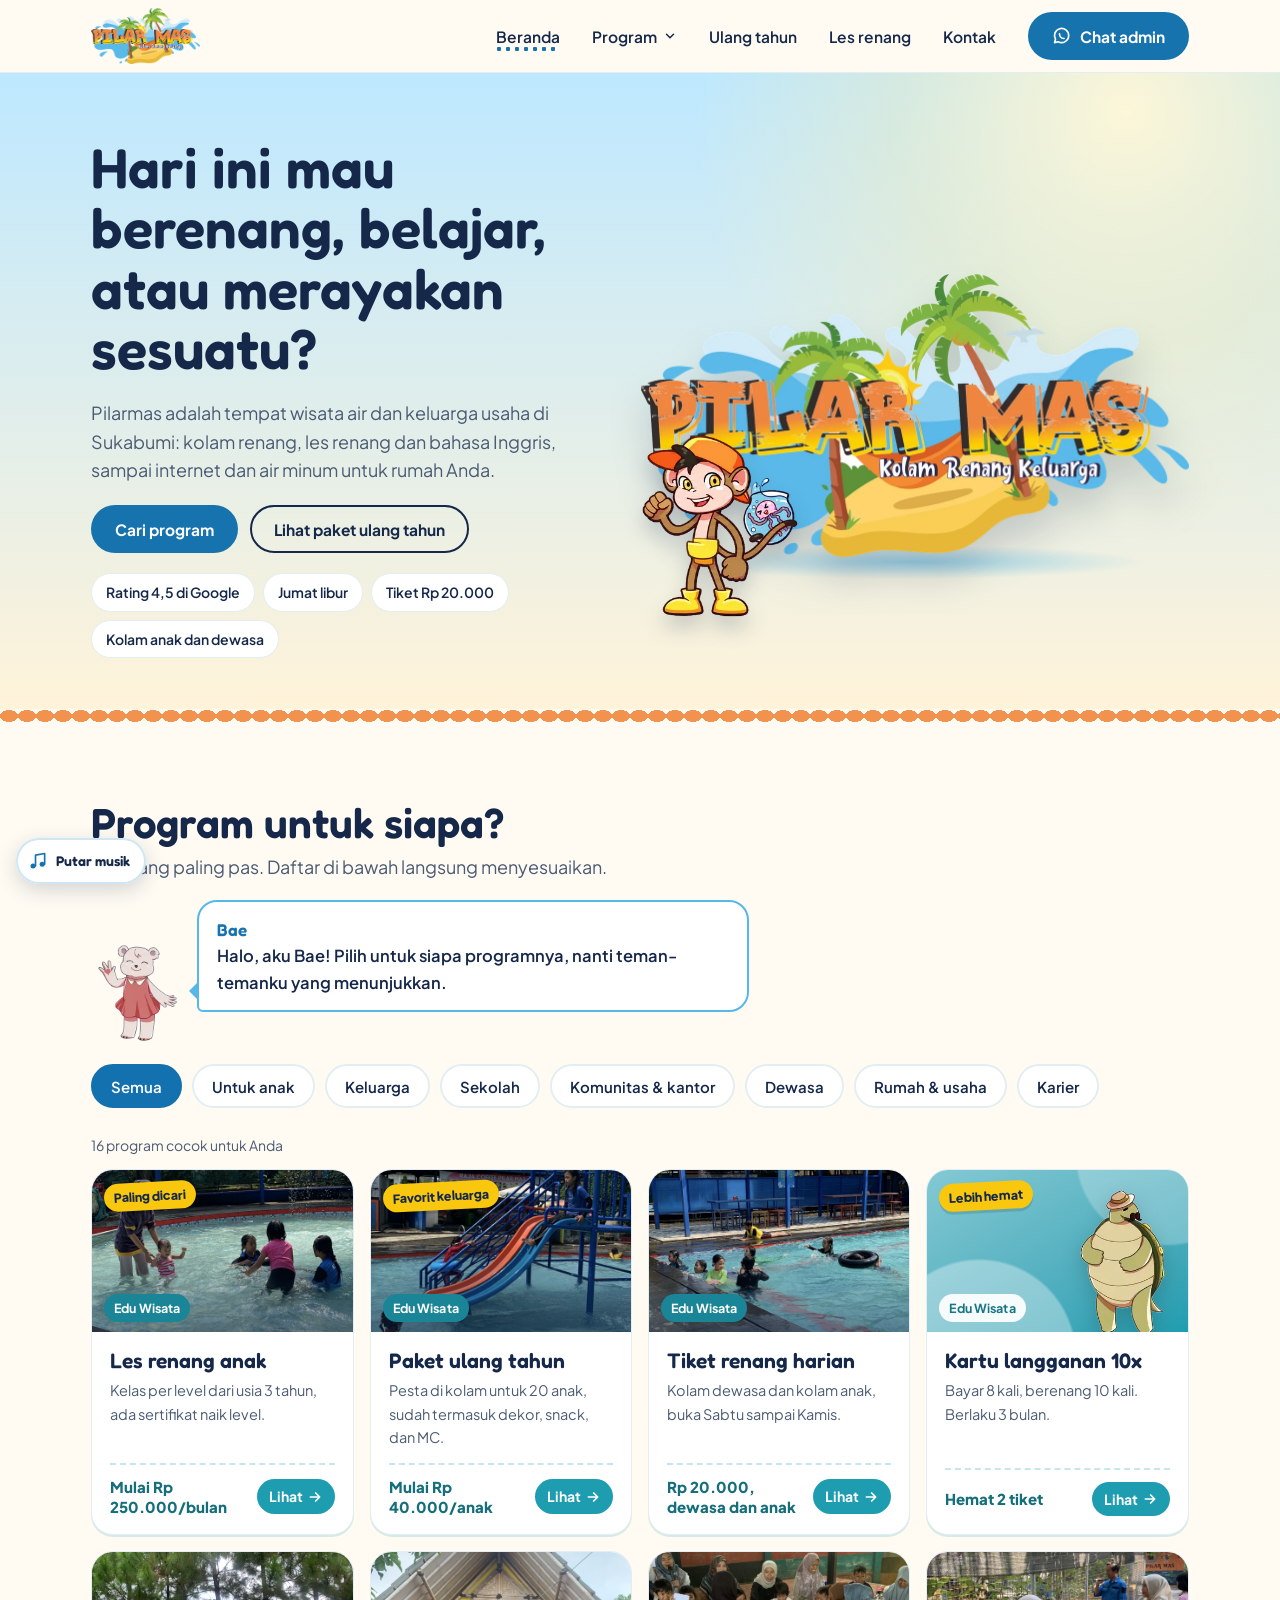
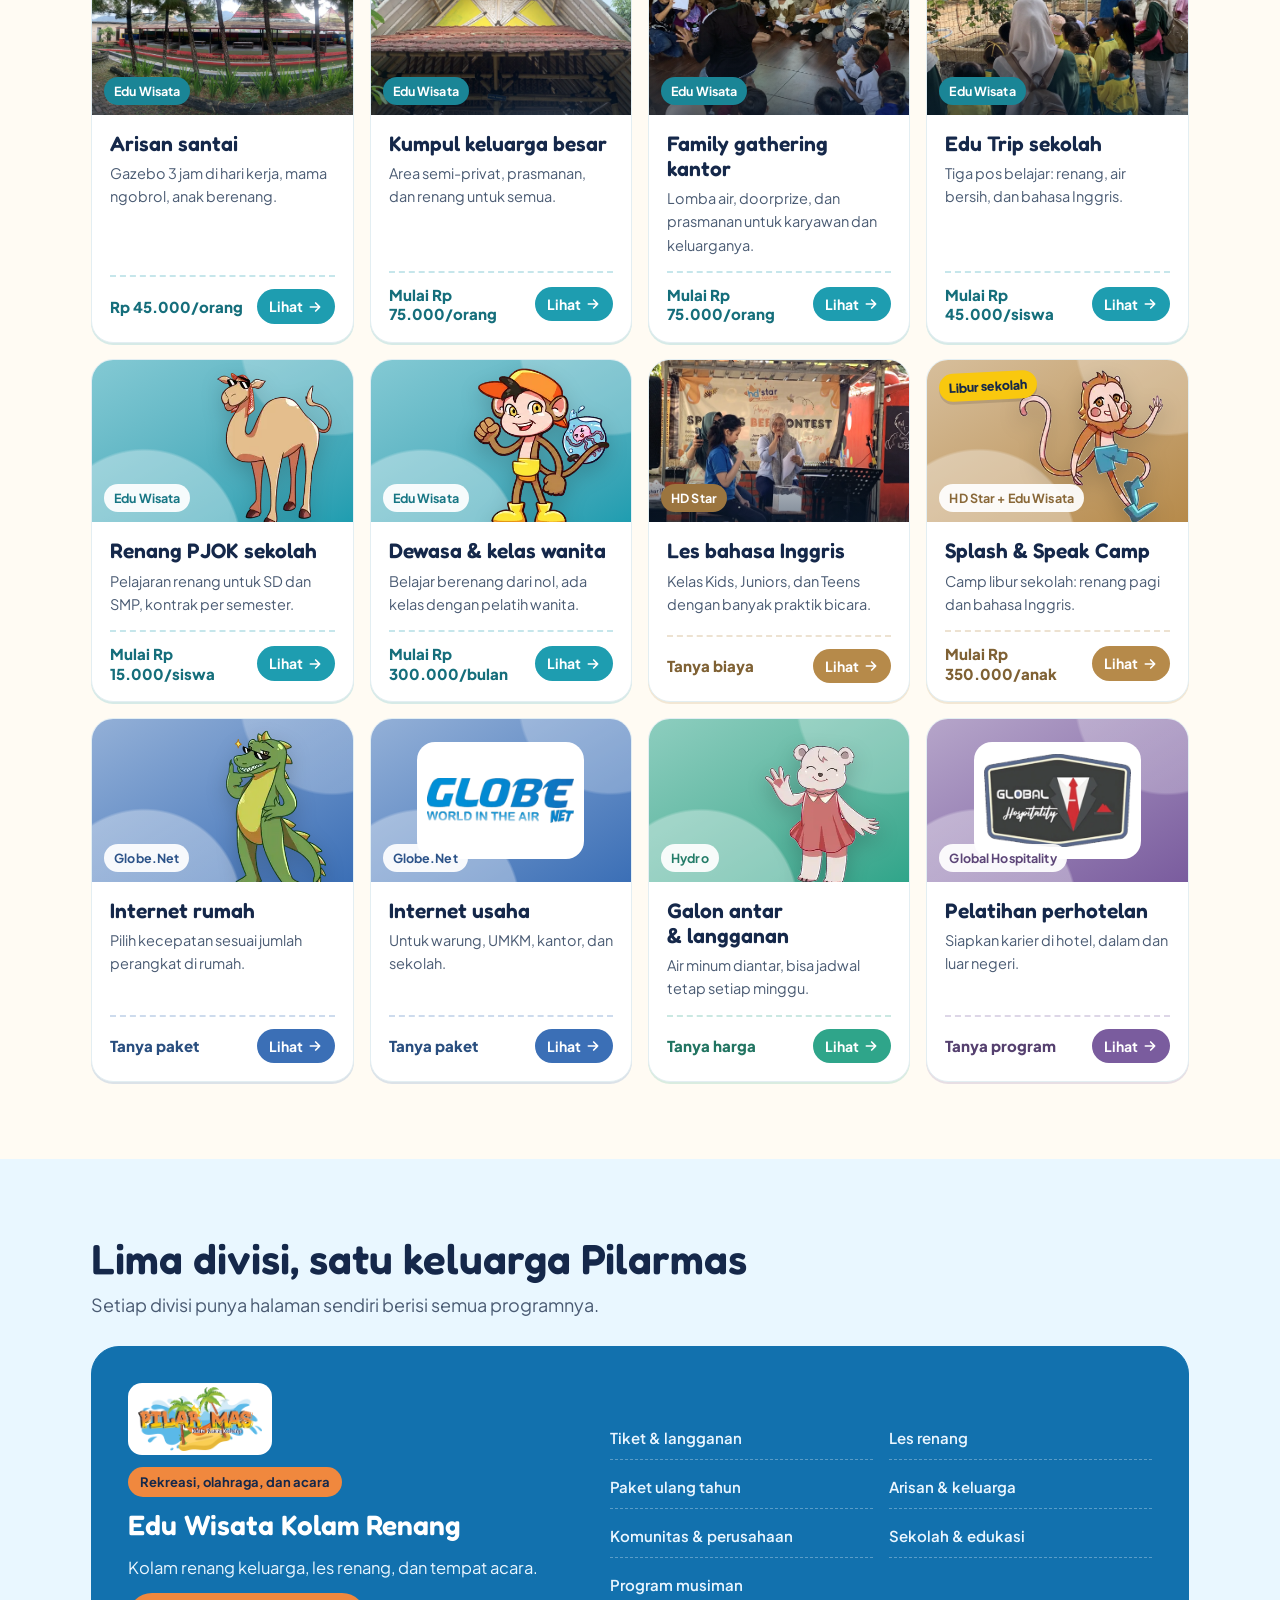
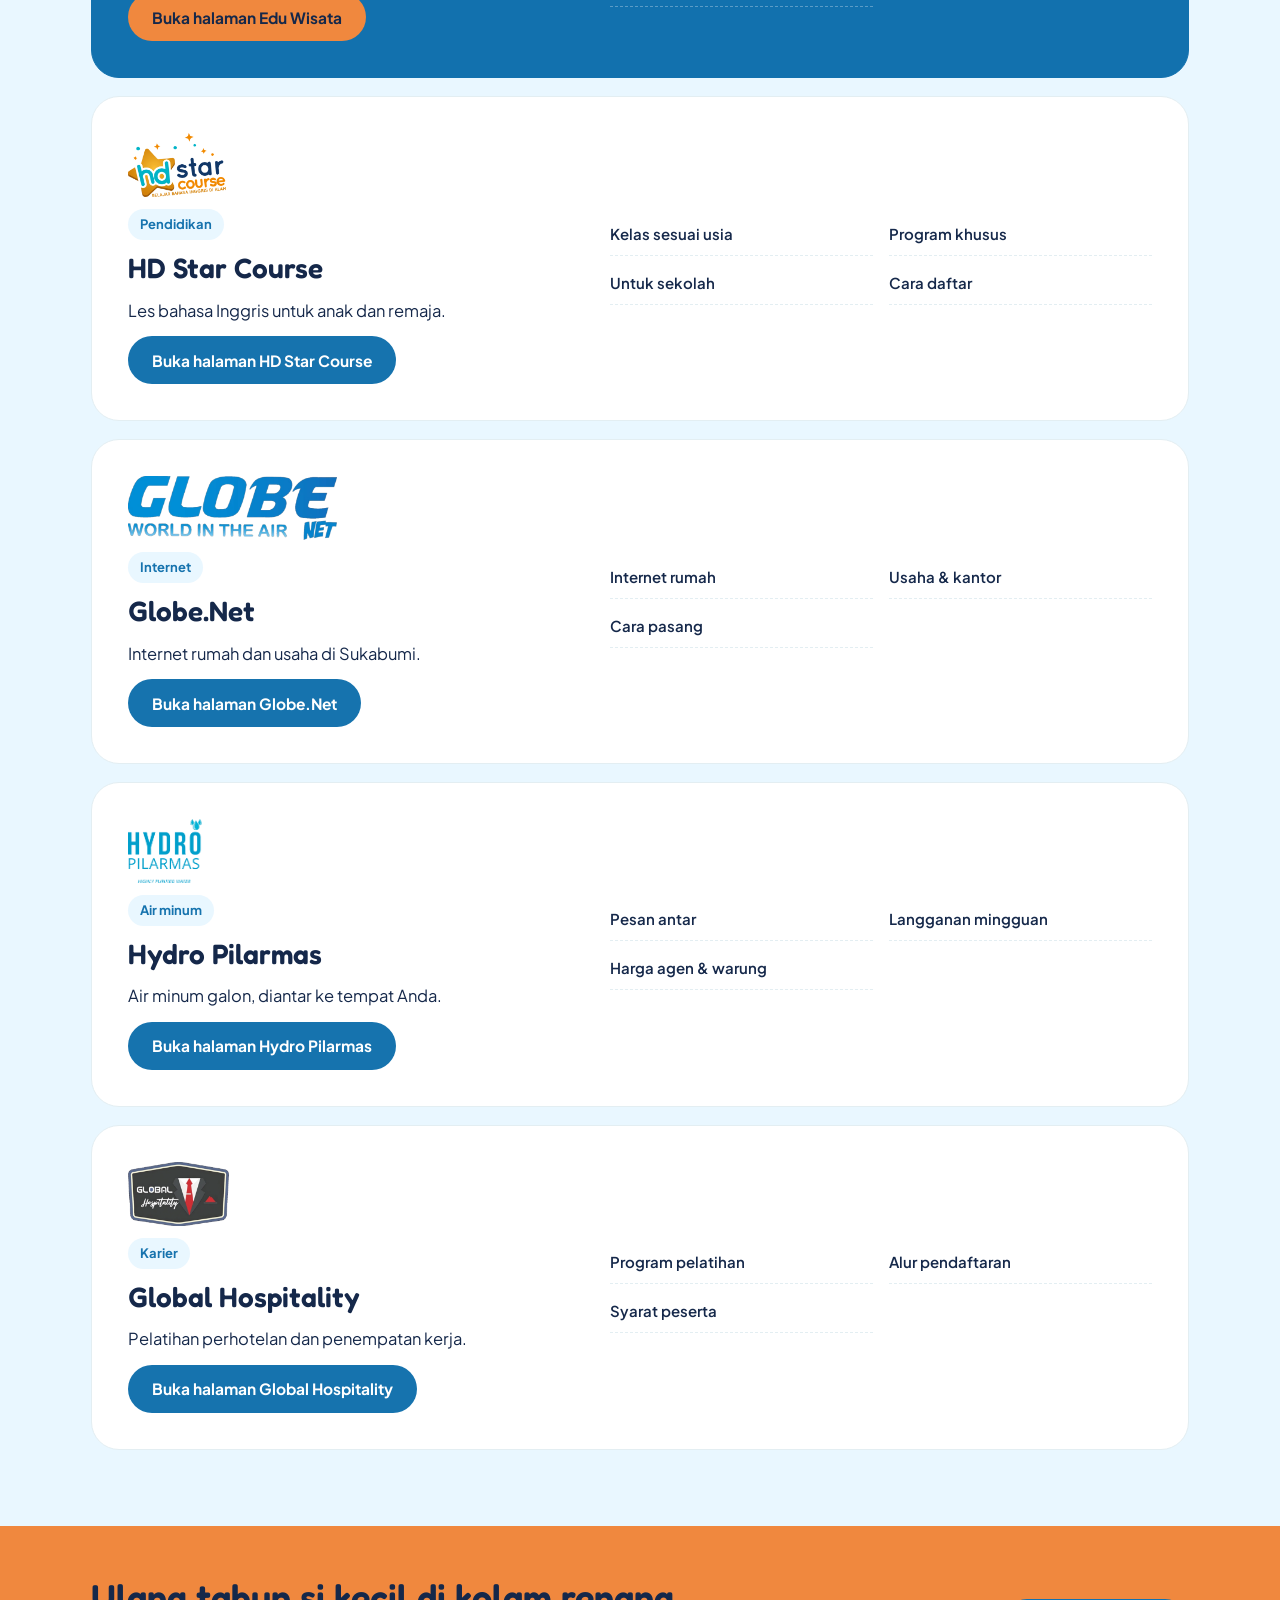
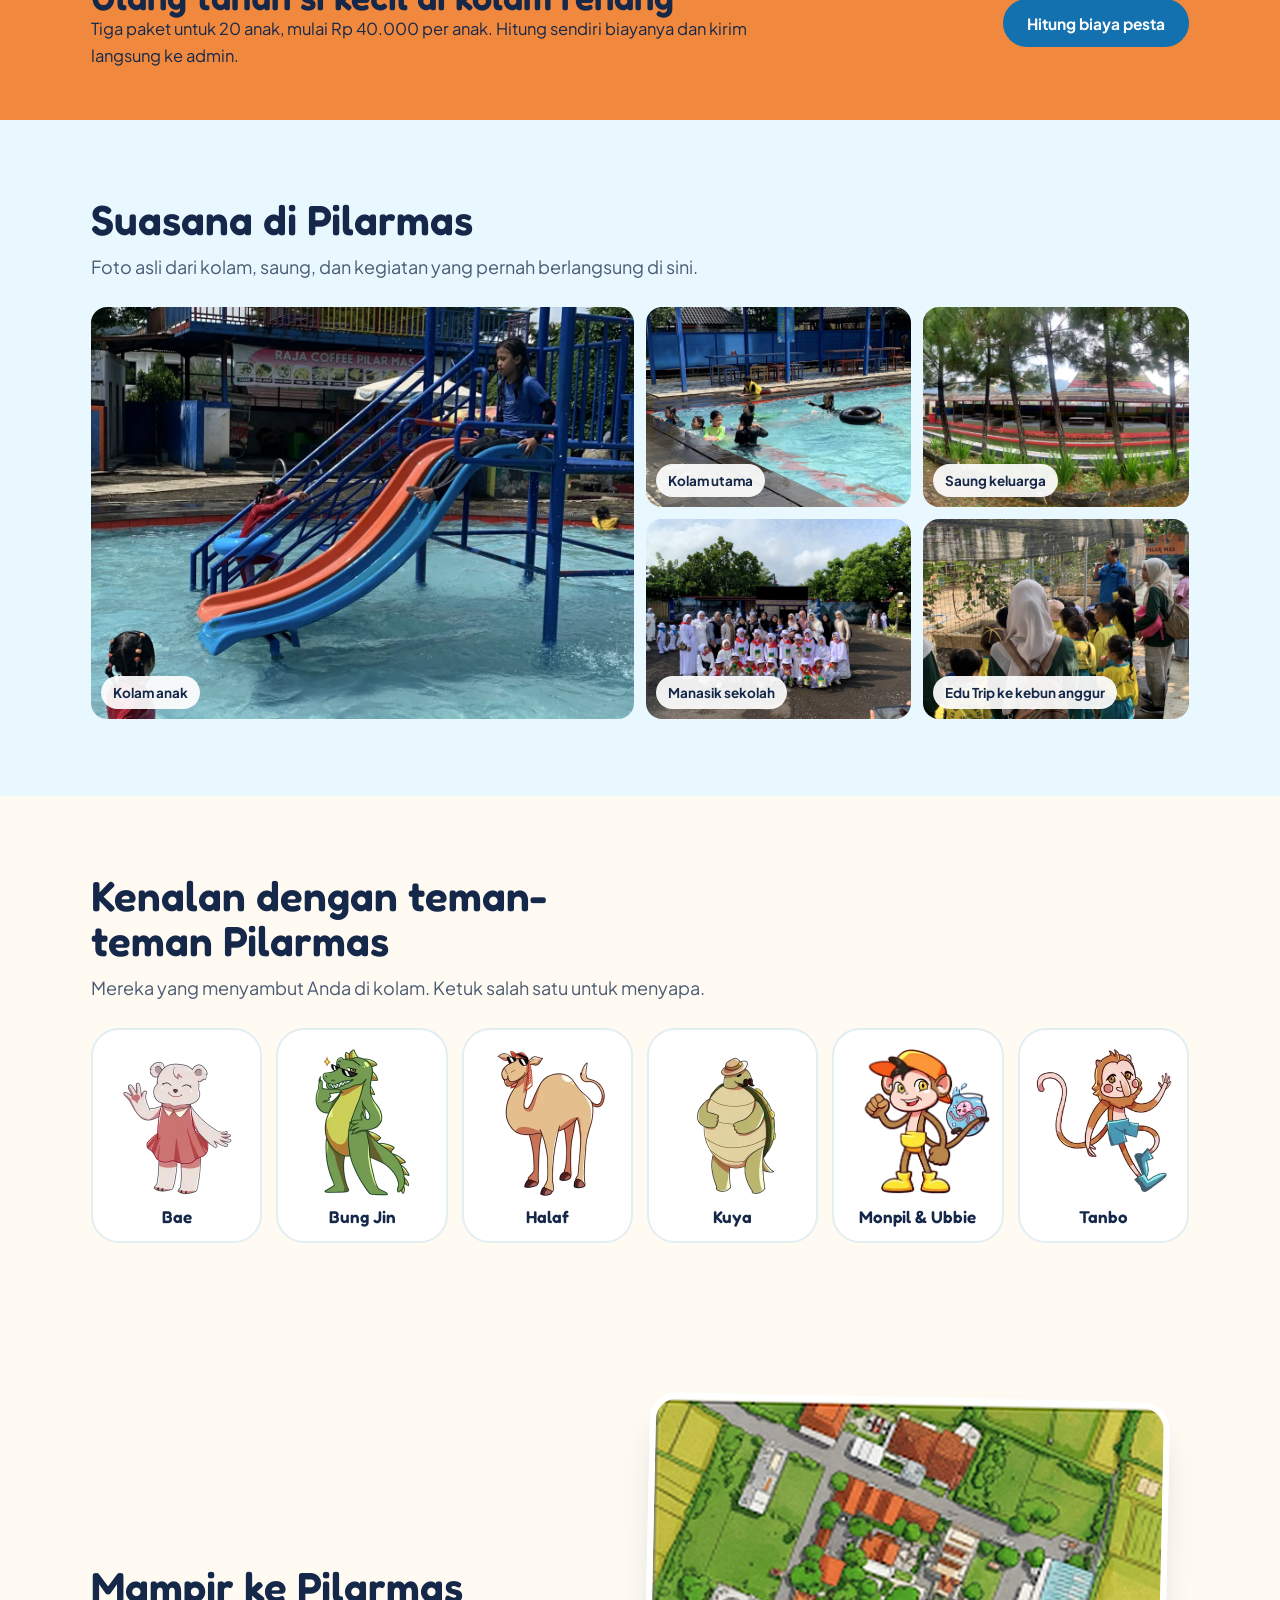
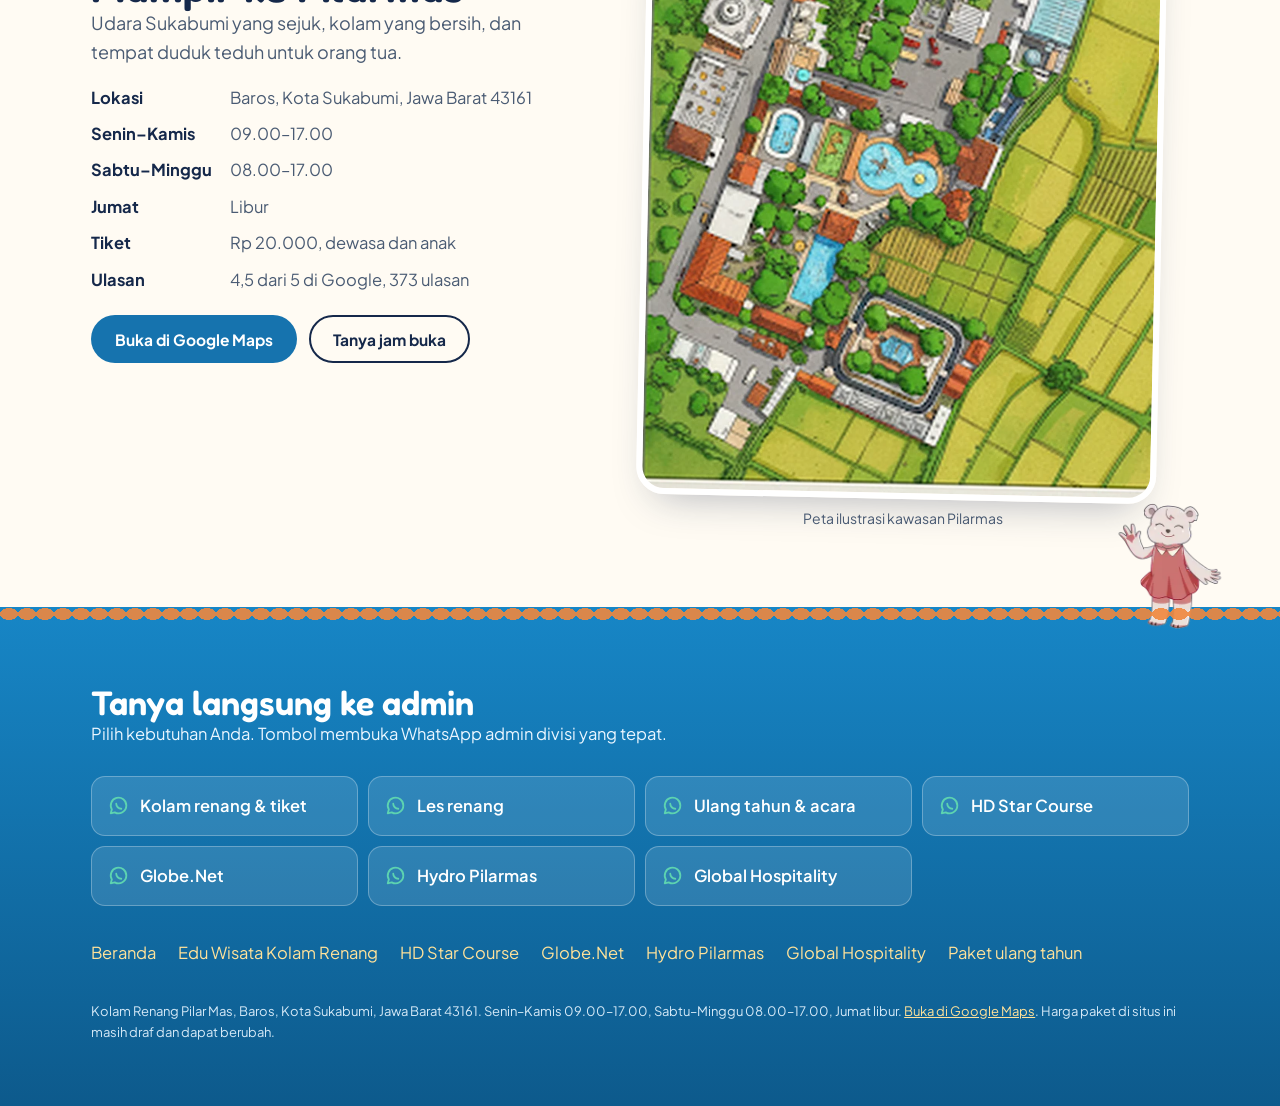
<file: index.html>
<!DOCTYPE html>
<html lang="id">
<head>
<meta charset="utf-8">
<meta name="viewport" content="width=device-width, initial-scale=1">
<title>Pilarmas Sukabumi</title>
<meta name="description" content="Kolam renang, les renang, paket ulang tahun, les bahasa Inggris, internet, dan air minum dari Pilarmas Sukabumi.">
<link rel="preconnect" href="https://fonts.googleapis.com"><link rel="preconnect" href="https://fonts.gstatic.com" crossorigin><link href="https://fonts.googleapis.com/css2?family=Fredoka:wght@500;600&family=Plus+Jakarta+Sans:wght@400;500;600;700;800&display=swap" rel="stylesheet">
<link rel="icon" href="assets/favicon.ico" sizes="any"><link rel="icon" type="image/png" sizes="32x32" href="assets/favicon-32.png"><link rel="apple-touch-icon" href="assets/apple-touch-icon.png"><meta name="theme-color" content="#1673AE"><link rel="stylesheet" href="assets/style.css?v=a661de98">
</head>
<body>
<a class="skip" href="#isi">Langsung ke isi</a><header class="top">
  <div class="wrap">
    <a class="logo" href="index.html" aria-label="Pilarmas Kolam Renang Keluarga, ke beranda"><img src="assets/logo-pilarmas-sm.png" alt="" width="130" height="67"></a>
    <nav class="nav" aria-label="Menu utama">
      <a href="index.html" aria-current="page">Beranda</a>
      <button id="progBtn" aria-expanded="false" aria-controls="mega">Program <svg class="chev" viewBox="0 0 24 24" fill="none" stroke="currentColor" stroke-width="2.5" stroke-linecap="round" aria-hidden="true"><path d="m6 9 6 6 6-6"/></svg></button>
      <a href="ulang-tahun.html">Ulang tahun</a>
      <a href="edu-wisata.html#les">Les renang</a>
      <a href="#kontak">Kontak</a>
    </nav>
    <a class="btn wa" data-wa="kolam" data-msg="Halo admin Pilarmas, saya mau tanya." href="#kontak"><svg viewBox="0 0 24 24" fill="none" stroke="currentColor" stroke-width="2" stroke-linecap="round" stroke-linejoin="round" aria-hidden="true"><path d="M20 11.5a8.5 8.5 0 0 1-12.6 7.4L3 20l1.2-4.2A8.5 8.5 0 1 1 20 11.5z"/><path d="M9 9.5c0 3 2.5 5.5 5.5 5.5"/></svg>Chat admin</a>
    <button class="burger" id="burger" aria-expanded="false" aria-controls="drawer" aria-label="Buka menu"><svg viewBox="0 0 24 24" fill="none" stroke="currentColor" stroke-width="2.2" stroke-linecap="round" aria-hidden="true"><path d="M4 7h16M4 12h16M4 17h10"/></svg></button>
  </div>
  <div class="mega" id="mega"><div class="wrap"><div class="col" style="--i:0"><h3><a href="edu-wisata.html"><span class="dot" style="background:#1E9DB0"></span>Edu Wisata Kolam Renang</a></h3><p>Kolam renang keluarga, les renang, dan tempat acara.</p><ul><li><a href="edu-wisata.html#tiket">Tiket &amp; langganan</a></li><li><a href="edu-wisata.html#les">Les renang</a></li><li><a href="ulang-tahun.html">Paket ulang tahun</a></li><li><a href="edu-wisata.html#arisan">Arisan &amp; keluarga</a></li><li><a href="edu-wisata.html#komunitas">Komunitas &amp; perusahaan</a></li><li><a href="edu-wisata.html#sekolah">Sekolah &amp; edukasi</a></li><li><a href="edu-wisata.html#musiman">Program musiman</a></li></ul></div><div class="col" style="--i:1"><h3><a href="hd-star.html"><span class="dot" style="background:#B68A4A"></span>HD Star Course</a></h3><p>Les bahasa Inggris untuk anak dan remaja.</p><ul><li><a href="hd-star.html#kelas">Kelas sesuai usia</a></li><li><a href="hd-star.html#khusus">Program khusus</a></li><li><a href="hd-star.html#sekolah">Untuk sekolah</a></li><li><a href="hd-star.html#daftar">Cara daftar</a></li></ul></div><div class="col" style="--i:2"><h3><a href="globe-net.html"><span class="dot" style="background:#3B6FB6"></span>Globe.Net</a></h3><p>Internet rumah dan usaha di Sukabumi.</p><ul><li><a href="globe-net.html#rumah">Internet rumah</a></li><li><a href="globe-net.html#usaha">Usaha &amp; kantor</a></li><li><a href="globe-net.html#pasang">Cara pasang</a></li></ul></div><div class="col" style="--i:3"><h3><a href="hydro.html"><span class="dot" style="background:#2FA58A"></span>Hydro Pilarmas</a></h3><p>Air minum galon, diantar ke tempat Anda.</p><ul><li><a href="hydro.html#layanan">Pesan antar</a></li><li><a href="hydro.html#layanan">Langganan mingguan</a></li><li><a href="hydro.html#layanan">Harga agen &amp; warung</a></li></ul></div><div class="col" style="--i:4"><h3><a href="global-hospitality.html"><span class="dot" style="background:#7A5C9E"></span>Global Hospitality</a></h3><p>Pelatihan perhotelan dan penempatan kerja.</p><ul><li><a href="global-hospitality.html#program">Program pelatihan</a></li><li><a href="global-hospitality.html#alur">Alur pendaftaran</a></li><li><a href="global-hospitality.html#syarat">Syarat peserta</a></li></ul></div></div></div>
</header>
<div class="drawer" id="drawer" role="dialog" aria-modal="true" aria-label="Menu">
  <div class="row"><a class="logo drawer-logo" href="index.html" aria-label="Pilarmas, ke beranda"><img src="assets/logo-pilarmas-sm.png" alt="" width="130" height="67"></a><button class="close" id="drawerClose" aria-label="Tutup menu"><svg viewBox="0 0 24 24" fill="none" stroke="currentColor" stroke-width="2.2" stroke-linecap="round" aria-hidden="true"><path d="M6 6l12 12M18 6 6 18"/></svg></button></div>
  <a class="item" href="index.html" style="--i:0">Beranda</a>
  <details style="--i:1"><summary>Edu Wisata Kolam Renang<svg viewBox="0 0 24 24" fill="none" stroke="currentColor" stroke-width="2.2" stroke-linecap="round" aria-hidden="true"><path d="M12 5v14M5 12h14"/></svg></summary><ul><li><a href="edu-wisata.html">Semua program Edu</a></li><li><a href="edu-wisata.html#tiket">Tiket &amp; langganan</a></li><li><a href="edu-wisata.html#les">Les renang</a></li><li><a href="ulang-tahun.html">Paket ulang tahun</a></li><li><a href="edu-wisata.html#arisan">Arisan &amp; keluarga</a></li><li><a href="edu-wisata.html#komunitas">Komunitas &amp; perusahaan</a></li><li><a href="edu-wisata.html#sekolah">Sekolah &amp; edukasi</a></li><li><a href="edu-wisata.html#musiman">Program musiman</a></li></ul></details><details style="--i:2"><summary>HD Star Course<svg viewBox="0 0 24 24" fill="none" stroke="currentColor" stroke-width="2.2" stroke-linecap="round" aria-hidden="true"><path d="M12 5v14M5 12h14"/></svg></summary><ul><li><a href="hd-star.html">Semua program HD Star Course</a></li><li><a href="hd-star.html#kelas">Kelas sesuai usia</a></li><li><a href="hd-star.html#khusus">Program khusus</a></li><li><a href="hd-star.html#sekolah">Untuk sekolah</a></li><li><a href="hd-star.html#daftar">Cara daftar</a></li></ul></details><details style="--i:3"><summary>Globe.Net<svg viewBox="0 0 24 24" fill="none" stroke="currentColor" stroke-width="2.2" stroke-linecap="round" aria-hidden="true"><path d="M12 5v14M5 12h14"/></svg></summary><ul><li><a href="globe-net.html">Semua program Globe.Net</a></li><li><a href="globe-net.html#rumah">Internet rumah</a></li><li><a href="globe-net.html#usaha">Usaha &amp; kantor</a></li><li><a href="globe-net.html#pasang">Cara pasang</a></li></ul></details><details style="--i:4"><summary>Hydro Pilarmas<svg viewBox="0 0 24 24" fill="none" stroke="currentColor" stroke-width="2.2" stroke-linecap="round" aria-hidden="true"><path d="M12 5v14M5 12h14"/></svg></summary><ul><li><a href="hydro.html">Semua program Hydro Pilarmas</a></li><li><a href="hydro.html#layanan">Pesan antar</a></li><li><a href="hydro.html#layanan">Langganan mingguan</a></li><li><a href="hydro.html#layanan">Harga agen &amp; warung</a></li></ul></details><details style="--i:5"><summary>Global Hospitality<svg viewBox="0 0 24 24" fill="none" stroke="currentColor" stroke-width="2.2" stroke-linecap="round" aria-hidden="true"><path d="M12 5v14M5 12h14"/></svg></summary><ul><li><a href="global-hospitality.html">Semua program Global Hospitality</a></li><li><a href="global-hospitality.html#program">Program pelatihan</a></li><li><a href="global-hospitality.html#alur">Alur pendaftaran</a></li><li><a href="global-hospitality.html#syarat">Syarat peserta</a></li></ul></details>
  <a class="item" href="ulang-tahun.html" style="--i:6">Paket ulang tahun</a>
  <a class="btn brass" data-wa="kolam" data-msg="Halo admin Pilarmas, saya mau tanya." href="#kontak"><svg viewBox="0 0 24 24" fill="none" stroke="currentColor" stroke-width="2" stroke-linecap="round" stroke-linejoin="round" aria-hidden="true"><path d="M20 11.5a8.5 8.5 0 0 1-12.6 7.4L3 20l1.2-4.2A8.5 8.5 0 1 1 20 11.5z"/><path d="M9 9.5c0 3 2.5 5.5 5.5 5.5"/></svg>Chat admin Pilarmas</a>
</div><main id="isi">
<section class="hero"><div class="wrap">
  <div class="text">
    <h1>Hari ini mau berenang, belajar, atau merayakan sesuatu?</h1>
    <p class="lead">Pilarmas adalah tempat wisata air dan keluarga usaha di Sukabumi: kolam renang, les renang dan bahasa Inggris, sampai internet dan air minum untuk rumah Anda.</p>
    <div class="cta"><a class="btn wa" href="#cari">Cari program</a><a class="btn ghost" href="ulang-tahun.html">Lihat paket ulang tahun</a></div>
    <ul class="facts"><li>Rating 4,5 di Google</li><li>Jumat libur</li><li>Tiket Rp 20.000</li><li>Kolam anak dan dewasa</li></ul>
  </div>
  <div class="scene mascot"><img class="char hero-char" src="assets/anim-monpil.webp" data-still="assets/char-monpil.webp" alt="Monpil &amp; Ubbie, karakter Pilarmas" width="295" height="300" loading="lazy"><span class="splash" aria-hidden="true"></span><img src="assets/logo-pilarmas.webp" alt="Logo Pilarmas Kolam Renang Keluarga: pulau dengan pohon kelapa dan hammock di tengah air" width="1100" height="568"></div>
</div></section>
<div class="rope"></div>
<section class="band finder" id="cari"><div class="wrap">
  <h2>Program untuk siapa?</h2>
  <p class="lead">Pilih yang paling pas. Daftar di bawah langsung menyesuaikan.</p>
  <div class="guide"><img class="char " id="guideChar" src="assets/anim-bae.webp" data-still="assets/char-bae.webp" alt="Bae, karakter Pilarmas" width="254" height="300" loading="lazy"><p class="bubble" aria-live="polite"><b id="guideName">Bae</b><span id="bubble">Halo, aku Bae! Pilih untuk siapa programnya, nanti teman-temanku yang menunjukkan.</span></p></div>
  <div class="chips" role="group" aria-label="Saring program"><button class="chip" data-f="semua" aria-pressed="false">Semua</button><button class="chip" data-f="anak" aria-pressed="false">Untuk anak</button><button class="chip" data-f="keluarga" aria-pressed="false">Keluarga</button><button class="chip" data-f="sekolah" aria-pressed="false">Sekolah</button><button class="chip" data-f="komunitas" aria-pressed="false">Komunitas &amp; kantor</button><button class="chip" data-f="dewasa" aria-pressed="false">Dewasa</button><button class="chip" data-f="rumah" aria-pressed="false">Rumah &amp; usaha</button><button class="chip" data-f="karier" aria-pressed="false">Karier</button></div>
  <p class="count" id="count" aria-live="polite"></p>
  <div class="grid"><a class="tile t-f" data-for="anak" href="edu-wisata.html#les" style="--c:#1E9DB0"><span class="tpic"><img src="assets/foto-kolam-anak.webp" alt="" loading="lazy"><span class="ttag">Paling dicari</span><span class="div">Edu Wisata</span></span><span class="tbody"><h3>Les renang anak</h3><p>Kelas per level dari usia 3 tahun, ada sertifikat naik level.</p><span class="tfoot"><span class="price">Mulai Rp 250.000/bulan</span><span class="more">Lihat <svg viewBox="0 0 24 24" fill="none" stroke="currentColor" stroke-width="2.5" stroke-linecap="round" stroke-linejoin="round" aria-hidden="true"><path d="M5 12h14M13 6l6 6-6 6"/></svg></span></span></span></a><a class="tile t-f" data-for="anak keluarga" href="ulang-tahun.html" style="--c:#1E9DB0"><span class="tpic"><img src="assets/foto-kolam-perosotan.webp" alt="" loading="lazy"><span class="ttag">Favorit keluarga</span><span class="div">Edu Wisata</span></span><span class="tbody"><h3>Paket ulang tahun</h3><p>Pesta di kolam untuk 20 anak, sudah termasuk dekor, snack, dan MC.</p><span class="tfoot"><span class="price">Mulai Rp 40.000/anak</span><span class="more">Lihat <svg viewBox="0 0 24 24" fill="none" stroke="currentColor" stroke-width="2.5" stroke-linecap="round" stroke-linejoin="round" aria-hidden="true"><path d="M5 12h14M13 6l6 6-6 6"/></svg></span></span></span></a><a class="tile t-f" data-for="keluarga anak" href="edu-wisata.html#tiket" style="--c:#1E9DB0"><span class="tpic"><img src="assets/foto-kolam-utama.webp" alt="" loading="lazy"><span class="div">Edu Wisata</span></span><span class="tbody"><h3>Tiket renang harian</h3><p>Kolam dewasa dan kolam anak, buka Sabtu sampai Kamis.</p><span class="tfoot"><span class="price">Rp 20.000, dewasa dan anak</span><span class="more">Lihat <svg viewBox="0 0 24 24" fill="none" stroke="currentColor" stroke-width="2.5" stroke-linecap="round" stroke-linejoin="round" aria-hidden="true"><path d="M5 12h14M13 6l6 6-6 6"/></svg></span></span></span></a><a class="tile t-c" data-for="keluarga" href="edu-wisata.html#tiket" style="--c:#1E9DB0"><span class="tpic"><img class="tchar" src="assets/anim-kuya.webp" data-still="assets/char-kuya.webp" alt="" loading="lazy"><span class="ttag">Lebih hemat</span><span class="div">Edu Wisata</span></span><span class="tbody"><h3>Kartu langganan 10x</h3><p>Bayar 8 kali, berenang 10 kali. Berlaku 3 bulan.</p><span class="tfoot"><span class="price">Hemat 2 tiket</span><span class="more">Lihat <svg viewBox="0 0 24 24" fill="none" stroke="currentColor" stroke-width="2.5" stroke-linecap="round" stroke-linejoin="round" aria-hidden="true"><path d="M5 12h14M13 6l6 6-6 6"/></svg></span></span></span></a><a class="tile t-f" data-for="keluarga komunitas" href="edu-wisata.html#arisan" style="--c:#1E9DB0"><span class="tpic"><img src="assets/foto-saung.webp" alt="" loading="lazy"><span class="div">Edu Wisata</span></span><span class="tbody"><h3>Arisan santai</h3><p>Gazebo 3 jam di hari kerja, mama ngobrol, anak berenang.</p><span class="tfoot"><span class="price">Rp 45.000/orang</span><span class="more">Lihat <svg viewBox="0 0 24 24" fill="none" stroke="currentColor" stroke-width="2.5" stroke-linecap="round" stroke-linejoin="round" aria-hidden="true"><path d="M5 12h14M13 6l6 6-6 6"/></svg></span></span></span></a><a class="tile t-f" data-for="keluarga" href="edu-wisata.html#arisan" style="--c:#1E9DB0"><span class="tpic"><img src="assets/foto-saung-bambu.webp" alt="" loading="lazy"><span class="div">Edu Wisata</span></span><span class="tbody"><h3>Kumpul keluarga besar</h3><p>Area semi-privat, prasmanan, dan renang untuk semua.</p><span class="tfoot"><span class="price">Mulai Rp 75.000/orang</span><span class="more">Lihat <svg viewBox="0 0 24 24" fill="none" stroke="currentColor" stroke-width="2.5" stroke-linecap="round" stroke-linejoin="round" aria-hidden="true"><path d="M5 12h14M13 6l6 6-6 6"/></svg></span></span></span></a><a class="tile t-f" data-for="komunitas" href="edu-wisata.html#komunitas" style="--c:#1E9DB0"><span class="tpic"><img src="assets/foto-kegiatan-saung.webp" alt="" loading="lazy"><span class="div">Edu Wisata</span></span><span class="tbody"><h3>Family gathering kantor</h3><p>Lomba air, doorprize, dan prasmanan untuk karyawan dan keluarganya.</p><span class="tfoot"><span class="price">Mulai Rp 75.000/orang</span><span class="more">Lihat <svg viewBox="0 0 24 24" fill="none" stroke="currentColor" stroke-width="2.5" stroke-linecap="round" stroke-linejoin="round" aria-hidden="true"><path d="M5 12h14M13 6l6 6-6 6"/></svg></span></span></span></a><a class="tile t-f" data-for="sekolah anak" href="edu-wisata.html#sekolah" style="--c:#1E9DB0"><span class="tpic"><img src="assets/foto-edu-trip.webp" alt="" loading="lazy"><span class="div">Edu Wisata</span></span><span class="tbody"><h3>Edu Trip sekolah</h3><p>Tiga pos belajar: renang, air bersih, dan bahasa Inggris.</p><span class="tfoot"><span class="price">Mulai Rp 45.000/siswa</span><span class="more">Lihat <svg viewBox="0 0 24 24" fill="none" stroke="currentColor" stroke-width="2.5" stroke-linecap="round" stroke-linejoin="round" aria-hidden="true"><path d="M5 12h14M13 6l6 6-6 6"/></svg></span></span></span></a><a class="tile t-c" data-for="sekolah" href="edu-wisata.html#les" style="--c:#1E9DB0"><span class="tpic"><img class="tchar" src="assets/anim-halaf.webp" data-still="assets/char-halaf.webp" alt="" loading="lazy"><span class="div">Edu Wisata</span></span><span class="tbody"><h3>Renang PJOK sekolah</h3><p>Pelajaran renang untuk SD dan SMP, kontrak per semester.</p><span class="tfoot"><span class="price">Mulai Rp 15.000/siswa</span><span class="more">Lihat <svg viewBox="0 0 24 24" fill="none" stroke="currentColor" stroke-width="2.5" stroke-linecap="round" stroke-linejoin="round" aria-hidden="true"><path d="M5 12h14M13 6l6 6-6 6"/></svg></span></span></span></a><a class="tile t-c" data-for="dewasa" href="edu-wisata.html#les" style="--c:#1E9DB0"><span class="tpic"><img class="tchar" src="assets/anim-monpil.webp" data-still="assets/char-monpil.webp" alt="" loading="lazy"><span class="div">Edu Wisata</span></span><span class="tbody"><h3>Dewasa &amp; kelas wanita</h3><p>Belajar berenang dari nol, ada kelas dengan pelatih wanita.</p><span class="tfoot"><span class="price">Mulai Rp 300.000/bulan</span><span class="more">Lihat <svg viewBox="0 0 24 24" fill="none" stroke="currentColor" stroke-width="2.5" stroke-linecap="round" stroke-linejoin="round" aria-hidden="true"><path d="M5 12h14M13 6l6 6-6 6"/></svg></span></span></span></a><a class="tile t-f" data-for="anak" href="hd-star.html#kelas" style="--c:#B68A4A"><span class="tpic"><img src="assets/foto-spelling-bee.webp" alt="" loading="lazy"><span class="div">HD Star</span></span><span class="tbody"><h3>Les bahasa Inggris</h3><p>Kelas Kids, Juniors, dan Teens dengan banyak praktik bicara.</p><span class="tfoot"><span class="price">Tanya biaya</span><span class="more">Lihat <svg viewBox="0 0 24 24" fill="none" stroke="currentColor" stroke-width="2.5" stroke-linecap="round" stroke-linejoin="round" aria-hidden="true"><path d="M5 12h14M13 6l6 6-6 6"/></svg></span></span></span></a><a class="tile t-c" data-for="anak sekolah" href="edu-wisata.html#musiman" style="--c:#B68A4A"><span class="tpic"><img class="tchar" src="assets/anim-tanbo.webp" data-still="assets/char-tanbo.webp" alt="" loading="lazy"><span class="ttag">Libur sekolah</span><span class="div">HD Star + Edu Wisata</span></span><span class="tbody"><h3>Splash &amp; Speak Camp</h3><p>Camp libur sekolah: renang pagi dan bahasa Inggris.</p><span class="tfoot"><span class="price">Mulai Rp 350.000/anak</span><span class="more">Lihat <svg viewBox="0 0 24 24" fill="none" stroke="currentColor" stroke-width="2.5" stroke-linecap="round" stroke-linejoin="round" aria-hidden="true"><path d="M5 12h14M13 6l6 6-6 6"/></svg></span></span></span></a><a class="tile t-c" data-for="rumah" href="globe-net.html#rumah" style="--c:#3B6FB6"><span class="tpic"><img class="tchar" src="assets/anim-bungjin.webp" data-still="assets/char-bungjin.webp" alt="" loading="lazy"><span class="div">Globe.Net</span></span><span class="tbody"><h3>Internet rumah</h3><p>Pilih kecepatan sesuai jumlah perangkat di rumah.</p><span class="tfoot"><span class="price">Tanya paket</span><span class="more">Lihat <svg viewBox="0 0 24 24" fill="none" stroke="currentColor" stroke-width="2.5" stroke-linecap="round" stroke-linejoin="round" aria-hidden="true"><path d="M5 12h14M13 6l6 6-6 6"/></svg></span></span></span></a><a class="tile t-l" data-for="rumah komunitas sekolah" href="globe-net.html#usaha" style="--c:#3B6FB6"><span class="tpic"><img class="tlogo" src="assets/logo-globenet.webp" alt="" loading="lazy"><span class="div">Globe.Net</span></span><span class="tbody"><h3>Internet usaha</h3><p>Untuk warung, UMKM, kantor, dan sekolah.</p><span class="tfoot"><span class="price">Tanya paket</span><span class="more">Lihat <svg viewBox="0 0 24 24" fill="none" stroke="currentColor" stroke-width="2.5" stroke-linecap="round" stroke-linejoin="round" aria-hidden="true"><path d="M5 12h14M13 6l6 6-6 6"/></svg></span></span></span></a><a class="tile t-c" data-for="rumah" href="hydro.html#layanan" style="--c:#2FA58A"><span class="tpic"><img class="tchar" src="assets/anim-bae.webp" data-still="assets/char-bae.webp" alt="" loading="lazy"><span class="div">Hydro</span></span><span class="tbody"><h3>Galon antar &amp; langganan</h3><p>Air minum diantar, bisa jadwal tetap setiap minggu.</p><span class="tfoot"><span class="price">Tanya harga</span><span class="more">Lihat <svg viewBox="0 0 24 24" fill="none" stroke="currentColor" stroke-width="2.5" stroke-linecap="round" stroke-linejoin="round" aria-hidden="true"><path d="M5 12h14M13 6l6 6-6 6"/></svg></span></span></span></a><a class="tile t-l" data-for="dewasa karier" href="global-hospitality.html#program" style="--c:#7A5C9E"><span class="tpic"><img class="tlogo" src="assets/logo-gh.webp" alt="" loading="lazy"><span class="div">Global Hospitality</span></span><span class="tbody"><h3>Pelatihan perhotelan</h3><p>Siapkan karier di hotel, dalam dan luar negeri.</p><span class="tfoot"><span class="price">Tanya program</span><span class="more">Lihat <svg viewBox="0 0 24 24" fill="none" stroke="currentColor" stroke-width="2.5" stroke-linecap="round" stroke-linejoin="round" aria-hidden="true"><path d="M5 12h14M13 6l6 6-6 6"/></svg></span></span></span></a></div>
</div></section>
<section class="band" style="background:var(--water-3)"><div class="wrap">
  <div class="sec-head"><h2>Lima divisi, satu keluarga Pilarmas</h2><p class="lead">Setiap divisi punya halaman sendiri berisi semua programnya.</p></div>
  <div class="divs"><article class="div-row feature"><div class="head"><img class="div-logo" src="assets/logo-pilarmas.webp" alt="Logo Edu Wisata Kolam Renang" loading="lazy"><span class="badge" style="justify-self:start">Rekreasi, olahraga, dan acara</span><h3 style="font-size:28px">Edu Wisata Kolam Renang</h3><p>Kolam renang keluarga, les renang, dan tempat acara.</p><a class="btn brass" style="justify-self:start" href="edu-wisata.html">Buka halaman Edu Wisata</a></div><ul><li><a href="edu-wisata.html#tiket">Tiket &amp; langganan</a></li><li><a href="edu-wisata.html#les">Les renang</a></li><li><a href="ulang-tahun.html">Paket ulang tahun</a></li><li><a href="edu-wisata.html#arisan">Arisan &amp; keluarga</a></li><li><a href="edu-wisata.html#komunitas">Komunitas &amp; perusahaan</a></li><li><a href="edu-wisata.html#sekolah">Sekolah &amp; edukasi</a></li><li><a href="edu-wisata.html#musiman">Program musiman</a></li></ul></article><article class="div-row"><div class="head"><img class="div-logo" src="assets/logo-hdstar.webp" alt="Logo HD Star Course" loading="lazy"><span class="badge" style="justify-self:start">Pendidikan</span><h3 style="font-size:28px">HD Star Course</h3><p>Les bahasa Inggris untuk anak dan remaja.</p><a class="btn wa" style="justify-self:start" href="hd-star.html">Buka halaman HD Star Course</a></div><ul><li><a href="hd-star.html#kelas">Kelas sesuai usia</a></li><li><a href="hd-star.html#khusus">Program khusus</a></li><li><a href="hd-star.html#sekolah">Untuk sekolah</a></li><li><a href="hd-star.html#daftar">Cara daftar</a></li></ul></article><article class="div-row"><div class="head"><img class="div-logo" src="assets/logo-globenet.webp" alt="Logo Globe.Net" loading="lazy"><span class="badge" style="justify-self:start">Internet</span><h3 style="font-size:28px">Globe.Net</h3><p>Internet rumah dan usaha di Sukabumi.</p><a class="btn wa" style="justify-self:start" href="globe-net.html">Buka halaman Globe.Net</a></div><ul><li><a href="globe-net.html#rumah">Internet rumah</a></li><li><a href="globe-net.html#usaha">Usaha &amp; kantor</a></li><li><a href="globe-net.html#pasang">Cara pasang</a></li></ul></article><article class="div-row"><div class="head"><img class="div-logo" src="assets/logo-hydro.webp" alt="Logo Hydro Pilarmas" loading="lazy"><span class="badge" style="justify-self:start">Air minum</span><h3 style="font-size:28px">Hydro Pilarmas</h3><p>Air minum galon, diantar ke tempat Anda.</p><a class="btn wa" style="justify-self:start" href="hydro.html">Buka halaman Hydro Pilarmas</a></div><ul><li><a href="hydro.html#layanan">Pesan antar</a></li><li><a href="hydro.html#layanan">Langganan mingguan</a></li><li><a href="hydro.html#layanan">Harga agen &amp; warung</a></li></ul></article><article class="div-row"><div class="head"><img class="div-logo" src="assets/logo-gh.webp" alt="Logo Global Hospitality" loading="lazy"><span class="badge" style="justify-self:start">Karier</span><h3 style="font-size:28px">Global Hospitality</h3><p>Pelatihan perhotelan dan penempatan kerja.</p><a class="btn wa" style="justify-self:start" href="global-hospitality.html">Buka halaman Global Hospitality</a></div><ul><li><a href="global-hospitality.html#program">Program pelatihan</a></li><li><a href="global-hospitality.html#alur">Alur pendaftaran</a></li><li><a href="global-hospitality.html#syarat">Syarat peserta</a></li></ul></article></div></div></section><section class="promo"><div class="wrap"><div><h2>Ulang tahun si kecil di kolam renang</h2><p>Tiga paket untuk 20 anak, mulai Rp 40.000 per anak. Hitung sendiri biayanya dan kirim langsung ke admin.</p></div><a class="btn" style="background:var(--deep);color:#fff" href="ulang-tahun.html#hitung">Hitung biaya pesta</a></div></section><section class="band" id="suasana" style="background:var(--water-3)"><div class="wrap">
  <div class="sec-head"><h2>Suasana di Pilarmas</h2><p class="lead">Foto asli dari kolam, saung, dan kegiatan yang pernah berlangsung di sini.</p></div>
  <div class="gallery">
    <figure class="g-big"><img src="assets/foto-kolam-perosotan.webp" alt="Anak-anak bermain perosotan di kolam anak" loading="lazy"><figcaption>Kolam anak</figcaption></figure>
    <figure><img src="assets/foto-kolam-utama.webp" alt="Kolam utama Pilarmas" loading="lazy"><figcaption>Kolam utama</figcaption></figure>
    <figure><img src="assets/foto-saung.webp" alt="Saung Pilarmas" loading="lazy"><figcaption>Saung keluarga</figcaption></figure>
    <figure><img src="assets/foto-manasik.webp" alt="Acara manasik rombongan sekolah" loading="lazy"><figcaption>Manasik sekolah</figcaption></figure>
    <figure><img src="assets/foto-edu-trip.webp" alt="Kunjungan TK ke kebun anggur" loading="lazy"><figcaption>Edu Trip ke kebun anggur</figcaption></figure>
  </div>
</div></section><section class="band pals-band" id="teman"><div class="wrap">
  <div class="sec-head"><h2>Kenalan dengan teman-teman Pilarmas</h2><p class="lead">Mereka yang menyambut Anda di kolam. Ketuk salah satu untuk menyapa.</p></div>
  <div class="pals"><button class="pal" data-hi="Bae"><img class="char " src="assets/anim-bae.webp" data-still="assets/char-bae.webp" alt="" width="254" height="300" loading="lazy"><span>Bae</span></button><button class="pal" data-hi="Bung Jin"><img class="char " src="assets/anim-bungjin.webp" data-still="assets/char-bungjin.webp" alt="" width="210" height="300" loading="lazy"><span>Bung Jin</span></button><button class="pal" data-hi="Halaf"><img class="char " src="assets/anim-halaf.webp" data-still="assets/char-halaf.webp" alt="" width="232" height="300" loading="lazy"><span>Halaf</span></button><button class="pal" data-hi="Kuya"><img class="char " src="assets/anim-kuya.webp" data-still="assets/char-kuya.webp" alt="" width="180" height="300" loading="lazy"><span>Kuya</span></button><button class="pal" data-hi="Monpil &amp; Ubbie"><img class="char " src="assets/anim-monpil.webp" data-still="assets/char-monpil.webp" alt="" width="295" height="300" loading="lazy"><span>Monpil &amp; Ubbie</span></button><button class="pal" data-hi="Tanbo"><img class="char " src="assets/anim-tanbo.webp" data-still="assets/char-tanbo.webp" alt="" width="250" height="260" loading="lazy"><span>Tanbo</span></button></div>
</div></section><section class="band" id="lokasi"><div class="wrap visit">
  <div><h2>Mampir ke Pilarmas</h2><p class="lead">Udara Sukabumi yang sejuk, kolam yang bersih, dan tempat duduk teduh untuk orang tua.</p>
  <dl><dt>Lokasi</dt><dd>Baros, Kota Sukabumi, Jawa Barat 43161</dd><dt>Senin–Kamis</dt><dd>09.00–17.00</dd><dt>Sabtu–Minggu</dt><dd>08.00–17.00</dd><dt>Jumat</dt><dd>Libur</dd><dt>Tiket</dt><dd>Rp 20.000, dewasa dan anak</dd><dt>Ulasan</dt><dd>4,5 dari 5 di Google, 373 ulasan</dd></dl>
  <div class="cta"><a class="btn wa" href="https://www.google.com/maps/search/?api=1&query=Kolam+Renang+Pilar+Mas&query_place_id=ChIJv0X-8mlHaC4R28F2sM2gNaU">Buka di Google Maps</a><a class="btn ghost" data-wa="kolam" data-msg="Halo Pilarmas, hari ini buka jam berapa?" href="#kontak">Tanya jam buka</a></div></div>
  <figure class="map"><img src="assets/peta-pilarmas.webp" alt="Peta ilustrasi kawasan Pilarmas: kolam renang, gazebo, gedung, dan sawah di sekitarnya" width="669" height="909" loading="lazy"><figcaption>Peta ilustrasi kawasan Pilarmas</figcaption></figure>
</div></section>
</main><footer class="foot" id="kontak">
  <img class="char foot-char" src="assets/anim-bae.webp" data-still="assets/char-bae.webp" alt="Bae, karakter Pilarmas" width="254" height="300" loading="lazy">
  <div class="rope"></div>
  <div class="wrap">
    <div><h2>Tanya langsung ke admin</h2><p>Pilih kebutuhan Anda. Tombol membuka WhatsApp admin divisi yang tepat.</p></div>
    <div class="wa-grid"><a data-wa="kolam" href="#kontak"><svg viewBox="0 0 24 24" fill="none" stroke="currentColor" stroke-width="2" stroke-linecap="round" stroke-linejoin="round" aria-hidden="true"><path d="M20 11.5a8.5 8.5 0 0 1-12.6 7.4L3 20l1.2-4.2A8.5 8.5 0 1 1 20 11.5z"/><path d="M9 9.5c0 3 2.5 5.5 5.5 5.5"/></svg>Kolam renang &amp; tiket</a><a data-wa="les" href="#kontak"><svg viewBox="0 0 24 24" fill="none" stroke="currentColor" stroke-width="2" stroke-linecap="round" stroke-linejoin="round" aria-hidden="true"><path d="M20 11.5a8.5 8.5 0 0 1-12.6 7.4L3 20l1.2-4.2A8.5 8.5 0 1 1 20 11.5z"/><path d="M9 9.5c0 3 2.5 5.5 5.5 5.5"/></svg>Les renang</a><a data-wa="acara" href="#kontak"><svg viewBox="0 0 24 24" fill="none" stroke="currentColor" stroke-width="2" stroke-linecap="round" stroke-linejoin="round" aria-hidden="true"><path d="M20 11.5a8.5 8.5 0 0 1-12.6 7.4L3 20l1.2-4.2A8.5 8.5 0 1 1 20 11.5z"/><path d="M9 9.5c0 3 2.5 5.5 5.5 5.5"/></svg>Ulang tahun &amp; acara</a><a data-wa="hdstar" href="#kontak"><svg viewBox="0 0 24 24" fill="none" stroke="currentColor" stroke-width="2" stroke-linecap="round" stroke-linejoin="round" aria-hidden="true"><path d="M20 11.5a8.5 8.5 0 0 1-12.6 7.4L3 20l1.2-4.2A8.5 8.5 0 1 1 20 11.5z"/><path d="M9 9.5c0 3 2.5 5.5 5.5 5.5"/></svg>HD Star Course</a><a data-wa="globenet" href="#kontak"><svg viewBox="0 0 24 24" fill="none" stroke="currentColor" stroke-width="2" stroke-linecap="round" stroke-linejoin="round" aria-hidden="true"><path d="M20 11.5a8.5 8.5 0 0 1-12.6 7.4L3 20l1.2-4.2A8.5 8.5 0 1 1 20 11.5z"/><path d="M9 9.5c0 3 2.5 5.5 5.5 5.5"/></svg>Globe.Net</a><a data-wa="hydro" href="#kontak"><svg viewBox="0 0 24 24" fill="none" stroke="currentColor" stroke-width="2" stroke-linecap="round" stroke-linejoin="round" aria-hidden="true"><path d="M20 11.5a8.5 8.5 0 0 1-12.6 7.4L3 20l1.2-4.2A8.5 8.5 0 1 1 20 11.5z"/><path d="M9 9.5c0 3 2.5 5.5 5.5 5.5"/></svg>Hydro Pilarmas</a><a data-wa="gh" href="#kontak"><svg viewBox="0 0 24 24" fill="none" stroke="currentColor" stroke-width="2" stroke-linecap="round" stroke-linejoin="round" aria-hidden="true"><path d="M20 11.5a8.5 8.5 0 0 1-12.6 7.4L3 20l1.2-4.2A8.5 8.5 0 1 1 20 11.5z"/><path d="M9 9.5c0 3 2.5 5.5 5.5 5.5"/></svg>Global Hospitality</a></div>
    <nav aria-label="Semua halaman"><a href="index.html">Beranda</a><a href="edu-wisata.html">Edu Wisata Kolam Renang</a><a href="hd-star.html">HD Star Course</a><a href="globe-net.html">Globe.Net</a><a href="hydro.html">Hydro Pilarmas</a><a href="global-hospitality.html">Global Hospitality</a><a href="ulang-tahun.html">Paket ulang tahun</a></nav>
    <small>Kolam Renang Pilar Mas, Baros, Kota Sukabumi, Jawa Barat 43161. Senin–Kamis 09.00–17.00, Sabtu–Minggu 08.00–17.00, Jumat libur. <a href="https://www.google.com/maps/search/?api=1&query=Kolam+Renang+Pilar+Mas&query_place_id=ChIJv0X-8mlHaC4R28F2sM2gNaU" style="color:#FFE29A">Buka di Google Maps</a>. Harga paket di situs ini masih draf dan dapat berubah.</small>
  </div>
</footer>
<dialog class="lb" id="lb" aria-label="Foto kegiatan"><button class="lb-x" type="button" aria-label="Tutup foto">&times;</button><img alt=""><p></p></dialog>
<button class="music" id="musik" type="button" aria-pressed="false" aria-label="Putar musik latar" hidden><span class="eq" aria-hidden="true"><i></i><i></i><i></i></span><svg class="note" viewBox="0 0 24 24" aria-hidden="true"><path d="M9 18V5l11-2v13" fill="none" stroke="currentColor" stroke-width="2" stroke-linecap="round" stroke-linejoin="round"/><circle cx="6" cy="18" r="3" fill="currentColor"/><circle cx="17" cy="16" r="3" fill="currentColor"/></svg><span class="mlbl">Putar musik</span></button>
<script src="assets/app.js?v=4fedec26"></script>
<script src="https://bayar.pilarmas.online/bayar/tombol-bayar.js" defer></script>
</body>
</html>
</file>
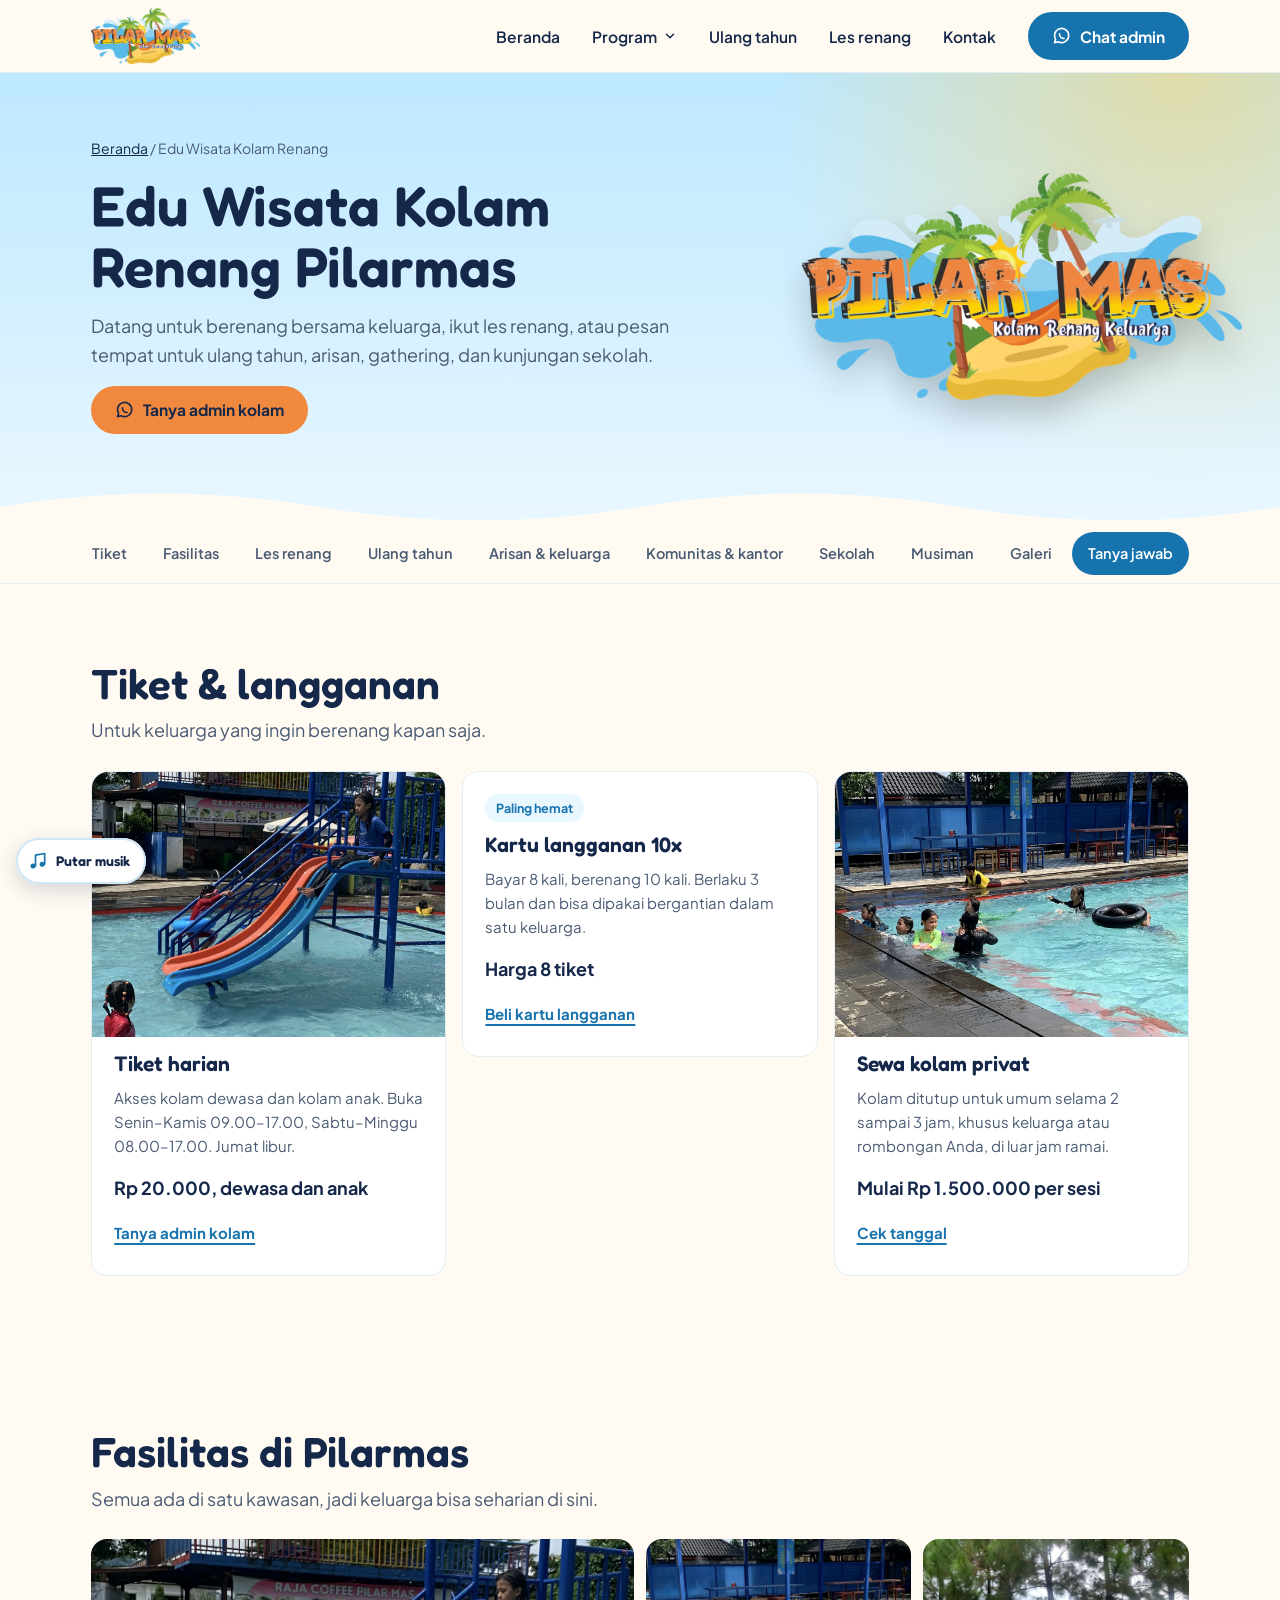
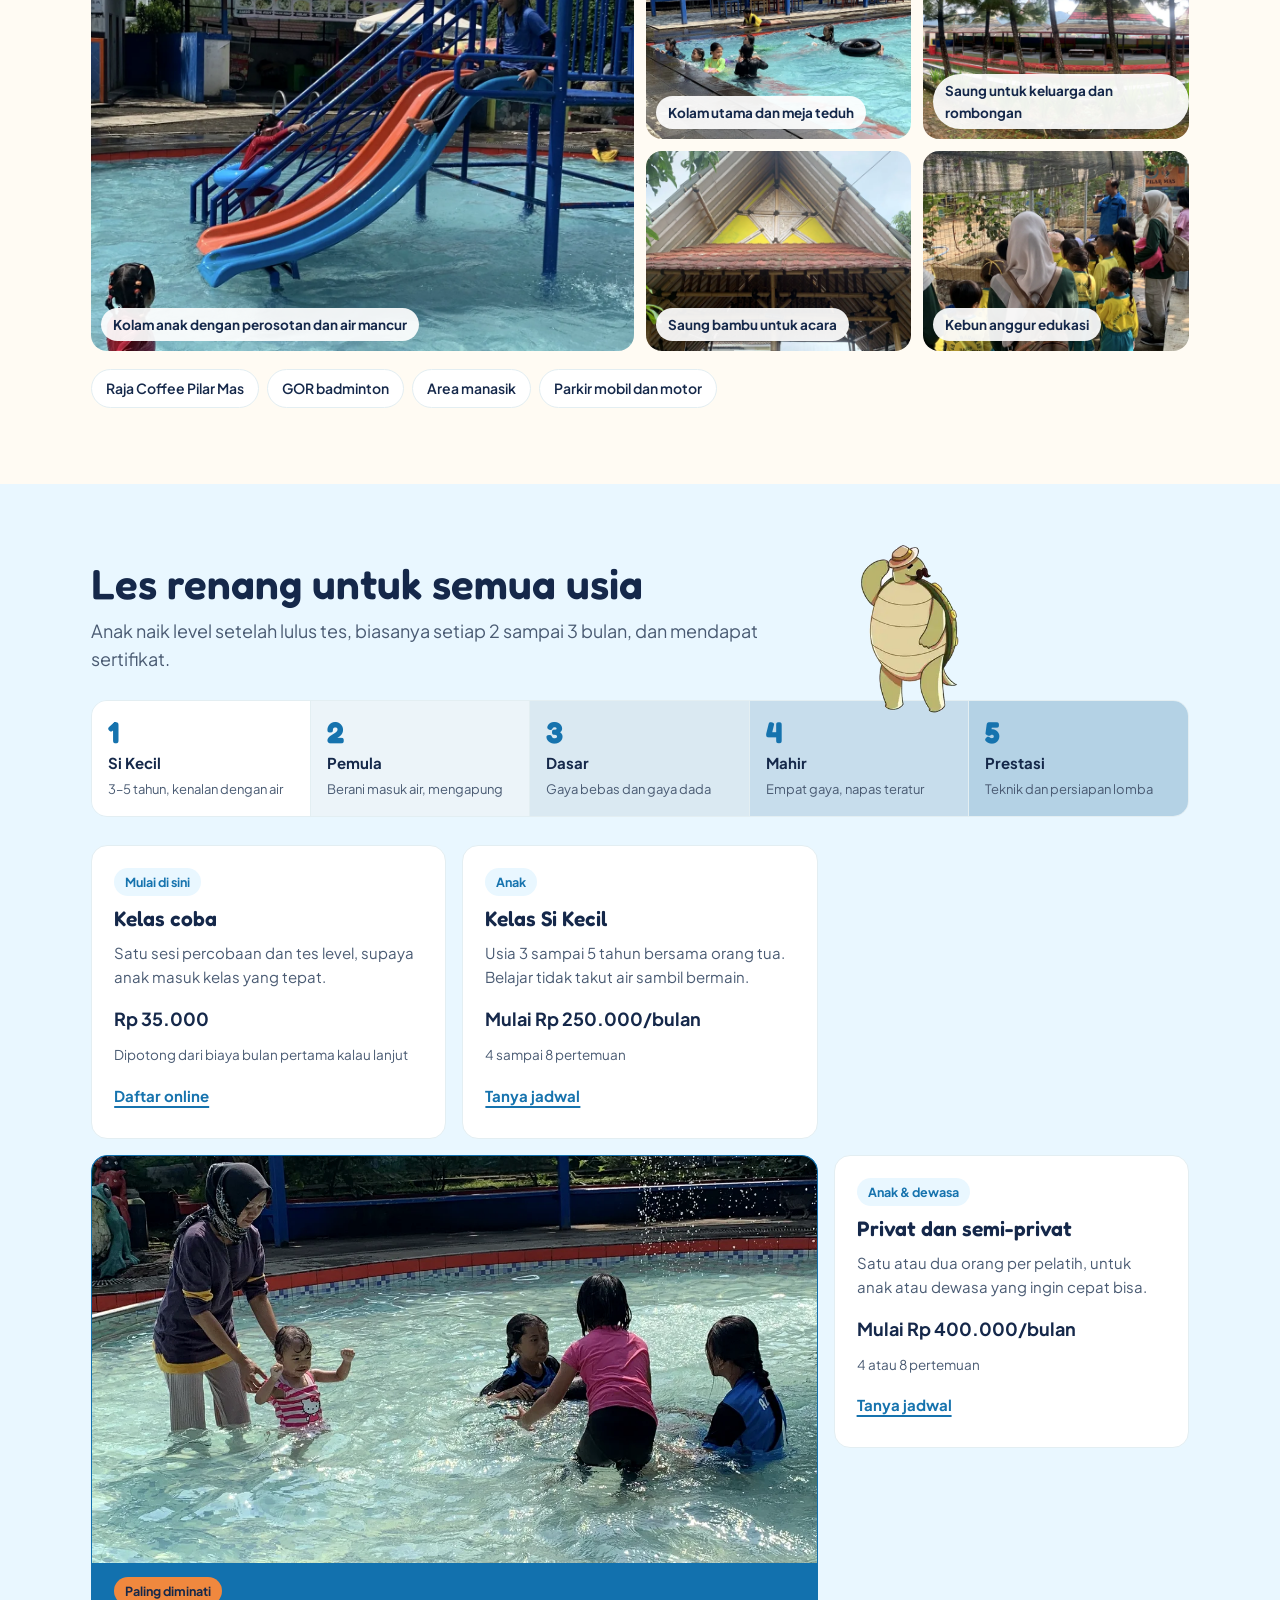
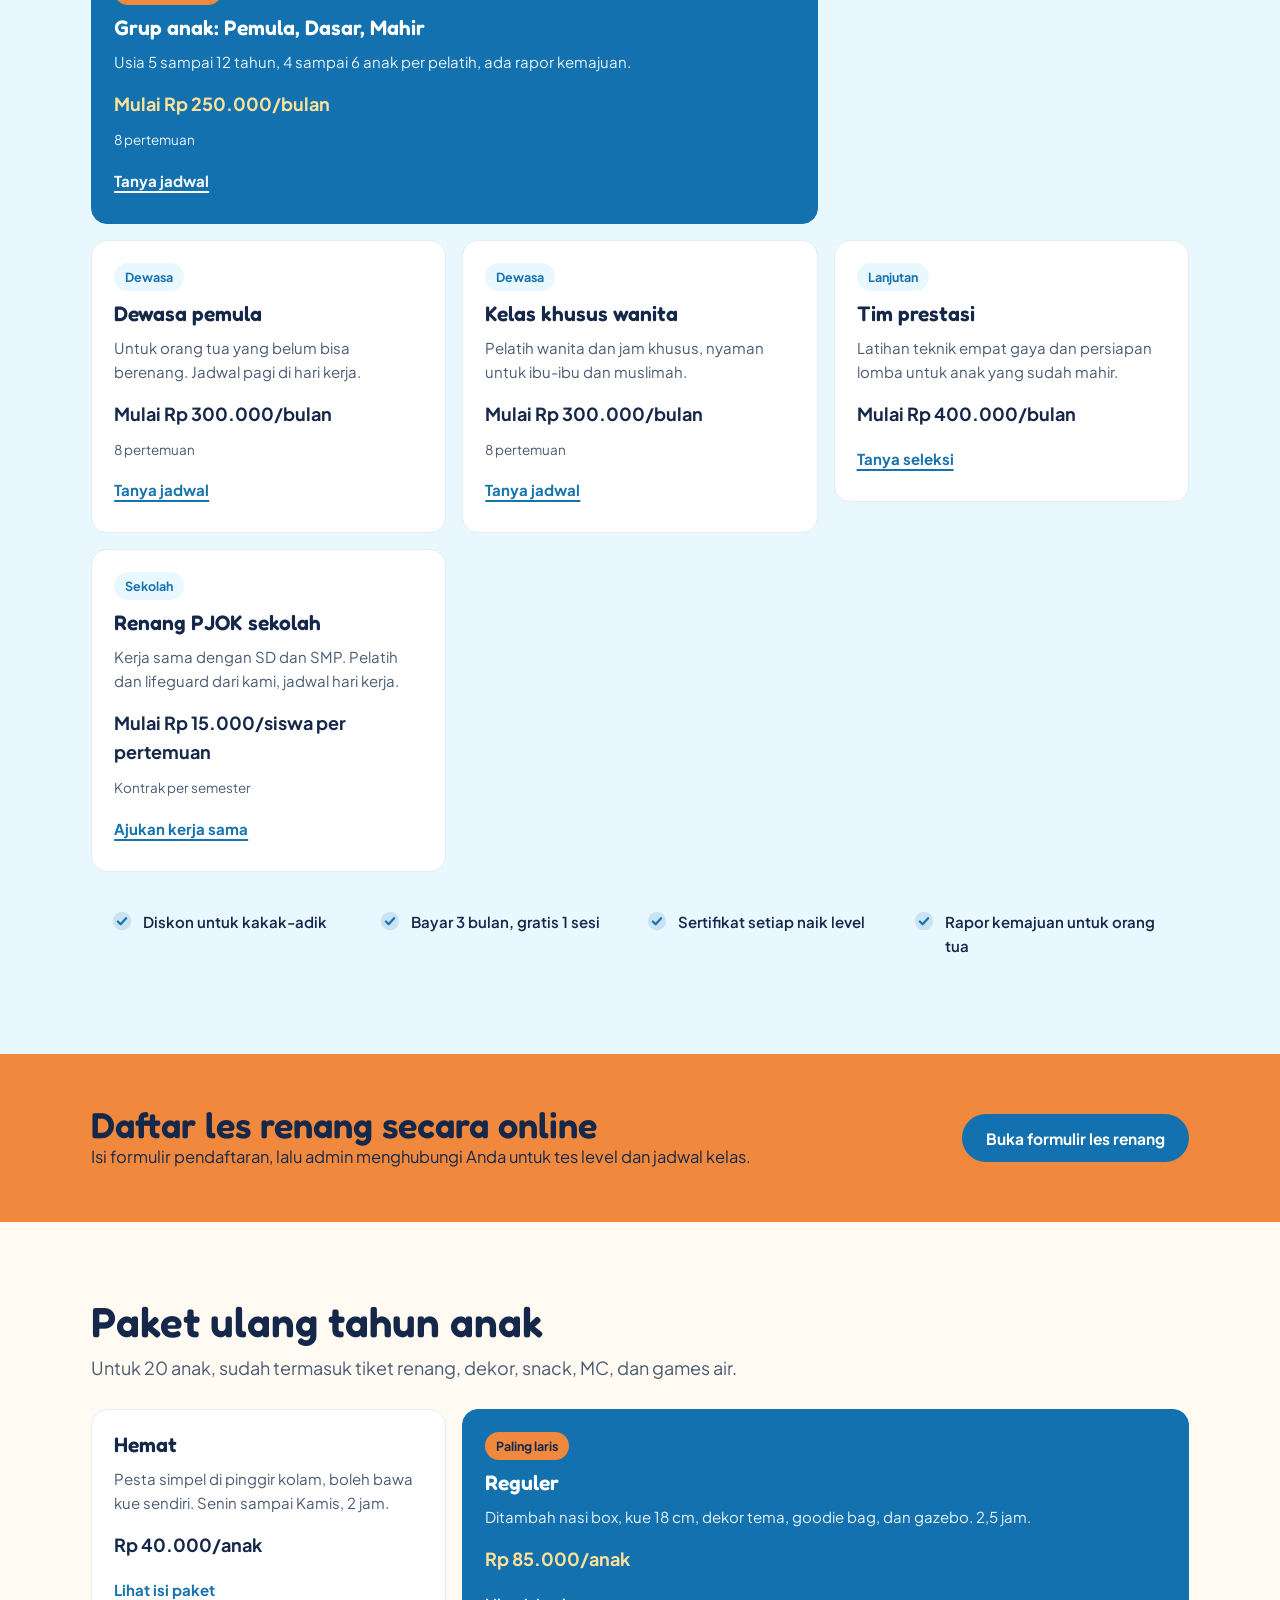
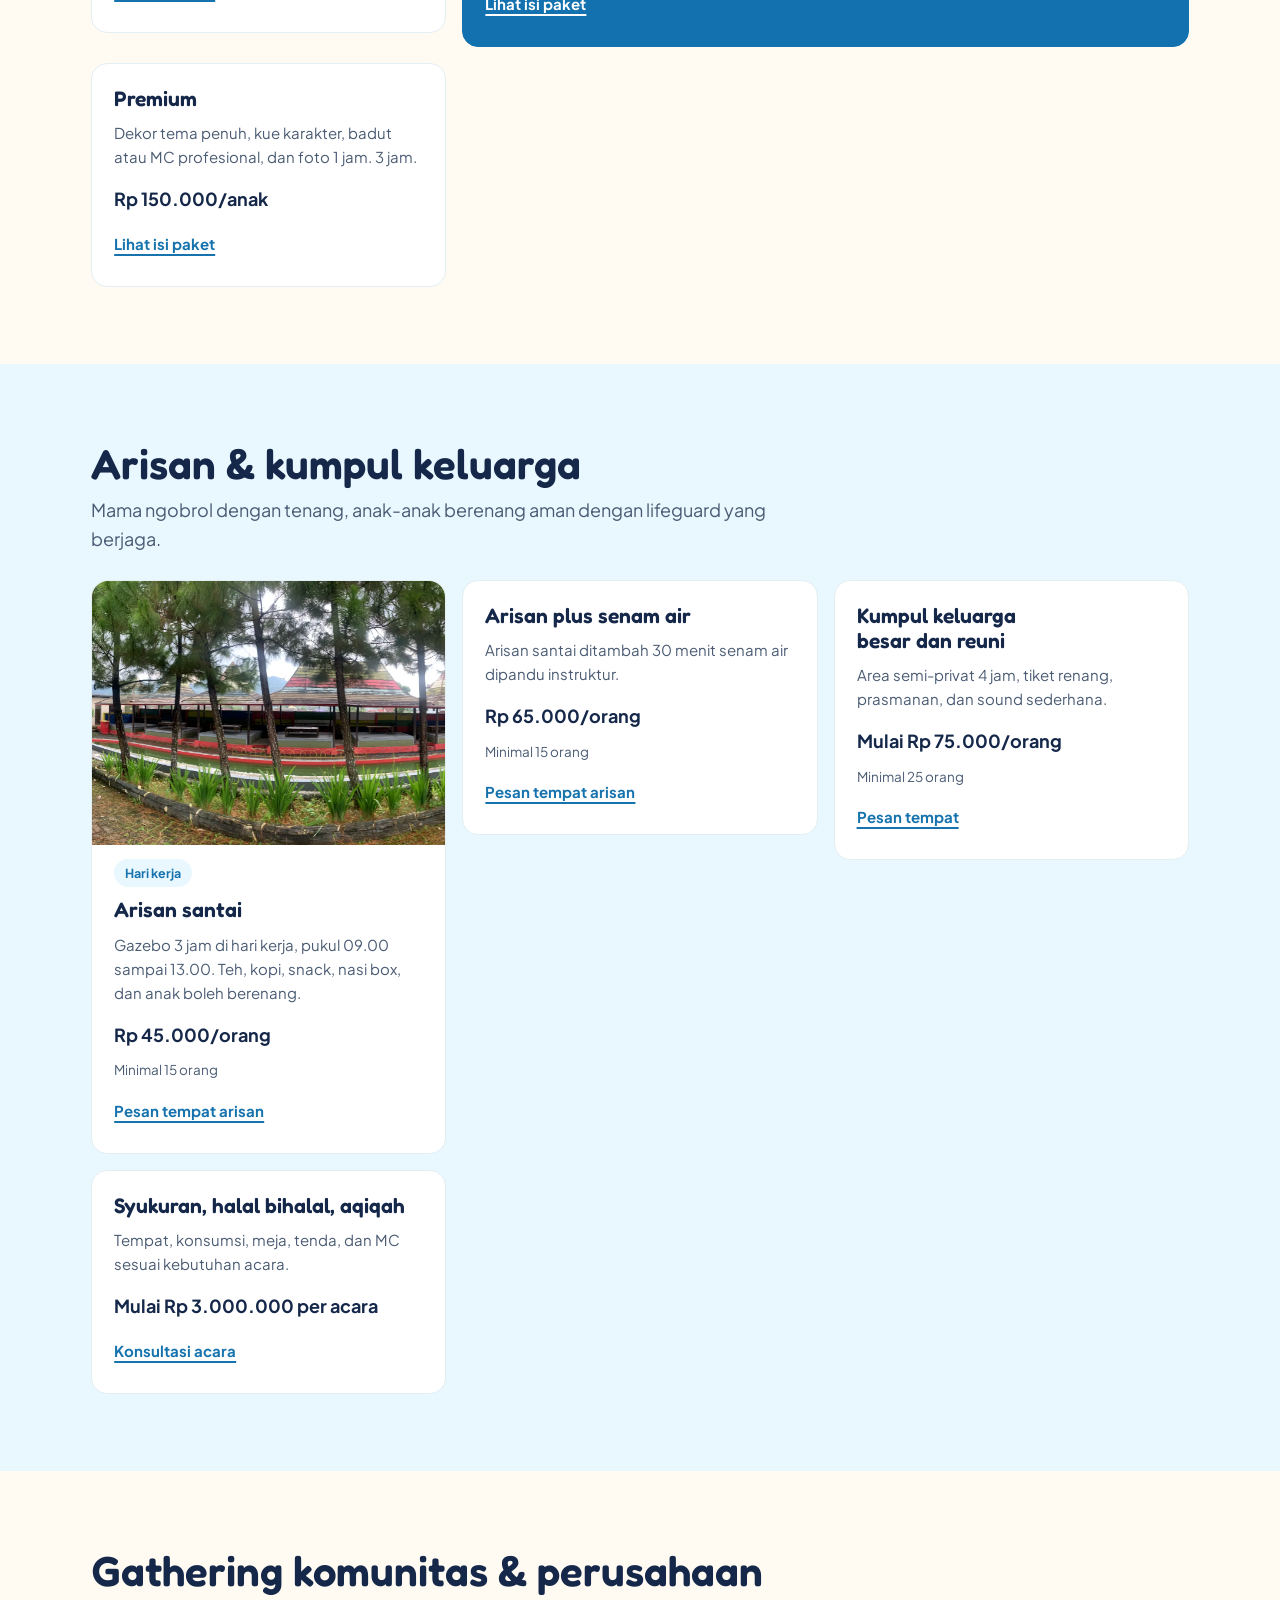
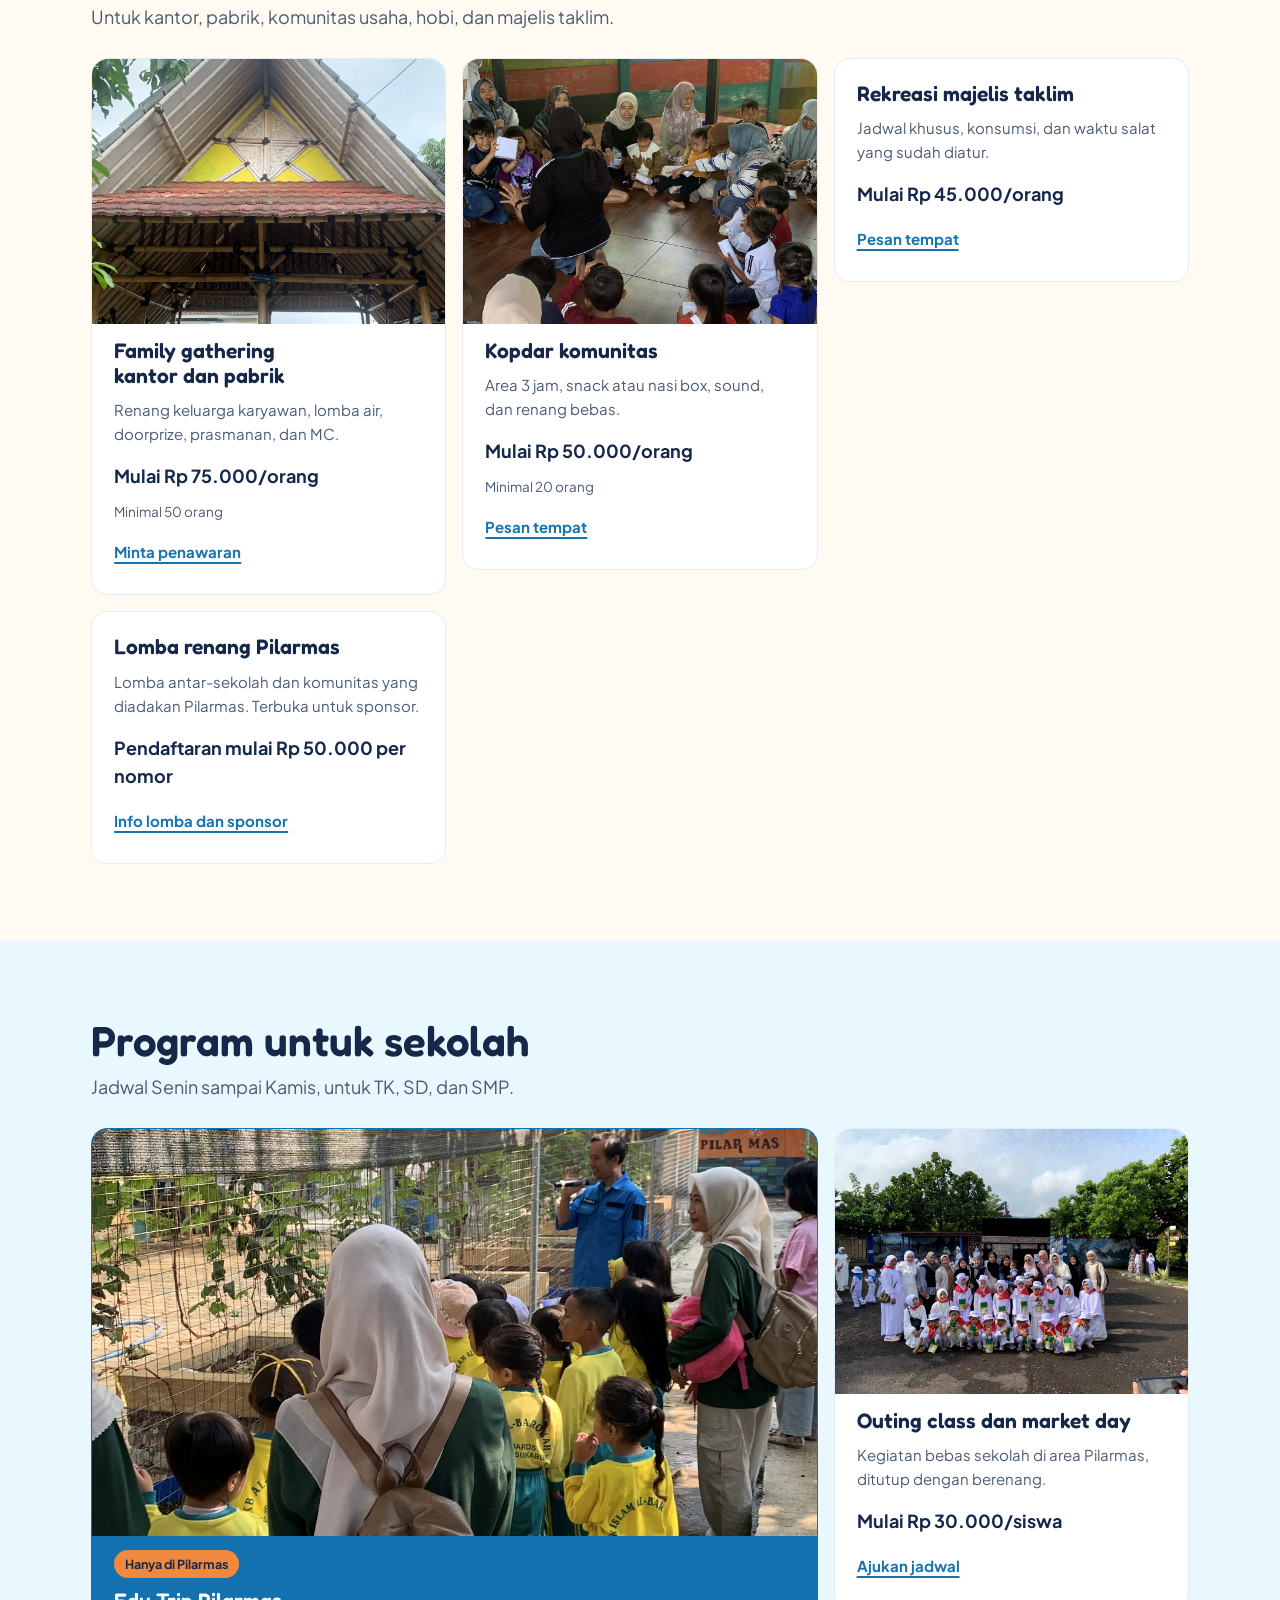
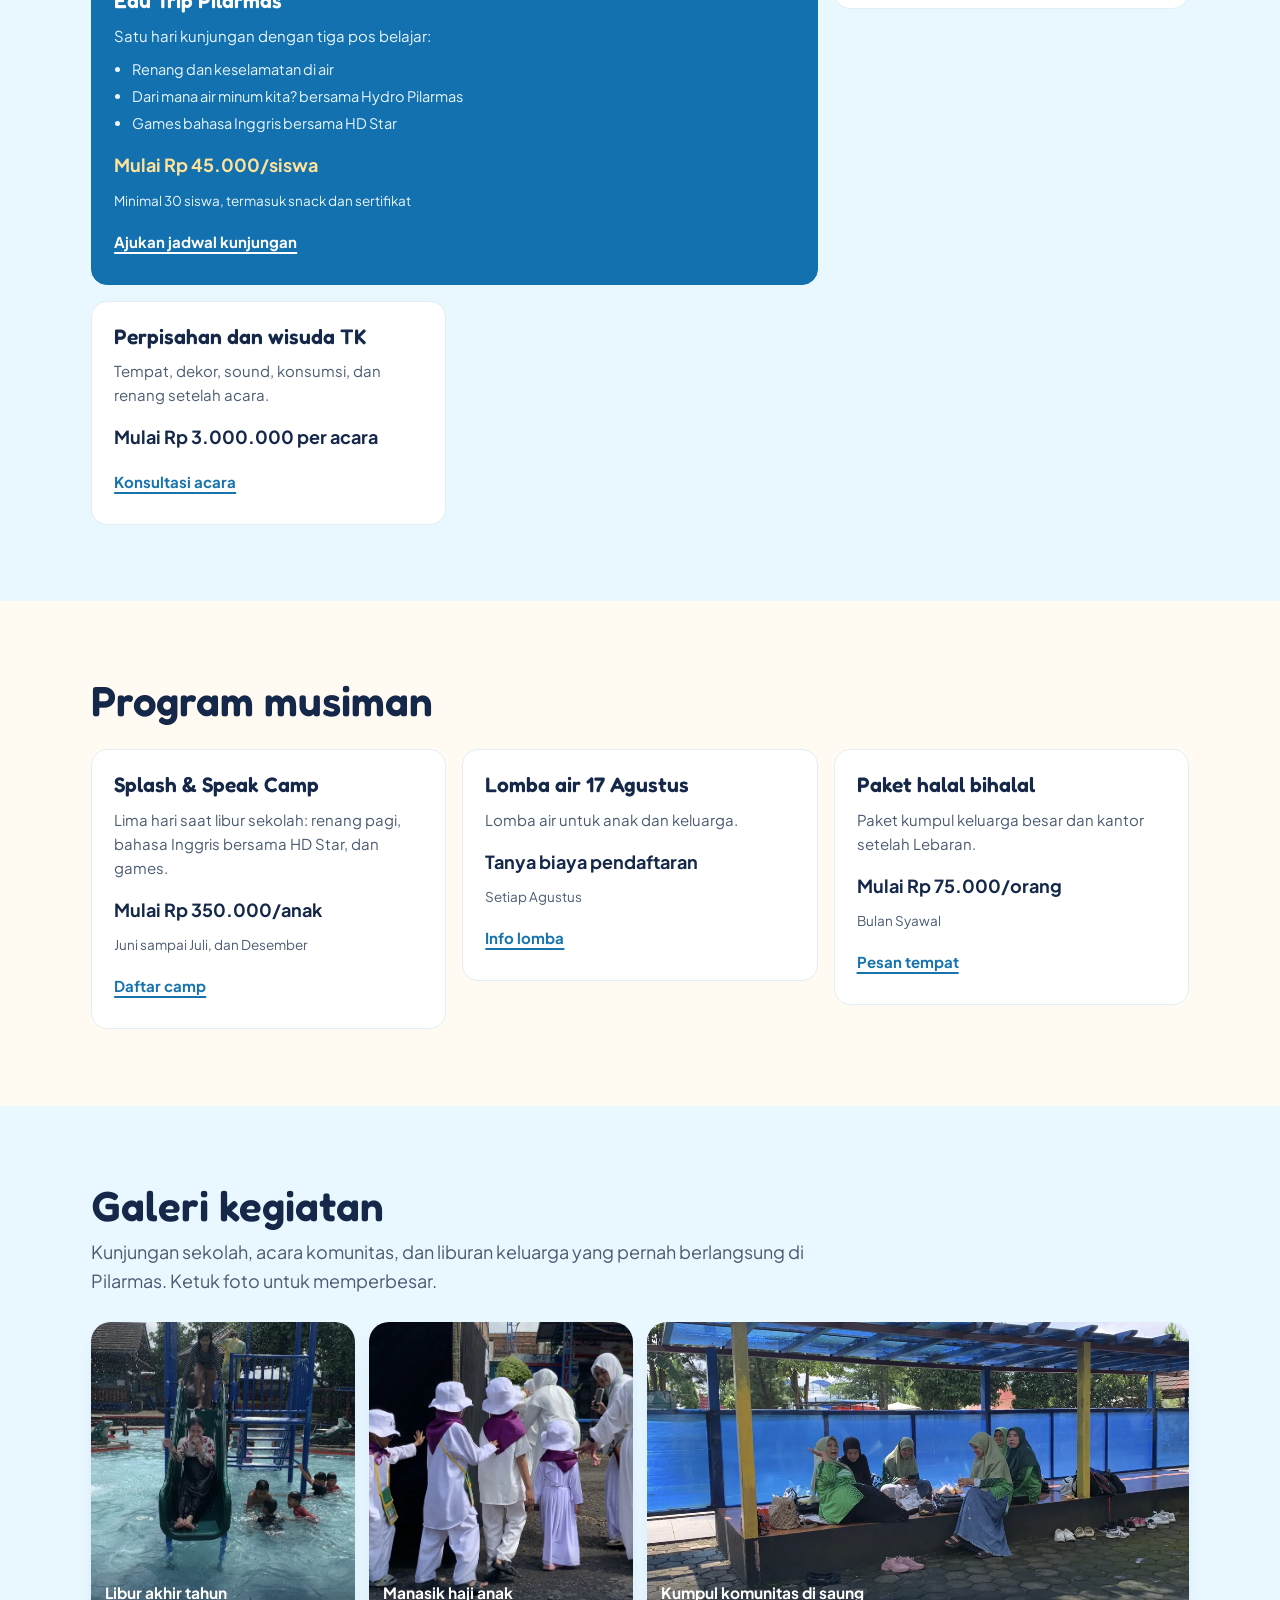
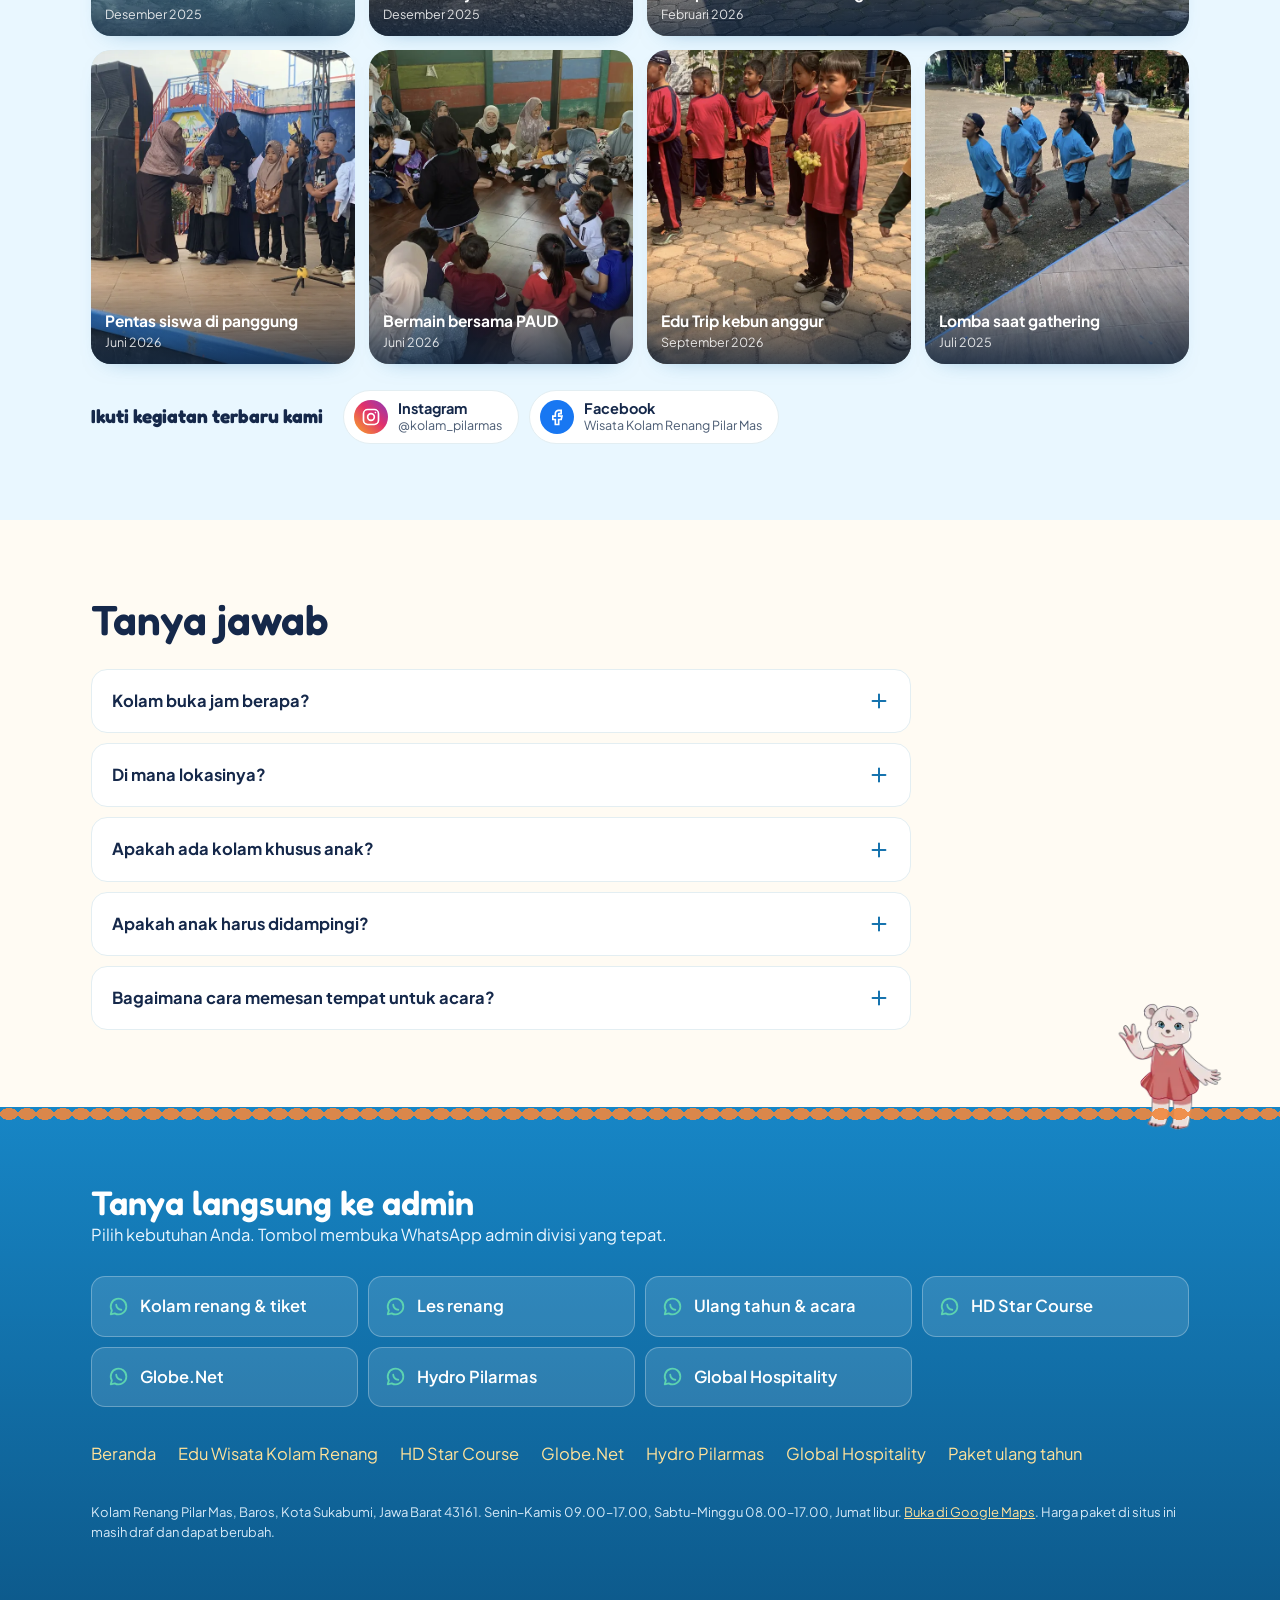
<file: edu-wisata.html>
<!DOCTYPE html>
<html lang="id">
<head>
<meta charset="utf-8">
<meta name="viewport" content="width=device-width, initial-scale=1">
<title>Edu Wisata Kolam Renang</title>
<meta name="description" content="Tiket, les renang, paket ulang tahun, arisan, gathering, dan program sekolah di Edu Wisata Kolam Renang Pilarmas, Sukabumi.">
<link rel="preconnect" href="https://fonts.googleapis.com"><link rel="preconnect" href="https://fonts.gstatic.com" crossorigin><link href="https://fonts.googleapis.com/css2?family=Fredoka:wght@500;600&family=Plus+Jakarta+Sans:wght@400;500;600;700;800&display=swap" rel="stylesheet">
<link rel="icon" href="assets/favicon.ico" sizes="any"><link rel="icon" type="image/png" sizes="32x32" href="assets/favicon-32.png"><link rel="apple-touch-icon" href="assets/apple-touch-icon.png"><meta name="theme-color" content="#1673AE"><link rel="stylesheet" href="assets/style.css?v=a661de98">
</head>
<body>
<a class="skip" href="#isi">Langsung ke isi</a><header class="top">
  <div class="wrap">
    <a class="logo" href="index.html" aria-label="Pilarmas Kolam Renang Keluarga, ke beranda"><img src="assets/logo-pilarmas-sm.png" alt="" width="130" height="67"></a>
    <nav class="nav" aria-label="Menu utama">
      <a href="index.html">Beranda</a>
      <button id="progBtn" aria-expanded="false" aria-controls="mega">Program <svg class="chev" viewBox="0 0 24 24" fill="none" stroke="currentColor" stroke-width="2.5" stroke-linecap="round" aria-hidden="true"><path d="m6 9 6 6 6-6"/></svg></button>
      <a href="ulang-tahun.html">Ulang tahun</a>
      <a href="edu-wisata.html#les">Les renang</a>
      <a href="#kontak">Kontak</a>
    </nav>
    <a class="btn wa" data-wa="kolam" data-msg="Halo admin Pilarmas, saya mau tanya." href="#kontak"><svg viewBox="0 0 24 24" fill="none" stroke="currentColor" stroke-width="2" stroke-linecap="round" stroke-linejoin="round" aria-hidden="true"><path d="M20 11.5a8.5 8.5 0 0 1-12.6 7.4L3 20l1.2-4.2A8.5 8.5 0 1 1 20 11.5z"/><path d="M9 9.5c0 3 2.5 5.5 5.5 5.5"/></svg>Chat admin</a>
    <button class="burger" id="burger" aria-expanded="false" aria-controls="drawer" aria-label="Buka menu"><svg viewBox="0 0 24 24" fill="none" stroke="currentColor" stroke-width="2.2" stroke-linecap="round" aria-hidden="true"><path d="M4 7h16M4 12h16M4 17h10"/></svg></button>
  </div>
  <div class="mega" id="mega"><div class="wrap"><div class="col" style="--i:0"><h3><a href="edu-wisata.html"><span class="dot" style="background:#1E9DB0"></span>Edu Wisata Kolam Renang</a></h3><p>Kolam renang keluarga, les renang, dan tempat acara.</p><ul><li><a href="edu-wisata.html#tiket">Tiket &amp; langganan</a></li><li><a href="edu-wisata.html#les">Les renang</a></li><li><a href="ulang-tahun.html">Paket ulang tahun</a></li><li><a href="edu-wisata.html#arisan">Arisan &amp; keluarga</a></li><li><a href="edu-wisata.html#komunitas">Komunitas &amp; perusahaan</a></li><li><a href="edu-wisata.html#sekolah">Sekolah &amp; edukasi</a></li><li><a href="edu-wisata.html#musiman">Program musiman</a></li></ul></div><div class="col" style="--i:1"><h3><a href="hd-star.html"><span class="dot" style="background:#B68A4A"></span>HD Star Course</a></h3><p>Les bahasa Inggris untuk anak dan remaja.</p><ul><li><a href="hd-star.html#kelas">Kelas sesuai usia</a></li><li><a href="hd-star.html#khusus">Program khusus</a></li><li><a href="hd-star.html#sekolah">Untuk sekolah</a></li><li><a href="hd-star.html#daftar">Cara daftar</a></li></ul></div><div class="col" style="--i:2"><h3><a href="globe-net.html"><span class="dot" style="background:#3B6FB6"></span>Globe.Net</a></h3><p>Internet rumah dan usaha di Sukabumi.</p><ul><li><a href="globe-net.html#rumah">Internet rumah</a></li><li><a href="globe-net.html#usaha">Usaha &amp; kantor</a></li><li><a href="globe-net.html#pasang">Cara pasang</a></li></ul></div><div class="col" style="--i:3"><h3><a href="hydro.html"><span class="dot" style="background:#2FA58A"></span>Hydro Pilarmas</a></h3><p>Air minum galon, diantar ke tempat Anda.</p><ul><li><a href="hydro.html#layanan">Pesan antar</a></li><li><a href="hydro.html#layanan">Langganan mingguan</a></li><li><a href="hydro.html#layanan">Harga agen &amp; warung</a></li></ul></div><div class="col" style="--i:4"><h3><a href="global-hospitality.html"><span class="dot" style="background:#7A5C9E"></span>Global Hospitality</a></h3><p>Pelatihan perhotelan dan penempatan kerja.</p><ul><li><a href="global-hospitality.html#program">Program pelatihan</a></li><li><a href="global-hospitality.html#alur">Alur pendaftaran</a></li><li><a href="global-hospitality.html#syarat">Syarat peserta</a></li></ul></div></div></div>
</header>
<div class="drawer" id="drawer" role="dialog" aria-modal="true" aria-label="Menu">
  <div class="row"><a class="logo drawer-logo" href="index.html" aria-label="Pilarmas, ke beranda"><img src="assets/logo-pilarmas-sm.png" alt="" width="130" height="67"></a><button class="close" id="drawerClose" aria-label="Tutup menu"><svg viewBox="0 0 24 24" fill="none" stroke="currentColor" stroke-width="2.2" stroke-linecap="round" aria-hidden="true"><path d="M6 6l12 12M18 6 6 18"/></svg></button></div>
  <a class="item" href="index.html" style="--i:0">Beranda</a>
  <details style="--i:1"><summary>Edu Wisata Kolam Renang<svg viewBox="0 0 24 24" fill="none" stroke="currentColor" stroke-width="2.2" stroke-linecap="round" aria-hidden="true"><path d="M12 5v14M5 12h14"/></svg></summary><ul><li><a href="edu-wisata.html">Semua program Edu</a></li><li><a href="edu-wisata.html#tiket">Tiket &amp; langganan</a></li><li><a href="edu-wisata.html#les">Les renang</a></li><li><a href="ulang-tahun.html">Paket ulang tahun</a></li><li><a href="edu-wisata.html#arisan">Arisan &amp; keluarga</a></li><li><a href="edu-wisata.html#komunitas">Komunitas &amp; perusahaan</a></li><li><a href="edu-wisata.html#sekolah">Sekolah &amp; edukasi</a></li><li><a href="edu-wisata.html#musiman">Program musiman</a></li></ul></details><details style="--i:2"><summary>HD Star Course<svg viewBox="0 0 24 24" fill="none" stroke="currentColor" stroke-width="2.2" stroke-linecap="round" aria-hidden="true"><path d="M12 5v14M5 12h14"/></svg></summary><ul><li><a href="hd-star.html">Semua program HD Star Course</a></li><li><a href="hd-star.html#kelas">Kelas sesuai usia</a></li><li><a href="hd-star.html#khusus">Program khusus</a></li><li><a href="hd-star.html#sekolah">Untuk sekolah</a></li><li><a href="hd-star.html#daftar">Cara daftar</a></li></ul></details><details style="--i:3"><summary>Globe.Net<svg viewBox="0 0 24 24" fill="none" stroke="currentColor" stroke-width="2.2" stroke-linecap="round" aria-hidden="true"><path d="M12 5v14M5 12h14"/></svg></summary><ul><li><a href="globe-net.html">Semua program Globe.Net</a></li><li><a href="globe-net.html#rumah">Internet rumah</a></li><li><a href="globe-net.html#usaha">Usaha &amp; kantor</a></li><li><a href="globe-net.html#pasang">Cara pasang</a></li></ul></details><details style="--i:4"><summary>Hydro Pilarmas<svg viewBox="0 0 24 24" fill="none" stroke="currentColor" stroke-width="2.2" stroke-linecap="round" aria-hidden="true"><path d="M12 5v14M5 12h14"/></svg></summary><ul><li><a href="hydro.html">Semua program Hydro Pilarmas</a></li><li><a href="hydro.html#layanan">Pesan antar</a></li><li><a href="hydro.html#layanan">Langganan mingguan</a></li><li><a href="hydro.html#layanan">Harga agen &amp; warung</a></li></ul></details><details style="--i:5"><summary>Global Hospitality<svg viewBox="0 0 24 24" fill="none" stroke="currentColor" stroke-width="2.2" stroke-linecap="round" aria-hidden="true"><path d="M12 5v14M5 12h14"/></svg></summary><ul><li><a href="global-hospitality.html">Semua program Global Hospitality</a></li><li><a href="global-hospitality.html#program">Program pelatihan</a></li><li><a href="global-hospitality.html#alur">Alur pendaftaran</a></li><li><a href="global-hospitality.html#syarat">Syarat peserta</a></li></ul></details>
  <a class="item" href="ulang-tahun.html" style="--i:6">Paket ulang tahun</a>
  <a class="btn brass" data-wa="kolam" data-msg="Halo admin Pilarmas, saya mau tanya." href="#kontak"><svg viewBox="0 0 24 24" fill="none" stroke="currentColor" stroke-width="2" stroke-linecap="round" stroke-linejoin="round" aria-hidden="true"><path d="M20 11.5a8.5 8.5 0 0 1-12.6 7.4L3 20l1.2-4.2A8.5 8.5 0 1 1 20 11.5z"/><path d="M9 9.5c0 3 2.5 5.5 5.5 5.5"/></svg>Chat admin Pilarmas</a>
</div><section class="pagehero has-mascot" id="isi">
  <img class="ph-mascot" src="assets/logo-pilarmas.webp" alt=""><div class="wrap">
    <p class="crumb"><a href="index.html">Beranda</a> / Edu Wisata Kolam Renang</p>
    <h1>Edu Wisata Kolam Renang Pilarmas</h1>
    <p class="lead">Datang untuk berenang bersama keluarga, ikut les renang, atau pesan tempat untuk ulang tahun, arisan, gathering, dan kunjungan sekolah.</p>
    <div class="cta"><a class="btn brass" data-wa="kolam" href="#kontak"><svg viewBox="0 0 24 24" fill="none" stroke="currentColor" stroke-width="2" stroke-linecap="round" stroke-linejoin="round" aria-hidden="true"><path d="M20 11.5a8.5 8.5 0 0 1-12.6 7.4L3 20l1.2-4.2A8.5 8.5 0 1 1 20 11.5z"/><path d="M9 9.5c0 3 2.5 5.5 5.5 5.5"/></svg>Tanya admin kolam</a></div>
  </div>
  <svg class="wave" viewBox="0 0 1440 40" preserveAspectRatio="none" aria-hidden="true"><path fill="currentColor" d="M0 22c120-18 240-18 360 0s240 18 360 0 240-18 360 0 240 18 360 0v18H0z"/></svg>
</section><nav class="subnav" aria-label="Bagian halaman"><div class="wrap"><span class="pill" aria-hidden="true"></span><a href="#tiket">Tiket</a><a href="#fasilitas">Fasilitas</a><a href="#les">Les renang</a><a href="#ultah">Ulang tahun</a><a href="#arisan">Arisan &amp; keluarga</a><a href="#komunitas">Komunitas &amp; kantor</a><a href="#sekolah">Sekolah</a><a href="#musiman">Musiman</a><a href="#kegiatan">Galeri</a><a href="#faq">Tanya jawab</a></div></nav><section class="band" id="tiket"><div class="wrap"><div class="sec-head"><h2>Tiket &amp; langganan</h2><p class="lead">Untuk keluarga yang ingin berenang kapan saja.</p></div><div class="cards"><article class="card has-ph"><img class="ph" src="assets/foto-kolam-perosotan.webp" alt="Kolam anak Pilarmas dengan perosotan" loading="lazy" width="1200" height="900"><h3>Tiket harian</h3><p>Akses kolam dewasa dan kolam anak. Buka Senin–Kamis 09.00–17.00, Sabtu–Minggu 08.00–17.00. Jumat libur.</p><p class="price">Rp 20.000, dewasa dan anak</p><a class="go" data-wa="kolam" data-msg="Halo, saya mau tanya Tiket harian" href="#kontak">Tanya admin kolam</a></article><article class="card"><span class="tag">Paling hemat</span><h3>Kartu langganan 10x</h3><p>Bayar 8 kali, berenang 10 kali. Berlaku 3 bulan dan bisa dipakai bergantian dalam satu keluarga.</p><p class="price">Harga 8 tiket</p><a class="go" data-wa="kolam" data-msg="Halo, saya mau tanya Kartu langganan 10x" href="#kontak">Beli kartu langganan</a></article><article class="card has-ph"><img class="ph" src="assets/foto-kolam-utama.webp" alt="Kolam utama Pilarmas dengan gazebo biru" loading="lazy" width="1200" height="900"><h3>Sewa kolam privat</h3><p>Kolam ditutup untuk umum selama 2 sampai 3 jam, khusus keluarga atau rombongan Anda, di luar jam ramai.</p><p class="price">Mulai Rp 1.500.000 per sesi</p><a class="go" data-wa="acara" data-msg="Halo, saya mau tanya Sewa kolam privat" href="#kontak">Cek tanggal</a></article></div></div></section><section class="band" id="fasilitas"><div class="wrap"><div class="sec-head"><h2>Fasilitas di Pilarmas</h2><p class="lead">Semua ada di satu kawasan, jadi keluarga bisa seharian di sini.</p></div>
<div class="gallery">
<figure class="g-big"><img src="assets/foto-kolam-perosotan.webp" alt="Kolam anak dengan perosotan" loading="lazy"><figcaption>Kolam anak dengan perosotan dan air mancur</figcaption></figure>
<figure><img src="assets/foto-kolam-utama.webp" alt="Kolam utama" loading="lazy"><figcaption>Kolam utama dan meja teduh</figcaption></figure>
<figure><img src="assets/foto-saung.webp" alt="Deretan saung" loading="lazy"><figcaption>Saung untuk keluarga dan rombongan</figcaption></figure>
<figure><img src="assets/foto-saung-bambu.webp" alt="Saung bambu" loading="lazy"><figcaption>Saung bambu untuk acara</figcaption></figure>
<figure><img src="assets/foto-edu-trip.webp" alt="Kebun anggur edukasi" loading="lazy"><figcaption>Kebun anggur edukasi</figcaption></figure>
</div>
<ul class="facts" style="margin-top:18px"><li>Raja Coffee Pilar Mas</li><li>GOR badminton</li><li>Area manasik</li><li>Parkir mobil dan motor</li></ul>
</div></section><section class="band" id="les" style="background:var(--water-3)"><div class="wrap"><div class="sec-head"><img class="char sec-char" src="assets/anim-kuya.webp" data-still="assets/char-kuya.webp" alt="Kuya, karakter Pilarmas" width="180" height="300" loading="lazy"><h2>Les renang untuk semua usia</h2><p class="lead">Anak naik level setelah lulus tes, biasanya setiap 2 sampai 3 bulan, dan mendapat sertifikat.</p></div><div class="ladder" aria-label="Jenjang les renang"><div><b>1</b><strong>Si Kecil</strong><small>3–5 tahun, kenalan dengan air</small></div><div><b>2</b><strong>Pemula</strong><small>Berani masuk air, mengapung</small></div><div><b>3</b><strong>Dasar</strong><small>Gaya bebas dan gaya dada</small></div><div><b>4</b><strong>Mahir</strong><small>Empat gaya, napas teratur</small></div><div><b>5</b><strong>Prestasi</strong><small>Teknik dan persiapan lomba</small></div></div><div class="cards"><article class="card"><span class="tag">Mulai di sini</span><h3>Kelas coba</h3><p>Satu sesi percobaan dan tes level, supaya anak masuk kelas yang tepat.</p><p class="price">Rp 35.000</p><p class="note">Dipotong dari biaya bulan pertama kalau lanjut</p><a class="go" href="https://daftarlesrenang.pilarmas.online/">Daftar online</a></article><article class="card"><span class="tag">Anak</span><h3>Kelas Si Kecil</h3><p>Usia 3 sampai 5 tahun bersama orang tua. Belajar tidak takut air sambil bermain.</p><p class="price">Mulai Rp 250.000/bulan</p><p class="note">4 sampai 8 pertemuan</p><a class="go" data-wa="les" data-msg="Halo, saya mau tanya Kelas Si Kecil" href="#kontak">Tanya jadwal</a></article><article class="card big has-ph"><img class="ph" src="assets/foto-kolam-anak.webp" alt="Anak-anak belajar di kolam anak Pilarmas" loading="lazy" width="1200" height="900"><span class="tag">Paling diminati</span><h3>Grup anak: Pemula, Dasar, Mahir</h3><p>Usia 5 sampai 12 tahun, 4 sampai 6 anak per pelatih, ada rapor kemajuan.</p><p class="price">Mulai Rp 250.000/bulan</p><p class="note">8 pertemuan</p><a class="go" data-wa="les" data-msg="Halo, saya mau tanya Grup anak: Pemula, Dasar, Mahir" href="#kontak">Tanya jadwal</a></article><article class="card"><span class="tag">Anak &amp; dewasa</span><h3>Privat dan semi-privat</h3><p>Satu atau dua orang per pelatih, untuk anak atau dewasa yang ingin cepat bisa.</p><p class="price">Mulai Rp 400.000/bulan</p><p class="note">4 atau 8 pertemuan</p><a class="go" data-wa="les" data-msg="Halo, saya mau tanya Privat dan semi-privat" href="#kontak">Tanya jadwal</a></article><article class="card"><span class="tag">Dewasa</span><h3>Dewasa pemula</h3><p>Untuk orang tua yang belum bisa berenang. Jadwal pagi di hari kerja.</p><p class="price">Mulai Rp 300.000/bulan</p><p class="note">8 pertemuan</p><a class="go" data-wa="les" data-msg="Halo, saya mau tanya Dewasa pemula" href="#kontak">Tanya jadwal</a></article><article class="card"><span class="tag">Dewasa</span><h3>Kelas khusus wanita</h3><p>Pelatih wanita dan jam khusus, nyaman untuk ibu-ibu dan muslimah.</p><p class="price">Mulai Rp 300.000/bulan</p><p class="note">8 pertemuan</p><a class="go" data-wa="les" data-msg="Halo, saya mau tanya Kelas khusus wanita" href="#kontak">Tanya jadwal</a></article><article class="card"><span class="tag">Lanjutan</span><h3>Tim prestasi</h3><p>Latihan teknik empat gaya dan persiapan lomba untuk anak yang sudah mahir.</p><p class="price">Mulai Rp 400.000/bulan</p><a class="go" data-wa="les" data-msg="Halo, saya mau tanya Tim prestasi" href="#kontak">Tanya seleksi</a></article><article class="card"><span class="tag">Sekolah</span><h3>Renang PJOK sekolah</h3><p>Kerja sama dengan SD dan SMP. Pelatih dan lifeguard dari kami, jadwal hari kerja.</p><p class="price">Mulai Rp 15.000/siswa per pertemuan</p><p class="note">Kontrak per semester</p><a class="go" data-wa="les" data-msg="Halo, saya mau tanya Renang PJOK sekolah" href="#kontak">Ajukan kerja sama</a></article></div><div class="perks"><span><svg viewBox="0 0 24 24" fill="none" stroke="currentColor" stroke-width="2.4" stroke-linecap="round" stroke-linejoin="round" aria-hidden="true"><circle cx="12" cy="12" r="10" fill="currentColor" opacity=".15" stroke="none"/><path d="m7.5 12.5 3 3 6-6.5"/></svg>Diskon untuk kakak-adik</span><span><svg viewBox="0 0 24 24" fill="none" stroke="currentColor" stroke-width="2.4" stroke-linecap="round" stroke-linejoin="round" aria-hidden="true"><circle cx="12" cy="12" r="10" fill="currentColor" opacity=".15" stroke="none"/><path d="m7.5 12.5 3 3 6-6.5"/></svg>Bayar 3 bulan, gratis 1 sesi</span><span><svg viewBox="0 0 24 24" fill="none" stroke="currentColor" stroke-width="2.4" stroke-linecap="round" stroke-linejoin="round" aria-hidden="true"><circle cx="12" cy="12" r="10" fill="currentColor" opacity=".15" stroke="none"/><path d="m7.5 12.5 3 3 6-6.5"/></svg>Sertifikat setiap naik level</span><span><svg viewBox="0 0 24 24" fill="none" stroke="currentColor" stroke-width="2.4" stroke-linecap="round" stroke-linejoin="round" aria-hidden="true"><circle cx="12" cy="12" r="10" fill="currentColor" opacity=".15" stroke="none"/><path d="m7.5 12.5 3 3 6-6.5"/></svg>Rapor kemajuan untuk orang tua</span></div></div></section><section class="promo"><div class="wrap"><div><h2>Daftar les renang secara online</h2><p>Isi formulir pendaftaran, lalu admin menghubungi Anda untuk tes level dan jadwal kelas.</p></div><a class="btn" style="background:var(--deep);color:#fff" href="https://daftarlesrenang.pilarmas.online/">Buka formulir les renang</a></div></section><section class="band" id="ultah"><div class="wrap"><div class="sec-head"><h2>Paket ulang tahun anak</h2><p class="lead">Untuk 20 anak, sudah termasuk tiket renang, dekor, snack, MC, dan games air.</p></div><div class="cards"><article class="card"><h3>Hemat</h3><p>Pesta simpel di pinggir kolam, boleh bawa kue sendiri. Senin sampai Kamis, 2 jam.</p><p class="price">Rp 40.000/anak</p><a class="go" href="ulang-tahun.html#paket">Lihat isi paket</a></article><article class="card big"><span class="tag">Paling laris</span><h3>Reguler</h3><p>Ditambah nasi box, kue 18 cm, dekor tema, goodie bag, dan gazebo. 2,5 jam.</p><p class="price">Rp 85.000/anak</p><a class="go" href="ulang-tahun.html#paket">Lihat isi paket</a></article><article class="card"><h3>Premium</h3><p>Dekor tema penuh, kue karakter, badut atau MC profesional, dan foto 1 jam. 3 jam.</p><p class="price">Rp 150.000/anak</p><a class="go" href="ulang-tahun.html#paket">Lihat isi paket</a></article></div></div></section><section class="band" id="arisan" style="background:var(--water-3)"><div class="wrap"><div class="sec-head"><h2>Arisan &amp; kumpul keluarga</h2><p class="lead">Mama ngobrol dengan tenang, anak-anak berenang aman dengan lifeguard yang berjaga.</p></div><div class="cards"><article class="card has-ph"><img class="ph" src="assets/foto-saung.webp" alt="Deretan saung di area Pilarmas" loading="lazy" width="1200" height="900"><span class="tag">Hari kerja</span><h3>Arisan santai</h3><p>Gazebo 3 jam di hari kerja, pukul 09.00 sampai 13.00. Teh, kopi, snack, nasi box, dan anak boleh berenang.</p><p class="price">Rp 45.000/orang</p><p class="note">Minimal 15 orang</p><a class="go" data-wa="acara" data-msg="Halo, saya mau tanya Arisan santai" href="#kontak">Pesan tempat arisan</a></article><article class="card"><h3>Arisan plus senam air</h3><p>Arisan santai ditambah 30 menit senam air dipandu instruktur.</p><p class="price">Rp 65.000/orang</p><p class="note">Minimal 15 orang</p><a class="go" data-wa="acara" data-msg="Halo, saya mau tanya Arisan plus senam air" href="#kontak">Pesan tempat arisan</a></article><article class="card"><h3>Kumpul keluarga besar dan reuni</h3><p>Area semi-privat 4 jam, tiket renang, prasmanan, dan sound sederhana.</p><p class="price">Mulai Rp 75.000/orang</p><p class="note">Minimal 25 orang</p><a class="go" data-wa="acara" data-msg="Halo, saya mau tanya Kumpul keluarga besar dan reuni" href="#kontak">Pesan tempat</a></article><article class="card"><h3>Syukuran, halal bihalal, aqiqah</h3><p>Tempat, konsumsi, meja, tenda, dan MC sesuai kebutuhan acara.</p><p class="price">Mulai Rp 3.000.000 per acara</p><a class="go" data-wa="acara" data-msg="Halo, saya mau tanya Syukuran, halal bihalal, aqiqah" href="#kontak">Konsultasi acara</a></article></div></div></section><section class="band" id="komunitas"><div class="wrap"><div class="sec-head"><h2>Gathering komunitas &amp; perusahaan</h2><p class="lead">Untuk kantor, pabrik, komunitas usaha, hobi, dan majelis taklim.</p></div><div class="cards"><article class="card has-ph"><img class="ph" src="assets/foto-saung-bambu.webp" alt="Saung bambu Pilarmas" loading="lazy" width="1200" height="900"><h3>Family gathering kantor dan pabrik</h3><p>Renang keluarga karyawan, lomba air, doorprize, prasmanan, dan MC.</p><p class="price">Mulai Rp 75.000/orang</p><p class="note">Minimal 50 orang</p><a class="go" data-wa="acara" data-msg="Halo, saya mau tanya Family gathering kantor dan pabrik" href="#kontak">Minta penawaran</a></article><article class="card has-ph"><img class="ph" src="assets/foto-kegiatan-saung.webp" alt="Kegiatan bersama di saung Pilarmas" loading="lazy" width="1200" height="900"><h3>Kopdar komunitas</h3><p>Area 3 jam, snack atau nasi box, sound, dan renang bebas.</p><p class="price">Mulai Rp 50.000/orang</p><p class="note">Minimal 20 orang</p><a class="go" data-wa="acara" data-msg="Halo, saya mau tanya Kopdar komunitas" href="#kontak">Pesan tempat</a></article><article class="card"><h3>Rekreasi majelis taklim</h3><p>Jadwal khusus, konsumsi, dan waktu salat yang sudah diatur.</p><p class="price">Mulai Rp 45.000/orang</p><a class="go" data-wa="acara" data-msg="Halo, saya mau tanya Rekreasi majelis taklim" href="#kontak">Pesan tempat</a></article><article class="card"><h3>Lomba renang Pilarmas</h3><p>Lomba antar-sekolah dan komunitas yang diadakan Pilarmas. Terbuka untuk sponsor.</p><p class="price">Pendaftaran mulai Rp 50.000 per nomor</p><a class="go" data-wa="acara" data-msg="Halo, saya mau tanya Lomba renang Pilarmas" href="#kontak">Info lomba dan sponsor</a></article></div></div></section><section class="band" id="sekolah" style="background:var(--water-3)"><div class="wrap"><div class="sec-head"><h2>Program untuk sekolah</h2><p class="lead">Jadwal Senin sampai Kamis, untuk TK, SD, dan SMP.</p></div><div class="cards"><article class="card big has-ph"><img class="ph" src="assets/foto-edu-trip.webp" alt="Rombongan TK belajar di kebun anggur Pilarmas" loading="lazy" width="1200" height="900"><span class="tag">Hanya di Pilarmas</span><h3>Edu Trip Pilarmas</h3><p>Satu hari kunjungan dengan tiga pos belajar:</p><ul><li>Renang dan keselamatan di air</li><li>Dari mana air minum kita? bersama Hydro Pilarmas</li><li>Games bahasa Inggris bersama HD Star</li></ul><p class="price">Mulai Rp 45.000/siswa</p><p class="note">Minimal 30 siswa, termasuk snack dan sertifikat</p><a class="go" data-wa="acara" data-msg="Halo, saya mau tanya Edu Trip Pilarmas" href="#kontak">Ajukan jadwal kunjungan</a></article><article class="card has-ph"><img class="ph" src="assets/foto-manasik.webp" alt="Rombongan sekolah di acara manasik Pilarmas" loading="lazy" width="1200" height="900"><h3>Outing class dan market day</h3><p>Kegiatan bebas sekolah di area Pilarmas, ditutup dengan berenang.</p><p class="price">Mulai Rp 30.000/siswa</p><a class="go" data-wa="acara" data-msg="Halo, saya mau tanya Outing class dan market day" href="#kontak">Ajukan jadwal</a></article><article class="card"><h3>Perpisahan dan wisuda TK</h3><p>Tempat, dekor, sound, konsumsi, dan renang setelah acara.</p><p class="price">Mulai Rp 3.000.000 per acara</p><a class="go" data-wa="acara" data-msg="Halo, saya mau tanya Perpisahan dan wisuda TK" href="#kontak">Konsultasi acara</a></article></div></div></section><section class="band" id="musiman"><div class="wrap"><div class="sec-head"><h2>Program musiman</h2></div><div class="cards"><article class="card"><h3>Splash &amp; Speak Camp</h3><p>Lima hari saat libur sekolah: renang pagi, bahasa Inggris bersama HD Star, dan games.</p><p class="price">Mulai Rp 350.000/anak</p><p class="note">Juni sampai Juli, dan Desember</p><a class="go" data-wa="hdstar" data-msg="Halo, saya mau tanya Splash &amp; Speak Camp" href="#kontak">Daftar camp</a></article><article class="card"><h3>Lomba air 17 Agustus</h3><p>Lomba air untuk anak dan keluarga.</p><p class="price">Tanya biaya pendaftaran</p><p class="note">Setiap Agustus</p><a class="go" data-wa="acara" data-msg="Halo, saya mau tanya Lomba air 17 Agustus" href="#kontak">Info lomba</a></article><article class="card"><h3>Paket halal bihalal</h3><p>Paket kumpul keluarga besar dan kantor setelah Lebaran.</p><p class="price">Mulai Rp 75.000/orang</p><p class="note">Bulan Syawal</p><a class="go" data-wa="acara" data-msg="Halo, saya mau tanya Paket halal bihalal" href="#kontak">Pesan tempat</a></article></div></div></section><section class="band kegiatan" id="kegiatan" style="background:var(--water-3)"><div class="wrap"><div class="sec-head"><h2>Galeri kegiatan</h2><p class="lead">Kunjungan sekolah, acara komunitas, dan liburan keluarga yang pernah berlangsung di Pilarmas. Ketuk foto untuk memperbesar.</p></div><div class="k-grid"><figure class="k-tall"><button type="button" data-lb="assets/g-libur-perosotan.webp" data-cap="Libur akhir tahun" aria-label="Perbesar foto: Libur akhir tahun"><img src="assets/g-libur-perosotan.webp" alt="Anak-anak meluncur di perosotan kolam anak saat libur akhir tahun" loading="lazy"></button><figcaption><b>Libur akhir tahun</b><span>Desember 2025</span></figcaption></figure><figure class="k-tall"><button type="button" data-lb="assets/g-manasik-anak.webp" data-cap="Manasik haji anak" aria-label="Perbesar foto: Manasik haji anak"><img src="assets/g-manasik-anak.webp" alt="Anak-anak berpakaian ihram berlatih tawaf di replika Ka&#x27;bah" loading="lazy"></button><figcaption><b>Manasik haji anak</b><span>Desember 2025</span></figcaption></figure><figure class="k-wide"><button type="button" data-lb="assets/g-komunitas-ibu.webp" data-cap="Kumpul komunitas di saung" aria-label="Perbesar foto: Kumpul komunitas di saung"><img src="assets/g-komunitas-ibu.webp" alt="Rombongan ibu-ibu berbincang dan makan bersama di saung" loading="lazy"></button><figcaption><b>Kumpul komunitas di saung</b><span>Februari 2026</span></figcaption></figure><figure class="k-tall"><button type="button" data-lb="assets/g-pentas-sekolah.webp" data-cap="Pentas siswa di panggung" aria-label="Perbesar foto: Pentas siswa di panggung"><img src="assets/g-pentas-sekolah.webp" alt="Siswa TK tampil di panggung dengan pendamping guru" loading="lazy"></button><figcaption><b>Pentas siswa di panggung</b><span>Juni 2026</span></figcaption></figure><figure class="k-tall"><button type="button" data-lb="assets/g-paud-bermain.webp" data-cap="Bermain bersama PAUD" aria-label="Perbesar foto: Bermain bersama PAUD"><img src="assets/g-paud-bermain.webp" alt="Anak PAUD dan orang tua bermain melingkar di aula" loading="lazy"></button><figcaption><b>Bermain bersama PAUD</b><span>Juni 2026</span></figcaption></figure><figure class="k-tall"><button type="button" data-lb="assets/g-edutrip-anggur.webp" data-cap="Edu Trip kebun anggur" aria-label="Perbesar foto: Edu Trip kebun anggur"><img src="assets/g-edutrip-anggur.webp" alt="Siswa TK memegang anggur hasil petik di kebun Pilarmas" loading="lazy"></button><figcaption><b>Edu Trip kebun anggur</b><span>September 2026</span></figcaption></figure><figure class="k-tall"><button type="button" data-lb="assets/g-lomba-gathering.webp" data-cap="Lomba saat gathering" aria-label="Perbesar foto: Lomba saat gathering"><img src="assets/g-lomba-gathering.webp" alt="Peserta gathering berkaos biru mengikuti lomba di halaman" loading="lazy"></button><figcaption><b>Lomba saat gathering</b><span>Juli 2025</span></figcaption></figure></div><div class="socials"><p>Ikuti kegiatan terbaru kami</p><div class="soc-list"><a class="soc soc-instagram" href="https://www.instagram.com/kolam_pilarmas/" target="_blank" rel="noopener"><svg viewBox="0 0 24 24" fill="none" stroke="currentColor" stroke-width="2" aria-hidden="true"><rect x="3" y="3" width="18" height="18" rx="5"/><circle cx="12" cy="12" r="4"/><circle cx="17.3" cy="6.7" r="1" fill="currentColor" stroke="none"/></svg><span><b>Instagram</b><small>@kolam_pilarmas</small></span></a><a class="soc soc-facebook" href="https://www.facebook.com/KolamPilarMas/" target="_blank" rel="noopener"><svg viewBox="0 0 24 24" fill="none" stroke="currentColor" stroke-width="2" stroke-linecap="round" aria-hidden="true"><path d="M14 8h3V4h-3a4 4 0 0 0-4 4v3H7v4h3v6h4v-6h3l1-4h-4V8.5a.5.5 0 0 1 .5-.5z"/></svg><span><b>Facebook</b><small>Wisata Kolam Renang Pilar Mas</small></span></a></div></div></div></section><section class="band" id="faq"><div class="wrap"><div class="sec-head"><h2>Tanya jawab</h2></div><div class="faq"><details><summary>Kolam buka jam berapa?<svg viewBox="0 0 24 24" fill="none" stroke="currentColor" stroke-width="2.2" stroke-linecap="round" aria-hidden="true"><path d="M12 5v14M5 12h14"/></svg></summary><p class="ans">Senin sampai Kamis pukul 09.00–17.00, Sabtu dan Minggu pukul 08.00–17.00. Hari Jumat kolam libur. Saat libur panjang, cek dulu ke admin.</p></details><details><summary>Di mana lokasinya?<svg viewBox="0 0 24 24" fill="none" stroke="currentColor" stroke-width="2.2" stroke-linecap="round" aria-hidden="true"><path d="M12 5v14M5 12h14"/></svg></summary><p class="ans">Kolam Renang Pilar Mas ada di Baros, Kota Sukabumi, Jawa Barat 43161. Cari &quot;Kolam Renang Pilar Mas&quot; di Google Maps.</p></details><details><summary>Apakah ada kolam khusus anak?<svg viewBox="0 0 24 24" fill="none" stroke="currentColor" stroke-width="2.2" stroke-linecap="round" aria-hidden="true"><path d="M12 5v14M5 12h14"/></svg></summary><p class="ans">Ada. Kolam anak terpisah dari kolam dewasa, dan lifeguard berjaga selama jam buka.</p></details><details><summary>Apakah anak harus didampingi?<svg viewBox="0 0 24 24" fill="none" stroke="currentColor" stroke-width="2.2" stroke-linecap="round" aria-hidden="true"><path d="M12 5v14M5 12h14"/></svg></summary><p class="ans">Ya. Anak yang berenang tetap wajib didampingi orang tua atau pendamping dewasa.</p></details><details><summary>Bagaimana cara memesan tempat untuk acara?<svg viewBox="0 0 24 24" fill="none" stroke="currentColor" stroke-width="2.2" stroke-linecap="round" aria-hidden="true"><path d="M12 5v14M5 12h14"/></svg></summary><p class="ans">Kirim tanggal, jenis acara, dan jumlah peserta ke admin. Tanggal dikunci setelah DP 50%.</p></details></div></div></section><footer class="foot" id="kontak">
  <img class="char foot-char" src="assets/anim-bae.webp" data-still="assets/char-bae.webp" alt="Bae, karakter Pilarmas" width="254" height="300" loading="lazy">
  <div class="rope"></div>
  <div class="wrap">
    <div><h2>Tanya langsung ke admin</h2><p>Pilih kebutuhan Anda. Tombol membuka WhatsApp admin divisi yang tepat.</p></div>
    <div class="wa-grid"><a data-wa="kolam" href="#kontak"><svg viewBox="0 0 24 24" fill="none" stroke="currentColor" stroke-width="2" stroke-linecap="round" stroke-linejoin="round" aria-hidden="true"><path d="M20 11.5a8.5 8.5 0 0 1-12.6 7.4L3 20l1.2-4.2A8.5 8.5 0 1 1 20 11.5z"/><path d="M9 9.5c0 3 2.5 5.5 5.5 5.5"/></svg>Kolam renang &amp; tiket</a><a data-wa="les" href="#kontak"><svg viewBox="0 0 24 24" fill="none" stroke="currentColor" stroke-width="2" stroke-linecap="round" stroke-linejoin="round" aria-hidden="true"><path d="M20 11.5a8.5 8.5 0 0 1-12.6 7.4L3 20l1.2-4.2A8.5 8.5 0 1 1 20 11.5z"/><path d="M9 9.5c0 3 2.5 5.5 5.5 5.5"/></svg>Les renang</a><a data-wa="acara" href="#kontak"><svg viewBox="0 0 24 24" fill="none" stroke="currentColor" stroke-width="2" stroke-linecap="round" stroke-linejoin="round" aria-hidden="true"><path d="M20 11.5a8.5 8.5 0 0 1-12.6 7.4L3 20l1.2-4.2A8.5 8.5 0 1 1 20 11.5z"/><path d="M9 9.5c0 3 2.5 5.5 5.5 5.5"/></svg>Ulang tahun &amp; acara</a><a data-wa="hdstar" href="#kontak"><svg viewBox="0 0 24 24" fill="none" stroke="currentColor" stroke-width="2" stroke-linecap="round" stroke-linejoin="round" aria-hidden="true"><path d="M20 11.5a8.5 8.5 0 0 1-12.6 7.4L3 20l1.2-4.2A8.5 8.5 0 1 1 20 11.5z"/><path d="M9 9.5c0 3 2.5 5.5 5.5 5.5"/></svg>HD Star Course</a><a data-wa="globenet" href="#kontak"><svg viewBox="0 0 24 24" fill="none" stroke="currentColor" stroke-width="2" stroke-linecap="round" stroke-linejoin="round" aria-hidden="true"><path d="M20 11.5a8.5 8.5 0 0 1-12.6 7.4L3 20l1.2-4.2A8.5 8.5 0 1 1 20 11.5z"/><path d="M9 9.5c0 3 2.5 5.5 5.5 5.5"/></svg>Globe.Net</a><a data-wa="hydro" href="#kontak"><svg viewBox="0 0 24 24" fill="none" stroke="currentColor" stroke-width="2" stroke-linecap="round" stroke-linejoin="round" aria-hidden="true"><path d="M20 11.5a8.5 8.5 0 0 1-12.6 7.4L3 20l1.2-4.2A8.5 8.5 0 1 1 20 11.5z"/><path d="M9 9.5c0 3 2.5 5.5 5.5 5.5"/></svg>Hydro Pilarmas</a><a data-wa="gh" href="#kontak"><svg viewBox="0 0 24 24" fill="none" stroke="currentColor" stroke-width="2" stroke-linecap="round" stroke-linejoin="round" aria-hidden="true"><path d="M20 11.5a8.5 8.5 0 0 1-12.6 7.4L3 20l1.2-4.2A8.5 8.5 0 1 1 20 11.5z"/><path d="M9 9.5c0 3 2.5 5.5 5.5 5.5"/></svg>Global Hospitality</a></div>
    <nav aria-label="Semua halaman"><a href="index.html">Beranda</a><a href="edu-wisata.html">Edu Wisata Kolam Renang</a><a href="hd-star.html">HD Star Course</a><a href="globe-net.html">Globe.Net</a><a href="hydro.html">Hydro Pilarmas</a><a href="global-hospitality.html">Global Hospitality</a><a href="ulang-tahun.html">Paket ulang tahun</a></nav>
    <small>Kolam Renang Pilar Mas, Baros, Kota Sukabumi, Jawa Barat 43161. Senin–Kamis 09.00–17.00, Sabtu–Minggu 08.00–17.00, Jumat libur. <a href="https://www.google.com/maps/search/?api=1&query=Kolam+Renang+Pilar+Mas&query_place_id=ChIJv0X-8mlHaC4R28F2sM2gNaU" style="color:#FFE29A">Buka di Google Maps</a>. Harga paket di situs ini masih draf dan dapat berubah.</small>
  </div>
</footer>
<dialog class="lb" id="lb" aria-label="Foto kegiatan"><button class="lb-x" type="button" aria-label="Tutup foto">&times;</button><img alt=""><p></p></dialog>
<button class="music" id="musik" type="button" aria-pressed="false" aria-label="Putar musik latar" hidden><span class="eq" aria-hidden="true"><i></i><i></i><i></i></span><svg class="note" viewBox="0 0 24 24" aria-hidden="true"><path d="M9 18V5l11-2v13" fill="none" stroke="currentColor" stroke-width="2" stroke-linecap="round" stroke-linejoin="round"/><circle cx="6" cy="18" r="3" fill="currentColor"/><circle cx="17" cy="16" r="3" fill="currentColor"/></svg><span class="mlbl">Putar musik</span></button>
<script src="assets/app.js?v=4fedec26"></script>
<script src="https://bayar.pilarmas.online/bayar/tombol-bayar.js" defer></script>
</body>
</html>
</file>
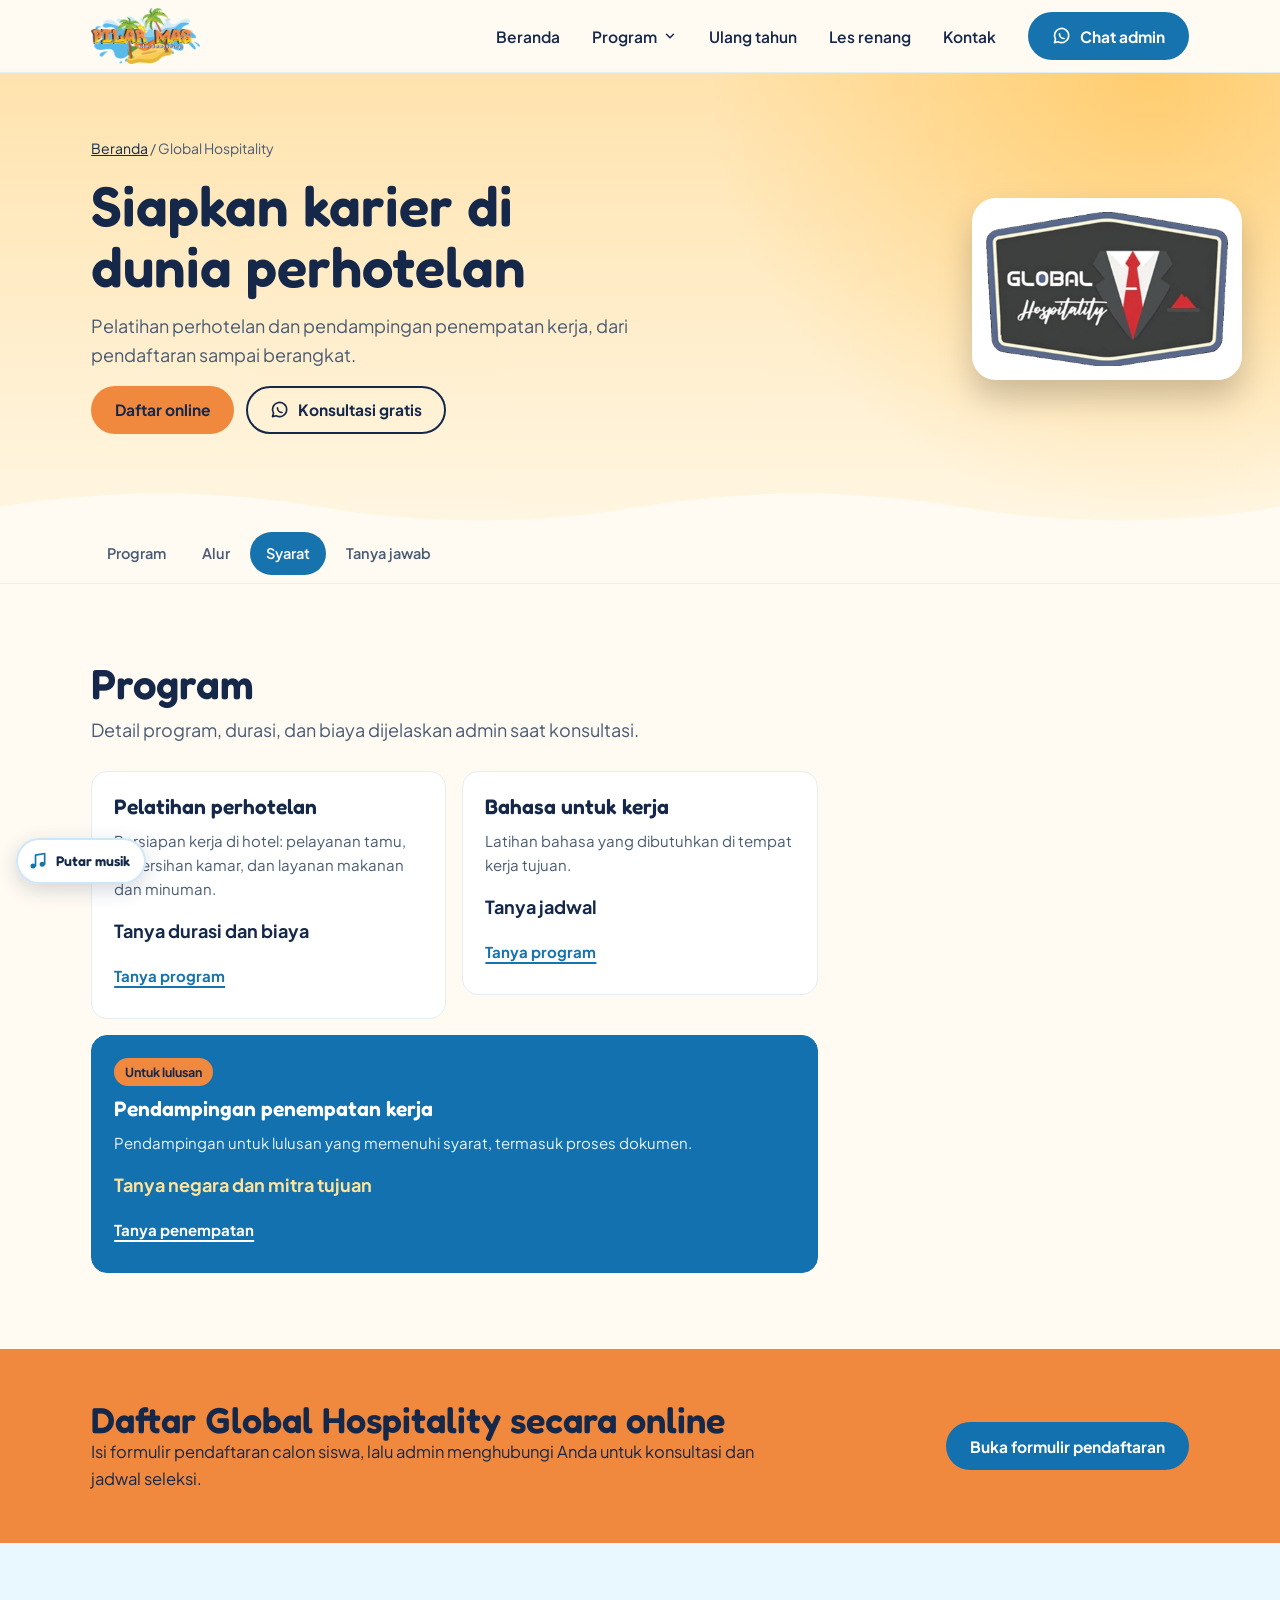
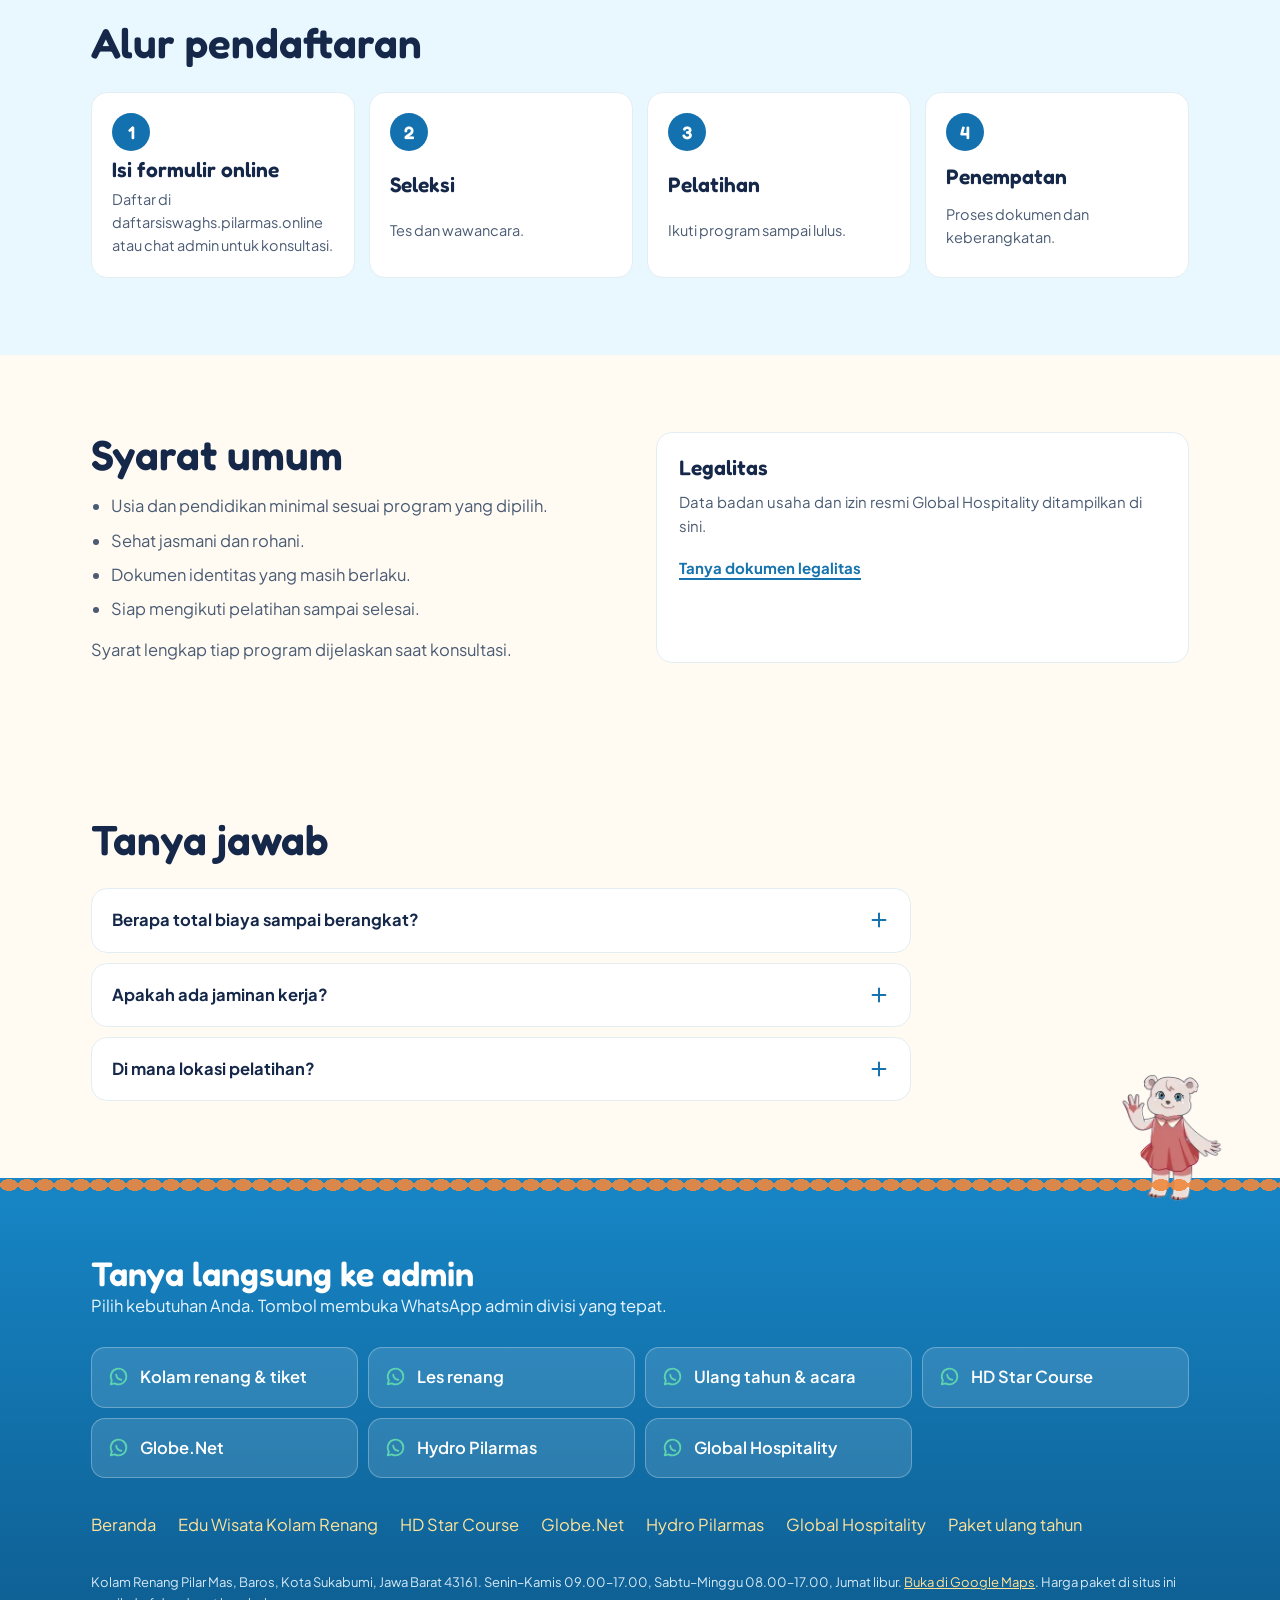
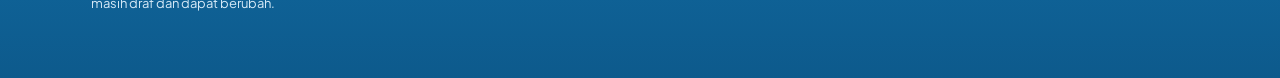
<file: global-hospitality.html>
<!DOCTYPE html>
<html lang="id">
<head>
<meta charset="utf-8">
<meta name="viewport" content="width=device-width, initial-scale=1">
<title>Global Hospitality Pilarmas</title>
<meta name="description" content="Pelatihan perhotelan dan pendampingan penempatan kerja Global Hospitality, Sukabumi.">
<link rel="preconnect" href="https://fonts.googleapis.com"><link rel="preconnect" href="https://fonts.gstatic.com" crossorigin><link href="https://fonts.googleapis.com/css2?family=Fredoka:wght@500;600&family=Plus+Jakarta+Sans:wght@400;500;600;700;800&display=swap" rel="stylesheet">
<link rel="icon" href="assets/favicon.ico" sizes="any"><link rel="icon" type="image/png" sizes="32x32" href="assets/favicon-32.png"><link rel="apple-touch-icon" href="assets/apple-touch-icon.png"><meta name="theme-color" content="#1673AE"><link rel="stylesheet" href="assets/style.css?v=a661de98">
</head>
<body>
<a class="skip" href="#isi">Langsung ke isi</a><header class="top">
  <div class="wrap">
    <a class="logo" href="index.html" aria-label="Pilarmas Kolam Renang Keluarga, ke beranda"><img src="assets/logo-pilarmas-sm.png" alt="" width="130" height="67"></a>
    <nav class="nav" aria-label="Menu utama">
      <a href="index.html">Beranda</a>
      <button id="progBtn" aria-expanded="false" aria-controls="mega">Program <svg class="chev" viewBox="0 0 24 24" fill="none" stroke="currentColor" stroke-width="2.5" stroke-linecap="round" aria-hidden="true"><path d="m6 9 6 6 6-6"/></svg></button>
      <a href="ulang-tahun.html">Ulang tahun</a>
      <a href="edu-wisata.html#les">Les renang</a>
      <a href="#kontak">Kontak</a>
    </nav>
    <a class="btn wa" data-wa="gh" data-msg="Halo admin Global Hospitality, saya mau konsultasi program." href="#kontak"><svg viewBox="0 0 24 24" fill="none" stroke="currentColor" stroke-width="2" stroke-linecap="round" stroke-linejoin="round" aria-hidden="true"><path d="M20 11.5a8.5 8.5 0 0 1-12.6 7.4L3 20l1.2-4.2A8.5 8.5 0 1 1 20 11.5z"/><path d="M9 9.5c0 3 2.5 5.5 5.5 5.5"/></svg>Chat admin</a>
    <button class="burger" id="burger" aria-expanded="false" aria-controls="drawer" aria-label="Buka menu"><svg viewBox="0 0 24 24" fill="none" stroke="currentColor" stroke-width="2.2" stroke-linecap="round" aria-hidden="true"><path d="M4 7h16M4 12h16M4 17h10"/></svg></button>
  </div>
  <div class="mega" id="mega"><div class="wrap"><div class="col" style="--i:0"><h3><a href="edu-wisata.html"><span class="dot" style="background:#1E9DB0"></span>Edu Wisata Kolam Renang</a></h3><p>Kolam renang keluarga, les renang, dan tempat acara.</p><ul><li><a href="edu-wisata.html#tiket">Tiket &amp; langganan</a></li><li><a href="edu-wisata.html#les">Les renang</a></li><li><a href="ulang-tahun.html">Paket ulang tahun</a></li><li><a href="edu-wisata.html#arisan">Arisan &amp; keluarga</a></li><li><a href="edu-wisata.html#komunitas">Komunitas &amp; perusahaan</a></li><li><a href="edu-wisata.html#sekolah">Sekolah &amp; edukasi</a></li><li><a href="edu-wisata.html#musiman">Program musiman</a></li></ul></div><div class="col" style="--i:1"><h3><a href="hd-star.html"><span class="dot" style="background:#B68A4A"></span>HD Star Course</a></h3><p>Les bahasa Inggris untuk anak dan remaja.</p><ul><li><a href="hd-star.html#kelas">Kelas sesuai usia</a></li><li><a href="hd-star.html#khusus">Program khusus</a></li><li><a href="hd-star.html#sekolah">Untuk sekolah</a></li><li><a href="hd-star.html#daftar">Cara daftar</a></li></ul></div><div class="col" style="--i:2"><h3><a href="globe-net.html"><span class="dot" style="background:#3B6FB6"></span>Globe.Net</a></h3><p>Internet rumah dan usaha di Sukabumi.</p><ul><li><a href="globe-net.html#rumah">Internet rumah</a></li><li><a href="globe-net.html#usaha">Usaha &amp; kantor</a></li><li><a href="globe-net.html#pasang">Cara pasang</a></li></ul></div><div class="col" style="--i:3"><h3><a href="hydro.html"><span class="dot" style="background:#2FA58A"></span>Hydro Pilarmas</a></h3><p>Air minum galon, diantar ke tempat Anda.</p><ul><li><a href="hydro.html#layanan">Pesan antar</a></li><li><a href="hydro.html#layanan">Langganan mingguan</a></li><li><a href="hydro.html#layanan">Harga agen &amp; warung</a></li></ul></div><div class="col" style="--i:4"><h3><a href="global-hospitality.html"><span class="dot" style="background:#7A5C9E"></span>Global Hospitality</a></h3><p>Pelatihan perhotelan dan penempatan kerja.</p><ul><li><a href="global-hospitality.html#program">Program pelatihan</a></li><li><a href="global-hospitality.html#alur">Alur pendaftaran</a></li><li><a href="global-hospitality.html#syarat">Syarat peserta</a></li></ul></div></div></div>
</header>
<div class="drawer" id="drawer" role="dialog" aria-modal="true" aria-label="Menu">
  <div class="row"><a class="logo drawer-logo" href="index.html" aria-label="Pilarmas, ke beranda"><img src="assets/logo-pilarmas-sm.png" alt="" width="130" height="67"></a><button class="close" id="drawerClose" aria-label="Tutup menu"><svg viewBox="0 0 24 24" fill="none" stroke="currentColor" stroke-width="2.2" stroke-linecap="round" aria-hidden="true"><path d="M6 6l12 12M18 6 6 18"/></svg></button></div>
  <a class="item" href="index.html" style="--i:0">Beranda</a>
  <details style="--i:1"><summary>Edu Wisata Kolam Renang<svg viewBox="0 0 24 24" fill="none" stroke="currentColor" stroke-width="2.2" stroke-linecap="round" aria-hidden="true"><path d="M12 5v14M5 12h14"/></svg></summary><ul><li><a href="edu-wisata.html">Semua program Edu</a></li><li><a href="edu-wisata.html#tiket">Tiket &amp; langganan</a></li><li><a href="edu-wisata.html#les">Les renang</a></li><li><a href="ulang-tahun.html">Paket ulang tahun</a></li><li><a href="edu-wisata.html#arisan">Arisan &amp; keluarga</a></li><li><a href="edu-wisata.html#komunitas">Komunitas &amp; perusahaan</a></li><li><a href="edu-wisata.html#sekolah">Sekolah &amp; edukasi</a></li><li><a href="edu-wisata.html#musiman">Program musiman</a></li></ul></details><details style="--i:2"><summary>HD Star Course<svg viewBox="0 0 24 24" fill="none" stroke="currentColor" stroke-width="2.2" stroke-linecap="round" aria-hidden="true"><path d="M12 5v14M5 12h14"/></svg></summary><ul><li><a href="hd-star.html">Semua program HD Star Course</a></li><li><a href="hd-star.html#kelas">Kelas sesuai usia</a></li><li><a href="hd-star.html#khusus">Program khusus</a></li><li><a href="hd-star.html#sekolah">Untuk sekolah</a></li><li><a href="hd-star.html#daftar">Cara daftar</a></li></ul></details><details style="--i:3"><summary>Globe.Net<svg viewBox="0 0 24 24" fill="none" stroke="currentColor" stroke-width="2.2" stroke-linecap="round" aria-hidden="true"><path d="M12 5v14M5 12h14"/></svg></summary><ul><li><a href="globe-net.html">Semua program Globe.Net</a></li><li><a href="globe-net.html#rumah">Internet rumah</a></li><li><a href="globe-net.html#usaha">Usaha &amp; kantor</a></li><li><a href="globe-net.html#pasang">Cara pasang</a></li></ul></details><details style="--i:4"><summary>Hydro Pilarmas<svg viewBox="0 0 24 24" fill="none" stroke="currentColor" stroke-width="2.2" stroke-linecap="round" aria-hidden="true"><path d="M12 5v14M5 12h14"/></svg></summary><ul><li><a href="hydro.html">Semua program Hydro Pilarmas</a></li><li><a href="hydro.html#layanan">Pesan antar</a></li><li><a href="hydro.html#layanan">Langganan mingguan</a></li><li><a href="hydro.html#layanan">Harga agen &amp; warung</a></li></ul></details><details style="--i:5"><summary>Global Hospitality<svg viewBox="0 0 24 24" fill="none" stroke="currentColor" stroke-width="2.2" stroke-linecap="round" aria-hidden="true"><path d="M12 5v14M5 12h14"/></svg></summary><ul><li><a href="global-hospitality.html">Semua program Global Hospitality</a></li><li><a href="global-hospitality.html#program">Program pelatihan</a></li><li><a href="global-hospitality.html#alur">Alur pendaftaran</a></li><li><a href="global-hospitality.html#syarat">Syarat peserta</a></li></ul></details>
  <a class="item" href="ulang-tahun.html" style="--i:6">Paket ulang tahun</a>
  <a class="btn brass" data-wa="gh" data-msg="Halo admin Global Hospitality, saya mau konsultasi program." href="#kontak"><svg viewBox="0 0 24 24" fill="none" stroke="currentColor" stroke-width="2" stroke-linecap="round" stroke-linejoin="round" aria-hidden="true"><path d="M20 11.5a8.5 8.5 0 0 1-12.6 7.4L3 20l1.2-4.2A8.5 8.5 0 1 1 20 11.5z"/><path d="M9 9.5c0 3 2.5 5.5 5.5 5.5"/></svg>Chat admin Global Hospitality</a>
</div><section class="pagehero navy has-mascot" id="isi">
  <img class="ph-mascot is-brand" src="assets/logo-gh.webp" alt=""><div class="wrap">
    <p class="crumb"><a href="index.html">Beranda</a> / Global Hospitality</p>
    <h1>Siapkan karier di dunia perhotelan</h1>
    <p class="lead">Pelatihan perhotelan dan pendampingan penempatan kerja, dari pendaftaran sampai berangkat.</p>
    <div class="cta"><a class="btn brass" href="https://daftarsiswaghs.pilarmas.online/">Daftar online</a><a class="btn ghost" data-wa="gh" data-msg="Halo Global Hospitality, saya mau konsultasi program pelatihan." href="#kontak"><svg viewBox="0 0 24 24" fill="none" stroke="currentColor" stroke-width="2" stroke-linecap="round" stroke-linejoin="round" aria-hidden="true"><path d="M20 11.5a8.5 8.5 0 0 1-12.6 7.4L3 20l1.2-4.2A8.5 8.5 0 1 1 20 11.5z"/><path d="M9 9.5c0 3 2.5 5.5 5.5 5.5"/></svg>Konsultasi gratis</a></div>
  </div>
  <svg class="wave" viewBox="0 0 1440 40" preserveAspectRatio="none" aria-hidden="true"><path fill="currentColor" d="M0 22c120-18 240-18 360 0s240 18 360 0 240-18 360 0 240 18 360 0v18H0z"/></svg>
</section><nav class="subnav" aria-label="Bagian halaman"><div class="wrap"><span class="pill" aria-hidden="true"></span><a href="#program">Program</a><a href="#alur">Alur</a><a href="#syarat">Syarat</a><a href="#faq">Tanya jawab</a></div></nav><section class="band" id="program"><div class="wrap"><div class="sec-head"><h2>Program</h2><p class="lead">Detail program, durasi, dan biaya dijelaskan admin saat konsultasi.</p></div><div class="cards"><article class="card"><h3>Pelatihan perhotelan</h3><p>Persiapan kerja di hotel: pelayanan tamu, kebersihan kamar, dan layanan makanan dan minuman.</p><p class="price">Tanya durasi dan biaya</p><a class="go" data-wa="gh" data-msg="Halo, saya mau tanya Pelatihan perhotelan" href="#kontak">Tanya program</a></article><article class="card"><h3>Bahasa untuk kerja</h3><p>Latihan bahasa yang dibutuhkan di tempat kerja tujuan.</p><p class="price">Tanya jadwal</p><a class="go" data-wa="gh" data-msg="Halo, saya mau tanya Bahasa untuk kerja" href="#kontak">Tanya program</a></article><article class="card big"><span class="tag">Untuk lulusan</span><h3>Pendampingan penempatan kerja</h3><p>Pendampingan untuk lulusan yang memenuhi syarat, termasuk proses dokumen.</p><p class="price">Tanya negara dan mitra tujuan</p><a class="go" data-wa="gh" data-msg="Halo, saya mau tanya Pendampingan penempatan kerja" href="#kontak">Tanya penempatan</a></article></div></div></section><section class="promo"><div class="wrap"><div><h2>Daftar Global Hospitality secara online</h2><p>Isi formulir pendaftaran calon siswa, lalu admin menghubungi Anda untuk konsultasi dan jadwal seleksi.</p></div><a class="btn" style="background:var(--deep);color:#fff" href="https://daftarsiswaghs.pilarmas.online/">Buka formulir pendaftaran</a></div></section><section class="band" id="alur" style="background:var(--water-3)"><div class="wrap"><div class="sec-head"><h2>Alur pendaftaran</h2></div><ol class="steps"><li><h3>Isi formulir online</h3><p>Daftar di daftarsiswaghs.pilarmas.online atau chat admin untuk konsultasi.</p></li><li><h3>Seleksi</h3><p>Tes dan wawancara.</p></li><li><h3>Pelatihan</h3><p>Ikuti program sampai lulus.</p></li><li><h3>Penempatan</h3><p>Proses dokumen dan keberangkatan.</p></li></ol></div></section><section class="band" id="syarat"><div class="wrap terms">
<div><h2 style="margin-bottom:16px">Syarat umum</h2><ul><li>Usia dan pendidikan minimal sesuai program yang dipilih.</li><li>Sehat jasmani dan rohani.</li><li>Dokumen identitas yang masih berlaku.</li><li>Siap mengikuti pelatihan sampai selesai.</li></ul><p style="margin-top:14px;color:var(--sub)">Syarat lengkap tiap program dijelaskan saat konsultasi.</p></div>
<div class="card"><h3>Legalitas</h3><p>Data badan usaha dan izin resmi Global Hospitality ditampilkan di sini.</p><a class="go" data-wa="gh" data-msg="Halo, saya mau menanyakan legalitas Global Hospitality." href="#kontak">Tanya dokumen legalitas</a></div>
</div></section><section class="band" id="faq"><div class="wrap"><div class="sec-head"><h2>Tanya jawab</h2></div><div class="faq"><details><summary>Berapa total biaya sampai berangkat?<svg viewBox="0 0 24 24" fill="none" stroke="currentColor" stroke-width="2.2" stroke-linecap="round" aria-hidden="true"><path d="M12 5v14M5 12h14"/></svg></summary><p class="ans">Biaya berbeda untuk setiap program. Admin akan menjelaskan rinciannya saat konsultasi.</p></details><details><summary>Apakah ada jaminan kerja?<svg viewBox="0 0 24 24" fill="none" stroke="currentColor" stroke-width="2.2" stroke-linecap="round" aria-hidden="true"><path d="M12 5v14M5 12h14"/></svg></summary><p class="ans">Tanyakan ketentuan penempatan ke admin sebelum mendaftar.</p></details><details><summary>Di mana lokasi pelatihan?<svg viewBox="0 0 24 24" fill="none" stroke="currentColor" stroke-width="2.2" stroke-linecap="round" aria-hidden="true"><path d="M12 5v14M5 12h14"/></svg></summary><p class="ans">Pelatihan dilaksanakan di Sukabumi. Tanyakan alamat lengkapnya ke admin.</p></details></div></div></section><footer class="foot" id="kontak">
  <img class="char foot-char" src="assets/anim-bae.webp" data-still="assets/char-bae.webp" alt="Bae, karakter Pilarmas" width="254" height="300" loading="lazy">
  <div class="rope"></div>
  <div class="wrap">
    <div><h2>Tanya langsung ke admin</h2><p>Pilih kebutuhan Anda. Tombol membuka WhatsApp admin divisi yang tepat.</p></div>
    <div class="wa-grid"><a data-wa="kolam" href="#kontak"><svg viewBox="0 0 24 24" fill="none" stroke="currentColor" stroke-width="2" stroke-linecap="round" stroke-linejoin="round" aria-hidden="true"><path d="M20 11.5a8.5 8.5 0 0 1-12.6 7.4L3 20l1.2-4.2A8.5 8.5 0 1 1 20 11.5z"/><path d="M9 9.5c0 3 2.5 5.5 5.5 5.5"/></svg>Kolam renang &amp; tiket</a><a data-wa="les" href="#kontak"><svg viewBox="0 0 24 24" fill="none" stroke="currentColor" stroke-width="2" stroke-linecap="round" stroke-linejoin="round" aria-hidden="true"><path d="M20 11.5a8.5 8.5 0 0 1-12.6 7.4L3 20l1.2-4.2A8.5 8.5 0 1 1 20 11.5z"/><path d="M9 9.5c0 3 2.5 5.5 5.5 5.5"/></svg>Les renang</a><a data-wa="acara" href="#kontak"><svg viewBox="0 0 24 24" fill="none" stroke="currentColor" stroke-width="2" stroke-linecap="round" stroke-linejoin="round" aria-hidden="true"><path d="M20 11.5a8.5 8.5 0 0 1-12.6 7.4L3 20l1.2-4.2A8.5 8.5 0 1 1 20 11.5z"/><path d="M9 9.5c0 3 2.5 5.5 5.5 5.5"/></svg>Ulang tahun &amp; acara</a><a data-wa="hdstar" href="#kontak"><svg viewBox="0 0 24 24" fill="none" stroke="currentColor" stroke-width="2" stroke-linecap="round" stroke-linejoin="round" aria-hidden="true"><path d="M20 11.5a8.5 8.5 0 0 1-12.6 7.4L3 20l1.2-4.2A8.5 8.5 0 1 1 20 11.5z"/><path d="M9 9.5c0 3 2.5 5.5 5.5 5.5"/></svg>HD Star Course</a><a data-wa="globenet" href="#kontak"><svg viewBox="0 0 24 24" fill="none" stroke="currentColor" stroke-width="2" stroke-linecap="round" stroke-linejoin="round" aria-hidden="true"><path d="M20 11.5a8.5 8.5 0 0 1-12.6 7.4L3 20l1.2-4.2A8.5 8.5 0 1 1 20 11.5z"/><path d="M9 9.5c0 3 2.5 5.5 5.5 5.5"/></svg>Globe.Net</a><a data-wa="hydro" href="#kontak"><svg viewBox="0 0 24 24" fill="none" stroke="currentColor" stroke-width="2" stroke-linecap="round" stroke-linejoin="round" aria-hidden="true"><path d="M20 11.5a8.5 8.5 0 0 1-12.6 7.4L3 20l1.2-4.2A8.5 8.5 0 1 1 20 11.5z"/><path d="M9 9.5c0 3 2.5 5.5 5.5 5.5"/></svg>Hydro Pilarmas</a><a data-wa="gh" href="#kontak"><svg viewBox="0 0 24 24" fill="none" stroke="currentColor" stroke-width="2" stroke-linecap="round" stroke-linejoin="round" aria-hidden="true"><path d="M20 11.5a8.5 8.5 0 0 1-12.6 7.4L3 20l1.2-4.2A8.5 8.5 0 1 1 20 11.5z"/><path d="M9 9.5c0 3 2.5 5.5 5.5 5.5"/></svg>Global Hospitality</a></div>
    <nav aria-label="Semua halaman"><a href="index.html">Beranda</a><a href="edu-wisata.html">Edu Wisata Kolam Renang</a><a href="hd-star.html">HD Star Course</a><a href="globe-net.html">Globe.Net</a><a href="hydro.html">Hydro Pilarmas</a><a href="global-hospitality.html">Global Hospitality</a><a href="ulang-tahun.html">Paket ulang tahun</a></nav>
    <small>Kolam Renang Pilar Mas, Baros, Kota Sukabumi, Jawa Barat 43161. Senin–Kamis 09.00–17.00, Sabtu–Minggu 08.00–17.00, Jumat libur. <a href="https://www.google.com/maps/search/?api=1&query=Kolam+Renang+Pilar+Mas&query_place_id=ChIJv0X-8mlHaC4R28F2sM2gNaU" style="color:#FFE29A">Buka di Google Maps</a>. Harga paket di situs ini masih draf dan dapat berubah.</small>
  </div>
</footer>
<dialog class="lb" id="lb" aria-label="Foto kegiatan"><button class="lb-x" type="button" aria-label="Tutup foto">&times;</button><img alt=""><p></p></dialog>
<button class="music" id="musik" type="button" aria-pressed="false" aria-label="Putar musik latar" hidden><span class="eq" aria-hidden="true"><i></i><i></i><i></i></span><svg class="note" viewBox="0 0 24 24" aria-hidden="true"><path d="M9 18V5l11-2v13" fill="none" stroke="currentColor" stroke-width="2" stroke-linecap="round" stroke-linejoin="round"/><circle cx="6" cy="18" r="3" fill="currentColor"/><circle cx="17" cy="16" r="3" fill="currentColor"/></svg><span class="mlbl">Putar musik</span></button>
<script src="assets/app.js?v=4fedec26"></script>
<script src="https://bayar.pilarmas.online/bayar/tombol-bayar.js" defer></script>
</body>
</html>
</file>
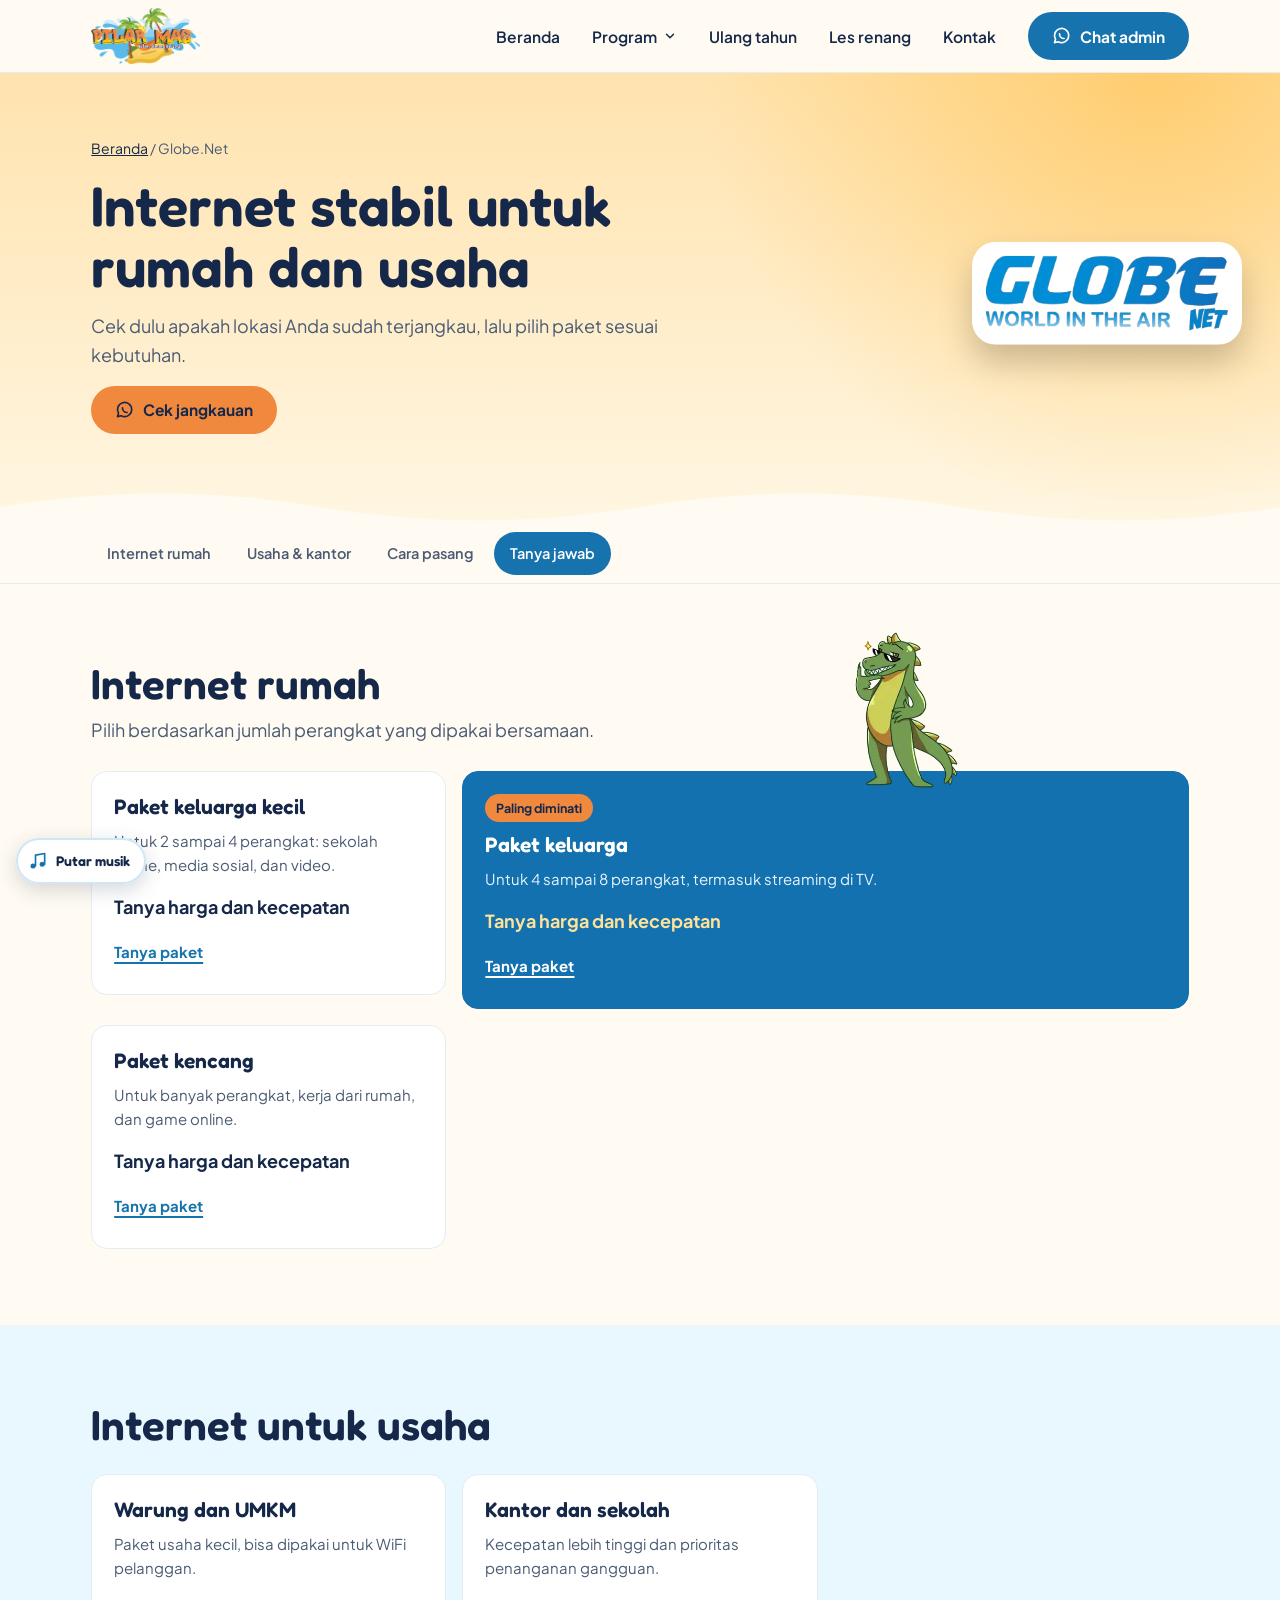
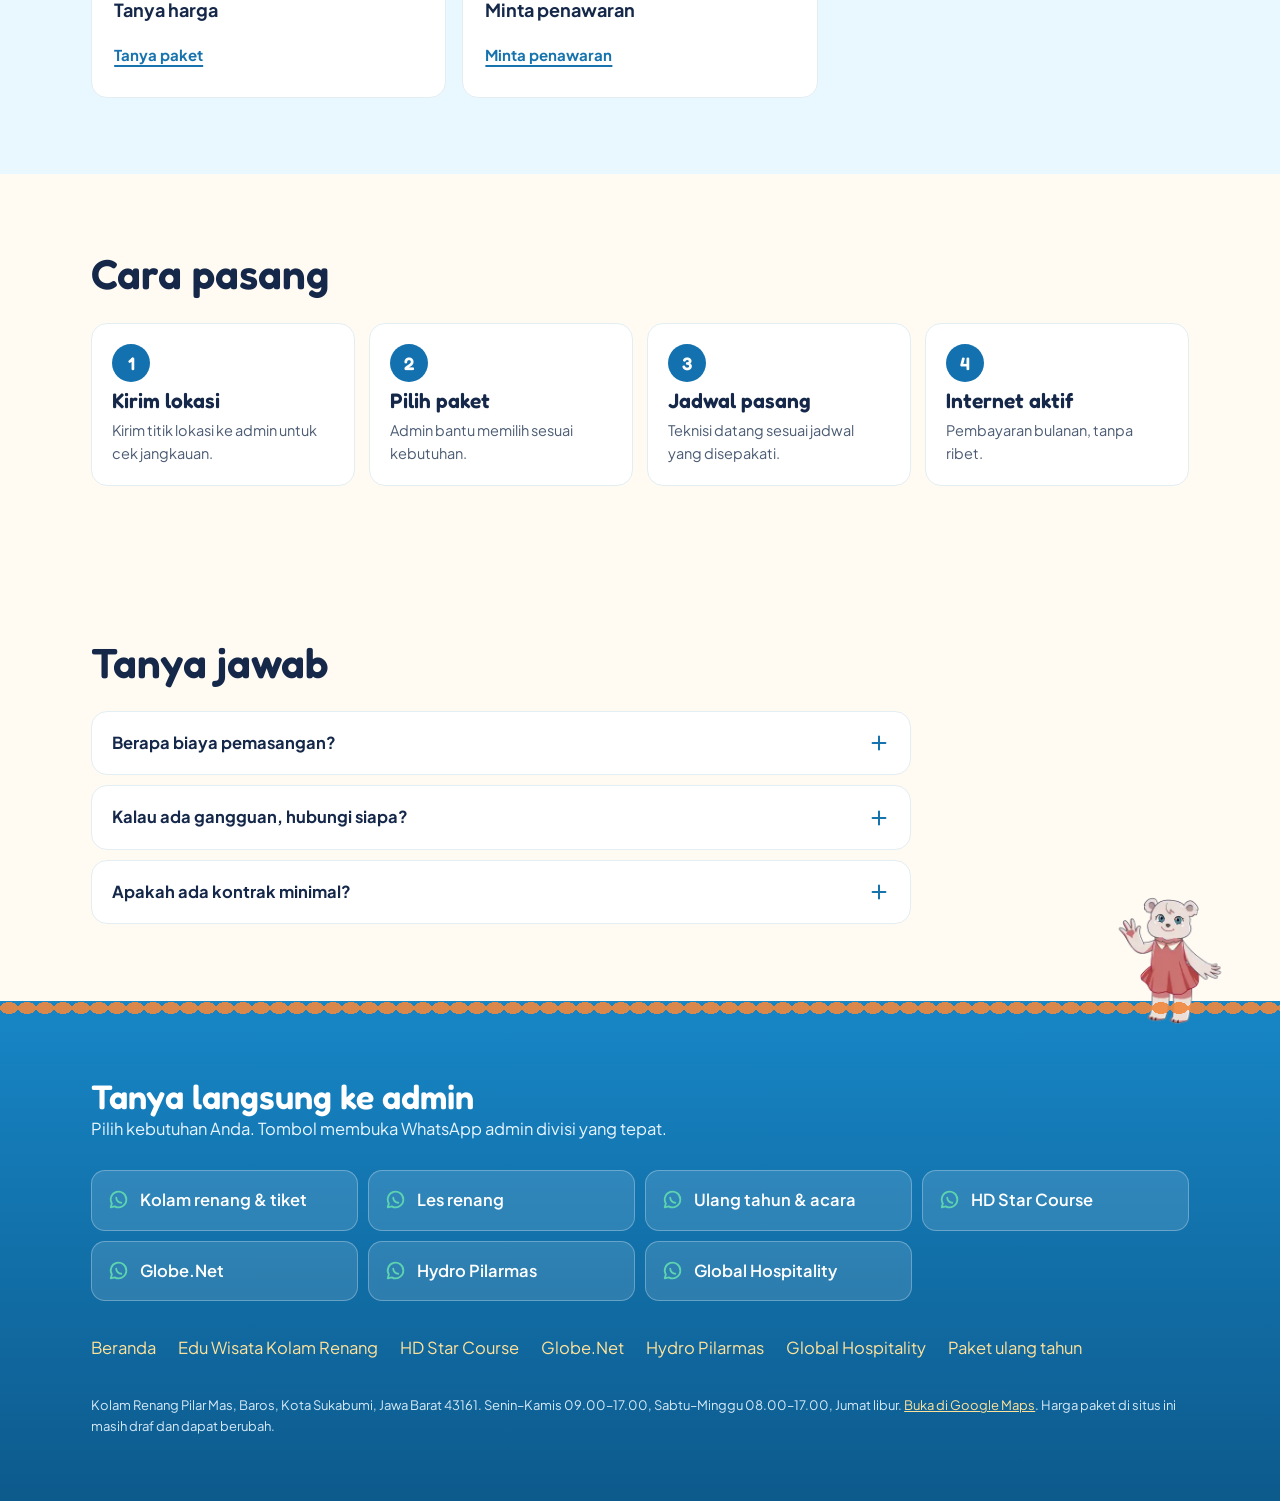
<file: globe-net.html>
<!DOCTYPE html>
<html lang="id">
<head>
<meta charset="utf-8">
<meta name="viewport" content="width=device-width, initial-scale=1">
<title>Globe.Net Pilarmas</title>
<meta name="description" content="Internet rumah dan usaha Globe.Net di Sukabumi.">
<link rel="preconnect" href="https://fonts.googleapis.com"><link rel="preconnect" href="https://fonts.gstatic.com" crossorigin><link href="https://fonts.googleapis.com/css2?family=Fredoka:wght@500;600&family=Plus+Jakarta+Sans:wght@400;500;600;700;800&display=swap" rel="stylesheet">
<link rel="icon" href="assets/favicon.ico" sizes="any"><link rel="icon" type="image/png" sizes="32x32" href="assets/favicon-32.png"><link rel="apple-touch-icon" href="assets/apple-touch-icon.png"><meta name="theme-color" content="#1673AE"><link rel="stylesheet" href="assets/style.css?v=a661de98">
</head>
<body>
<a class="skip" href="#isi">Langsung ke isi</a><header class="top">
  <div class="wrap">
    <a class="logo" href="index.html" aria-label="Pilarmas Kolam Renang Keluarga, ke beranda"><img src="assets/logo-pilarmas-sm.png" alt="" width="130" height="67"></a>
    <nav class="nav" aria-label="Menu utama">
      <a href="index.html">Beranda</a>
      <button id="progBtn" aria-expanded="false" aria-controls="mega">Program <svg class="chev" viewBox="0 0 24 24" fill="none" stroke="currentColor" stroke-width="2.5" stroke-linecap="round" aria-hidden="true"><path d="m6 9 6 6 6-6"/></svg></button>
      <a href="ulang-tahun.html">Ulang tahun</a>
      <a href="edu-wisata.html#les">Les renang</a>
      <a href="#kontak">Kontak</a>
    </nav>
    <a class="btn wa" data-wa="globenet" data-msg="Halo admin Globe.Net, saya mau tanya paket internet." href="#kontak"><svg viewBox="0 0 24 24" fill="none" stroke="currentColor" stroke-width="2" stroke-linecap="round" stroke-linejoin="round" aria-hidden="true"><path d="M20 11.5a8.5 8.5 0 0 1-12.6 7.4L3 20l1.2-4.2A8.5 8.5 0 1 1 20 11.5z"/><path d="M9 9.5c0 3 2.5 5.5 5.5 5.5"/></svg>Chat admin</a>
    <button class="burger" id="burger" aria-expanded="false" aria-controls="drawer" aria-label="Buka menu"><svg viewBox="0 0 24 24" fill="none" stroke="currentColor" stroke-width="2.2" stroke-linecap="round" aria-hidden="true"><path d="M4 7h16M4 12h16M4 17h10"/></svg></button>
  </div>
  <div class="mega" id="mega"><div class="wrap"><div class="col" style="--i:0"><h3><a href="edu-wisata.html"><span class="dot" style="background:#1E9DB0"></span>Edu Wisata Kolam Renang</a></h3><p>Kolam renang keluarga, les renang, dan tempat acara.</p><ul><li><a href="edu-wisata.html#tiket">Tiket &amp; langganan</a></li><li><a href="edu-wisata.html#les">Les renang</a></li><li><a href="ulang-tahun.html">Paket ulang tahun</a></li><li><a href="edu-wisata.html#arisan">Arisan &amp; keluarga</a></li><li><a href="edu-wisata.html#komunitas">Komunitas &amp; perusahaan</a></li><li><a href="edu-wisata.html#sekolah">Sekolah &amp; edukasi</a></li><li><a href="edu-wisata.html#musiman">Program musiman</a></li></ul></div><div class="col" style="--i:1"><h3><a href="hd-star.html"><span class="dot" style="background:#B68A4A"></span>HD Star Course</a></h3><p>Les bahasa Inggris untuk anak dan remaja.</p><ul><li><a href="hd-star.html#kelas">Kelas sesuai usia</a></li><li><a href="hd-star.html#khusus">Program khusus</a></li><li><a href="hd-star.html#sekolah">Untuk sekolah</a></li><li><a href="hd-star.html#daftar">Cara daftar</a></li></ul></div><div class="col" style="--i:2"><h3><a href="globe-net.html"><span class="dot" style="background:#3B6FB6"></span>Globe.Net</a></h3><p>Internet rumah dan usaha di Sukabumi.</p><ul><li><a href="globe-net.html#rumah">Internet rumah</a></li><li><a href="globe-net.html#usaha">Usaha &amp; kantor</a></li><li><a href="globe-net.html#pasang">Cara pasang</a></li></ul></div><div class="col" style="--i:3"><h3><a href="hydro.html"><span class="dot" style="background:#2FA58A"></span>Hydro Pilarmas</a></h3><p>Air minum galon, diantar ke tempat Anda.</p><ul><li><a href="hydro.html#layanan">Pesan antar</a></li><li><a href="hydro.html#layanan">Langganan mingguan</a></li><li><a href="hydro.html#layanan">Harga agen &amp; warung</a></li></ul></div><div class="col" style="--i:4"><h3><a href="global-hospitality.html"><span class="dot" style="background:#7A5C9E"></span>Global Hospitality</a></h3><p>Pelatihan perhotelan dan penempatan kerja.</p><ul><li><a href="global-hospitality.html#program">Program pelatihan</a></li><li><a href="global-hospitality.html#alur">Alur pendaftaran</a></li><li><a href="global-hospitality.html#syarat">Syarat peserta</a></li></ul></div></div></div>
</header>
<div class="drawer" id="drawer" role="dialog" aria-modal="true" aria-label="Menu">
  <div class="row"><a class="logo drawer-logo" href="index.html" aria-label="Pilarmas, ke beranda"><img src="assets/logo-pilarmas-sm.png" alt="" width="130" height="67"></a><button class="close" id="drawerClose" aria-label="Tutup menu"><svg viewBox="0 0 24 24" fill="none" stroke="currentColor" stroke-width="2.2" stroke-linecap="round" aria-hidden="true"><path d="M6 6l12 12M18 6 6 18"/></svg></button></div>
  <a class="item" href="index.html" style="--i:0">Beranda</a>
  <details style="--i:1"><summary>Edu Wisata Kolam Renang<svg viewBox="0 0 24 24" fill="none" stroke="currentColor" stroke-width="2.2" stroke-linecap="round" aria-hidden="true"><path d="M12 5v14M5 12h14"/></svg></summary><ul><li><a href="edu-wisata.html">Semua program Edu</a></li><li><a href="edu-wisata.html#tiket">Tiket &amp; langganan</a></li><li><a href="edu-wisata.html#les">Les renang</a></li><li><a href="ulang-tahun.html">Paket ulang tahun</a></li><li><a href="edu-wisata.html#arisan">Arisan &amp; keluarga</a></li><li><a href="edu-wisata.html#komunitas">Komunitas &amp; perusahaan</a></li><li><a href="edu-wisata.html#sekolah">Sekolah &amp; edukasi</a></li><li><a href="edu-wisata.html#musiman">Program musiman</a></li></ul></details><details style="--i:2"><summary>HD Star Course<svg viewBox="0 0 24 24" fill="none" stroke="currentColor" stroke-width="2.2" stroke-linecap="round" aria-hidden="true"><path d="M12 5v14M5 12h14"/></svg></summary><ul><li><a href="hd-star.html">Semua program HD Star Course</a></li><li><a href="hd-star.html#kelas">Kelas sesuai usia</a></li><li><a href="hd-star.html#khusus">Program khusus</a></li><li><a href="hd-star.html#sekolah">Untuk sekolah</a></li><li><a href="hd-star.html#daftar">Cara daftar</a></li></ul></details><details style="--i:3"><summary>Globe.Net<svg viewBox="0 0 24 24" fill="none" stroke="currentColor" stroke-width="2.2" stroke-linecap="round" aria-hidden="true"><path d="M12 5v14M5 12h14"/></svg></summary><ul><li><a href="globe-net.html">Semua program Globe.Net</a></li><li><a href="globe-net.html#rumah">Internet rumah</a></li><li><a href="globe-net.html#usaha">Usaha &amp; kantor</a></li><li><a href="globe-net.html#pasang">Cara pasang</a></li></ul></details><details style="--i:4"><summary>Hydro Pilarmas<svg viewBox="0 0 24 24" fill="none" stroke="currentColor" stroke-width="2.2" stroke-linecap="round" aria-hidden="true"><path d="M12 5v14M5 12h14"/></svg></summary><ul><li><a href="hydro.html">Semua program Hydro Pilarmas</a></li><li><a href="hydro.html#layanan">Pesan antar</a></li><li><a href="hydro.html#layanan">Langganan mingguan</a></li><li><a href="hydro.html#layanan">Harga agen &amp; warung</a></li></ul></details><details style="--i:5"><summary>Global Hospitality<svg viewBox="0 0 24 24" fill="none" stroke="currentColor" stroke-width="2.2" stroke-linecap="round" aria-hidden="true"><path d="M12 5v14M5 12h14"/></svg></summary><ul><li><a href="global-hospitality.html">Semua program Global Hospitality</a></li><li><a href="global-hospitality.html#program">Program pelatihan</a></li><li><a href="global-hospitality.html#alur">Alur pendaftaran</a></li><li><a href="global-hospitality.html#syarat">Syarat peserta</a></li></ul></details>
  <a class="item" href="ulang-tahun.html" style="--i:6">Paket ulang tahun</a>
  <a class="btn brass" data-wa="globenet" data-msg="Halo admin Globe.Net, saya mau tanya paket internet." href="#kontak"><svg viewBox="0 0 24 24" fill="none" stroke="currentColor" stroke-width="2" stroke-linecap="round" stroke-linejoin="round" aria-hidden="true"><path d="M20 11.5a8.5 8.5 0 0 1-12.6 7.4L3 20l1.2-4.2A8.5 8.5 0 1 1 20 11.5z"/><path d="M9 9.5c0 3 2.5 5.5 5.5 5.5"/></svg>Chat admin Globe.Net</a>
</div><section class="pagehero navy has-mascot" id="isi">
  <img class="ph-mascot is-brand" src="assets/logo-globenet.webp" alt=""><div class="wrap">
    <p class="crumb"><a href="index.html">Beranda</a> / Globe.Net</p>
    <h1>Internet stabil untuk rumah dan usaha</h1>
    <p class="lead">Cek dulu apakah lokasi Anda sudah terjangkau, lalu pilih paket sesuai kebutuhan.</p>
    <div class="cta"><a class="btn brass" data-wa="globenet" data-msg="Halo Globe.Net, saya mau cek jangkauan internet di alamat saya: " href="#kontak"><svg viewBox="0 0 24 24" fill="none" stroke="currentColor" stroke-width="2" stroke-linecap="round" stroke-linejoin="round" aria-hidden="true"><path d="M20 11.5a8.5 8.5 0 0 1-12.6 7.4L3 20l1.2-4.2A8.5 8.5 0 1 1 20 11.5z"/><path d="M9 9.5c0 3 2.5 5.5 5.5 5.5"/></svg>Cek jangkauan</a></div>
  </div>
  <svg class="wave" viewBox="0 0 1440 40" preserveAspectRatio="none" aria-hidden="true"><path fill="currentColor" d="M0 22c120-18 240-18 360 0s240 18 360 0 240-18 360 0 240 18 360 0v18H0z"/></svg>
</section><nav class="subnav" aria-label="Bagian halaman"><div class="wrap"><span class="pill" aria-hidden="true"></span><a href="#rumah">Internet rumah</a><a href="#usaha">Usaha &amp; kantor</a><a href="#pasang">Cara pasang</a><a href="#faq">Tanya jawab</a></div></nav><section class="band" id="rumah"><div class="wrap"><div class="sec-head"><img class="char sec-char" src="assets/anim-bungjin.webp" data-still="assets/char-bungjin.webp" alt="Bung Jin, karakter Pilarmas" width="210" height="300" loading="lazy"><h2>Internet rumah</h2><p class="lead">Pilih berdasarkan jumlah perangkat yang dipakai bersamaan.</p></div><div class="cards"><article class="card"><h3>Paket keluarga kecil</h3><p>Untuk 2 sampai 4 perangkat: sekolah online, media sosial, dan video.</p><p class="price">Tanya harga dan kecepatan</p><a class="go" data-wa="globenet" data-msg="Halo, saya mau tanya Paket keluarga kecil" href="#kontak">Tanya paket</a></article><article class="card big"><span class="tag">Paling diminati</span><h3>Paket keluarga</h3><p>Untuk 4 sampai 8 perangkat, termasuk streaming di TV.</p><p class="price">Tanya harga dan kecepatan</p><a class="go" data-wa="globenet" data-msg="Halo, saya mau tanya Paket keluarga" href="#kontak">Tanya paket</a></article><article class="card"><h3>Paket kencang</h3><p>Untuk banyak perangkat, kerja dari rumah, dan game online.</p><p class="price">Tanya harga dan kecepatan</p><a class="go" data-wa="globenet" data-msg="Halo, saya mau tanya Paket kencang" href="#kontak">Tanya paket</a></article></div></div></section><section class="band" id="usaha" style="background:var(--water-3)"><div class="wrap"><div class="sec-head"><h2>Internet untuk usaha</h2></div><div class="cards"><article class="card"><h3>Warung dan UMKM</h3><p>Paket usaha kecil, bisa dipakai untuk WiFi pelanggan.</p><p class="price">Tanya harga</p><a class="go" data-wa="globenet" data-msg="Halo, saya mau tanya Warung dan UMKM" href="#kontak">Tanya paket</a></article><article class="card"><h3>Kantor dan sekolah</h3><p>Kecepatan lebih tinggi dan prioritas penanganan gangguan.</p><p class="price">Minta penawaran</p><a class="go" data-wa="globenet" data-msg="Halo, saya mau tanya Kantor dan sekolah" href="#kontak">Minta penawaran</a></article></div></div></section><section class="band" id="pasang"><div class="wrap"><div class="sec-head"><h2>Cara pasang</h2></div><ol class="steps"><li><h3>Kirim lokasi</h3><p>Kirim titik lokasi ke admin untuk cek jangkauan.</p></li><li><h3>Pilih paket</h3><p>Admin bantu memilih sesuai kebutuhan.</p></li><li><h3>Jadwal pasang</h3><p>Teknisi datang sesuai jadwal yang disepakati.</p></li><li><h3>Internet aktif</h3><p>Pembayaran bulanan, tanpa ribet.</p></li></ol></div></section><section class="band" id="faq"><div class="wrap"><div class="sec-head"><h2>Tanya jawab</h2></div><div class="faq"><details><summary>Berapa biaya pemasangan?<svg viewBox="0 0 24 24" fill="none" stroke="currentColor" stroke-width="2.2" stroke-linecap="round" aria-hidden="true"><path d="M12 5v14M5 12h14"/></svg></summary><p class="ans">Biaya pasang tergantung lokasi dan paket. Tanyakan ke admin saat cek jangkauan.</p></details><details><summary>Kalau ada gangguan, hubungi siapa?<svg viewBox="0 0 24 24" fill="none" stroke="currentColor" stroke-width="2.2" stroke-linecap="round" aria-hidden="true"><path d="M12 5v14M5 12h14"/></svg></summary><p class="ans">Hubungi admin Globe.Net lewat WhatsApp. Teknisi kami ada di Sukabumi.</p></details><details><summary>Apakah ada kontrak minimal?<svg viewBox="0 0 24 24" fill="none" stroke="currentColor" stroke-width="2.2" stroke-linecap="round" aria-hidden="true"><path d="M12 5v14M5 12h14"/></svg></summary><p class="ans">Tanyakan ketentuan kontrak ke admin sebelum pemasangan.</p></details></div></div></section><footer class="foot" id="kontak">
  <img class="char foot-char" src="assets/anim-bae.webp" data-still="assets/char-bae.webp" alt="Bae, karakter Pilarmas" width="254" height="300" loading="lazy">
  <div class="rope"></div>
  <div class="wrap">
    <div><h2>Tanya langsung ke admin</h2><p>Pilih kebutuhan Anda. Tombol membuka WhatsApp admin divisi yang tepat.</p></div>
    <div class="wa-grid"><a data-wa="kolam" href="#kontak"><svg viewBox="0 0 24 24" fill="none" stroke="currentColor" stroke-width="2" stroke-linecap="round" stroke-linejoin="round" aria-hidden="true"><path d="M20 11.5a8.5 8.5 0 0 1-12.6 7.4L3 20l1.2-4.2A8.5 8.5 0 1 1 20 11.5z"/><path d="M9 9.5c0 3 2.5 5.5 5.5 5.5"/></svg>Kolam renang &amp; tiket</a><a data-wa="les" href="#kontak"><svg viewBox="0 0 24 24" fill="none" stroke="currentColor" stroke-width="2" stroke-linecap="round" stroke-linejoin="round" aria-hidden="true"><path d="M20 11.5a8.5 8.5 0 0 1-12.6 7.4L3 20l1.2-4.2A8.5 8.5 0 1 1 20 11.5z"/><path d="M9 9.5c0 3 2.5 5.5 5.5 5.5"/></svg>Les renang</a><a data-wa="acara" href="#kontak"><svg viewBox="0 0 24 24" fill="none" stroke="currentColor" stroke-width="2" stroke-linecap="round" stroke-linejoin="round" aria-hidden="true"><path d="M20 11.5a8.5 8.5 0 0 1-12.6 7.4L3 20l1.2-4.2A8.5 8.5 0 1 1 20 11.5z"/><path d="M9 9.5c0 3 2.5 5.5 5.5 5.5"/></svg>Ulang tahun &amp; acara</a><a data-wa="hdstar" href="#kontak"><svg viewBox="0 0 24 24" fill="none" stroke="currentColor" stroke-width="2" stroke-linecap="round" stroke-linejoin="round" aria-hidden="true"><path d="M20 11.5a8.5 8.5 0 0 1-12.6 7.4L3 20l1.2-4.2A8.5 8.5 0 1 1 20 11.5z"/><path d="M9 9.5c0 3 2.5 5.5 5.5 5.5"/></svg>HD Star Course</a><a data-wa="globenet" href="#kontak"><svg viewBox="0 0 24 24" fill="none" stroke="currentColor" stroke-width="2" stroke-linecap="round" stroke-linejoin="round" aria-hidden="true"><path d="M20 11.5a8.5 8.5 0 0 1-12.6 7.4L3 20l1.2-4.2A8.5 8.5 0 1 1 20 11.5z"/><path d="M9 9.5c0 3 2.5 5.5 5.5 5.5"/></svg>Globe.Net</a><a data-wa="hydro" href="#kontak"><svg viewBox="0 0 24 24" fill="none" stroke="currentColor" stroke-width="2" stroke-linecap="round" stroke-linejoin="round" aria-hidden="true"><path d="M20 11.5a8.5 8.5 0 0 1-12.6 7.4L3 20l1.2-4.2A8.5 8.5 0 1 1 20 11.5z"/><path d="M9 9.5c0 3 2.5 5.5 5.5 5.5"/></svg>Hydro Pilarmas</a><a data-wa="gh" href="#kontak"><svg viewBox="0 0 24 24" fill="none" stroke="currentColor" stroke-width="2" stroke-linecap="round" stroke-linejoin="round" aria-hidden="true"><path d="M20 11.5a8.5 8.5 0 0 1-12.6 7.4L3 20l1.2-4.2A8.5 8.5 0 1 1 20 11.5z"/><path d="M9 9.5c0 3 2.5 5.5 5.5 5.5"/></svg>Global Hospitality</a></div>
    <nav aria-label="Semua halaman"><a href="index.html">Beranda</a><a href="edu-wisata.html">Edu Wisata Kolam Renang</a><a href="hd-star.html">HD Star Course</a><a href="globe-net.html">Globe.Net</a><a href="hydro.html">Hydro Pilarmas</a><a href="global-hospitality.html">Global Hospitality</a><a href="ulang-tahun.html">Paket ulang tahun</a></nav>
    <small>Kolam Renang Pilar Mas, Baros, Kota Sukabumi, Jawa Barat 43161. Senin–Kamis 09.00–17.00, Sabtu–Minggu 08.00–17.00, Jumat libur. <a href="https://www.google.com/maps/search/?api=1&query=Kolam+Renang+Pilar+Mas&query_place_id=ChIJv0X-8mlHaC4R28F2sM2gNaU" style="color:#FFE29A">Buka di Google Maps</a>. Harga paket di situs ini masih draf dan dapat berubah.</small>
  </div>
</footer>
<dialog class="lb" id="lb" aria-label="Foto kegiatan"><button class="lb-x" type="button" aria-label="Tutup foto">&times;</button><img alt=""><p></p></dialog>
<button class="music" id="musik" type="button" aria-pressed="false" aria-label="Putar musik latar" hidden><span class="eq" aria-hidden="true"><i></i><i></i><i></i></span><svg class="note" viewBox="0 0 24 24" aria-hidden="true"><path d="M9 18V5l11-2v13" fill="none" stroke="currentColor" stroke-width="2" stroke-linecap="round" stroke-linejoin="round"/><circle cx="6" cy="18" r="3" fill="currentColor"/><circle cx="17" cy="16" r="3" fill="currentColor"/></svg><span class="mlbl">Putar musik</span></button>
<script src="assets/app.js?v=4fedec26"></script>
<script src="https://bayar.pilarmas.online/bayar/tombol-bayar.js" defer></script>
</body>
</html>
</file>
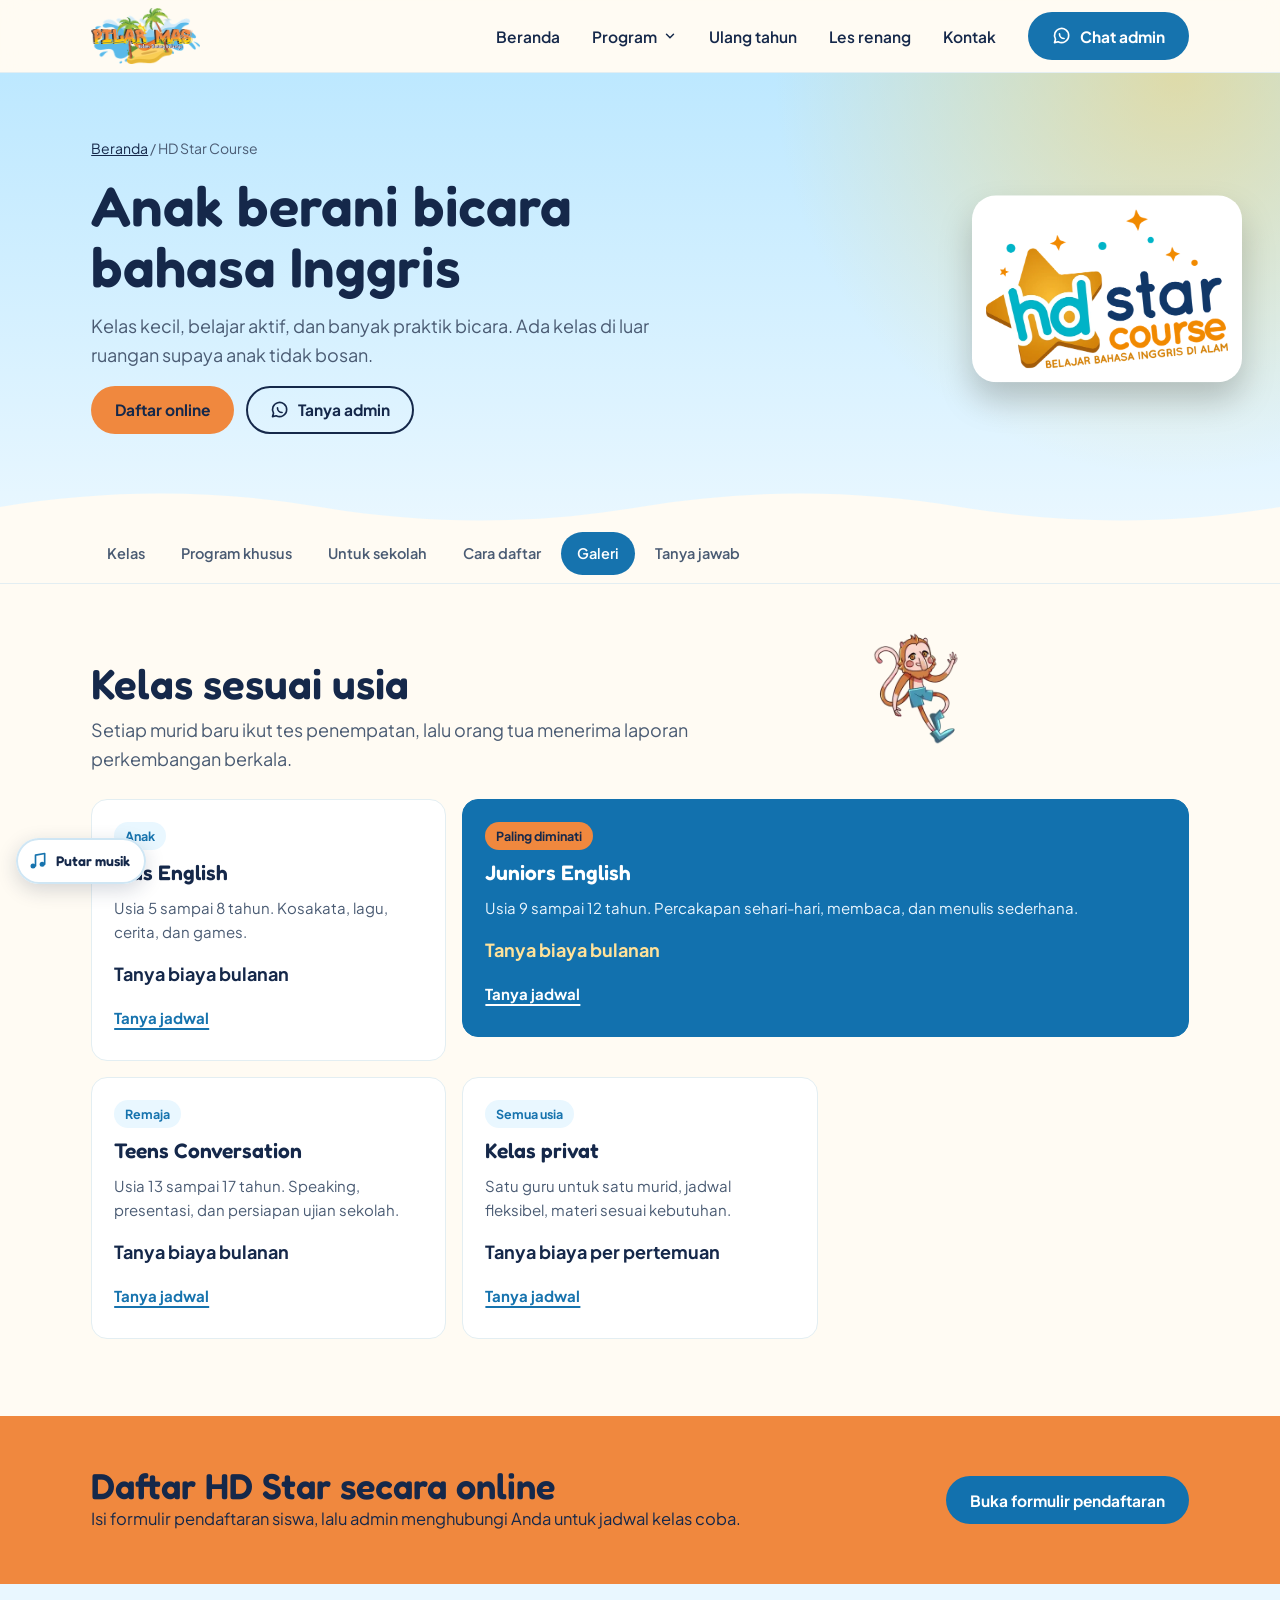
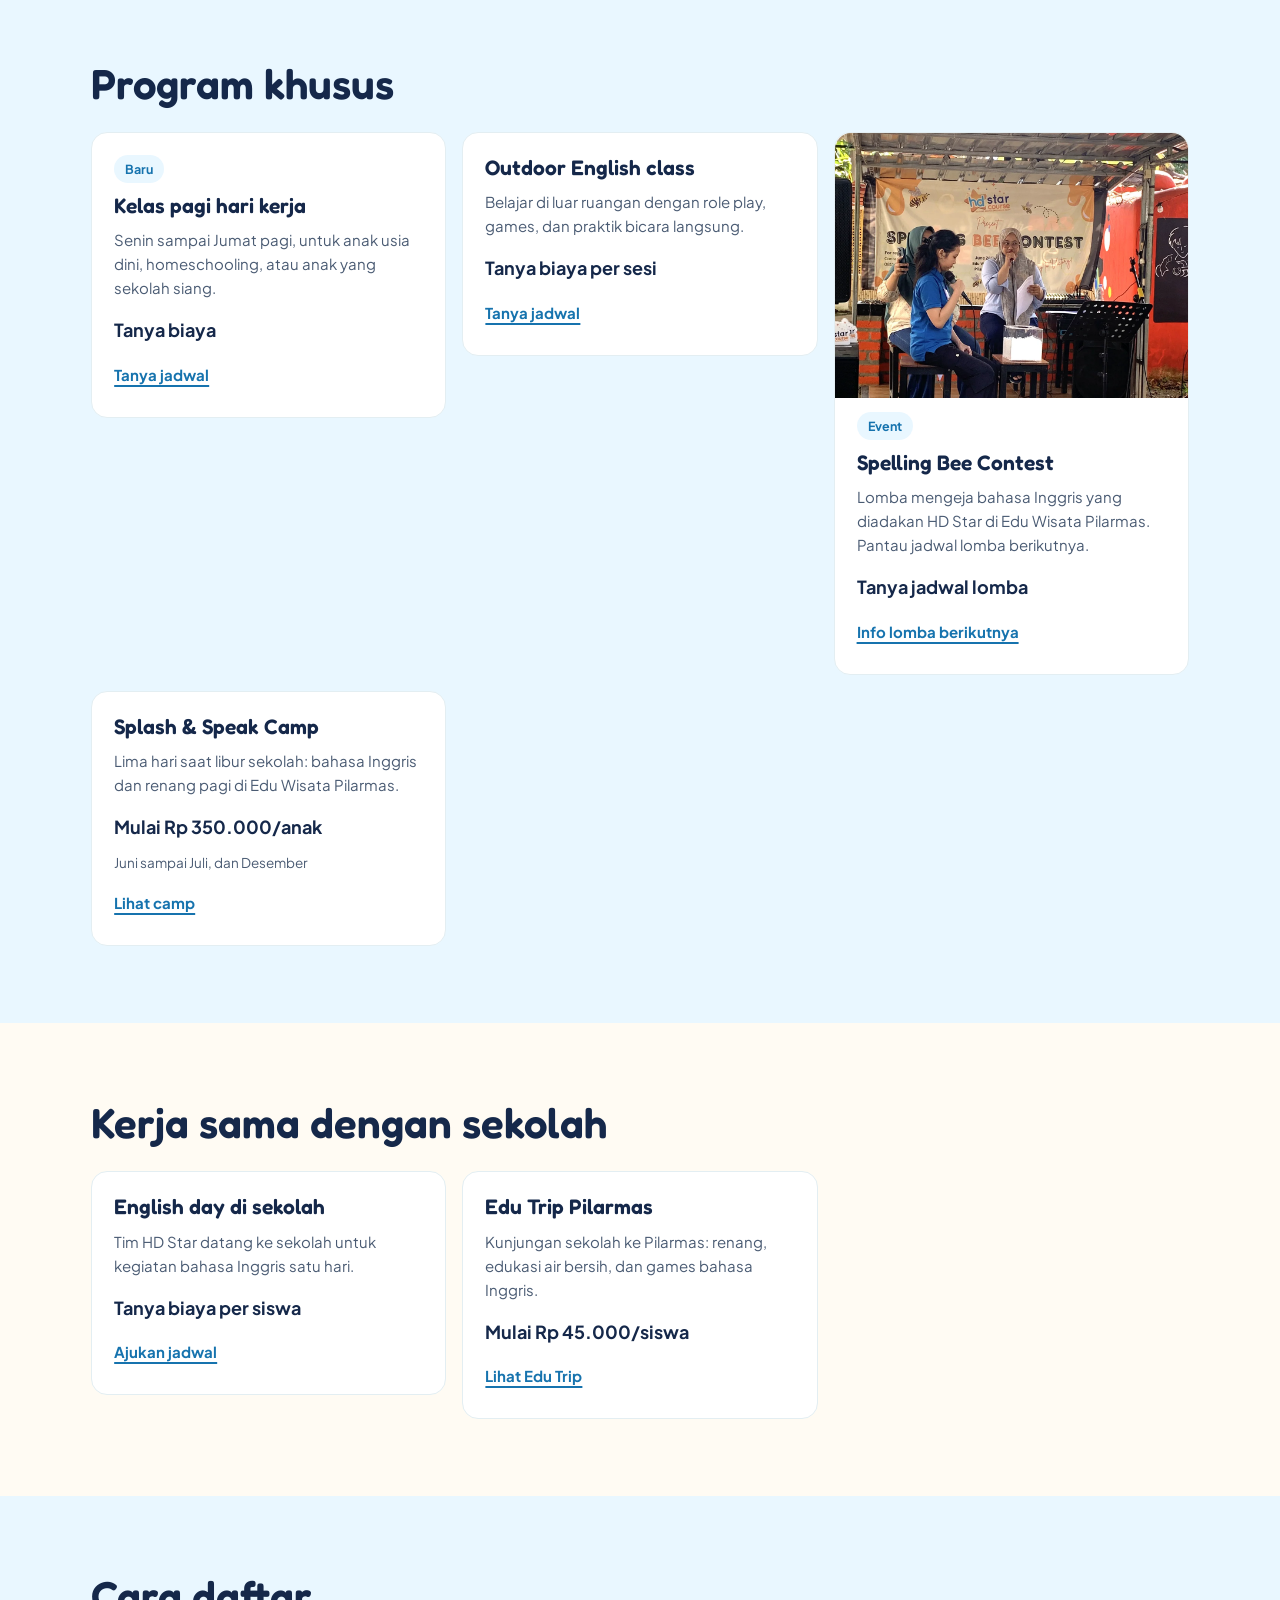
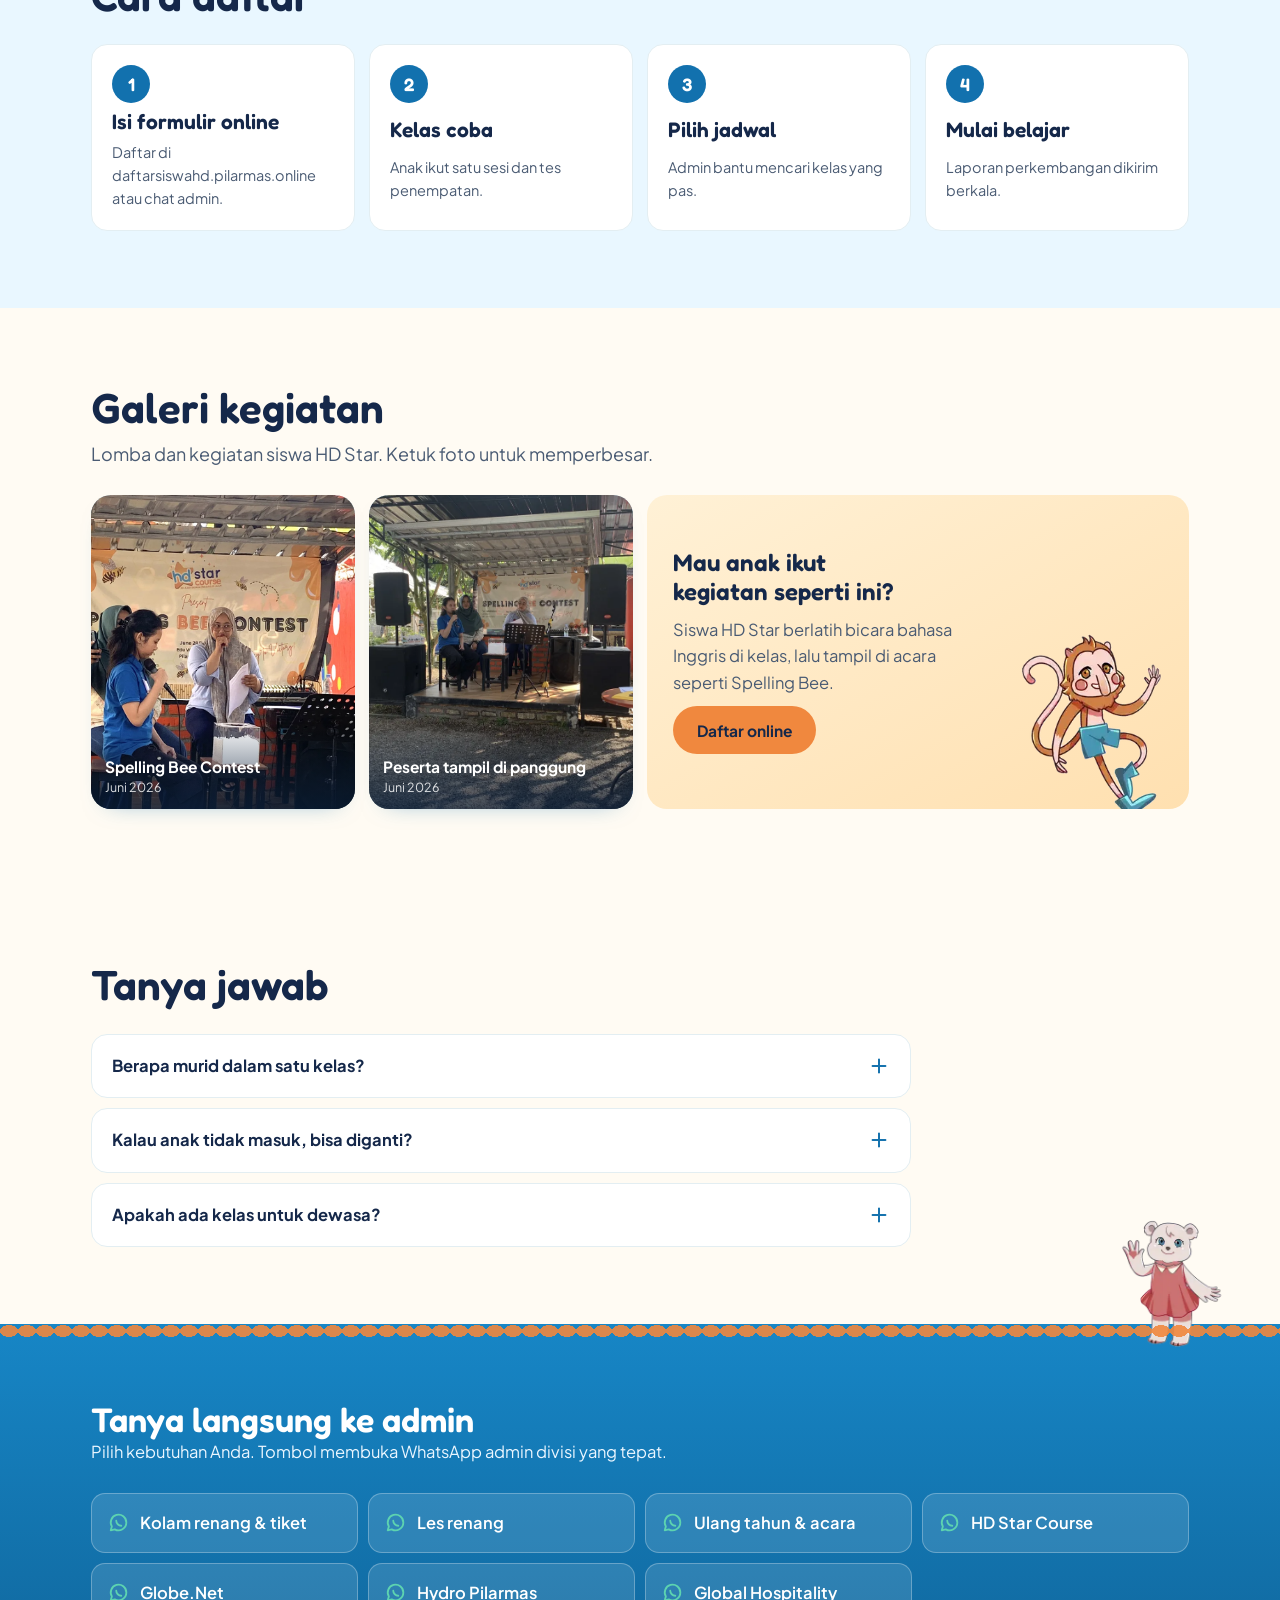
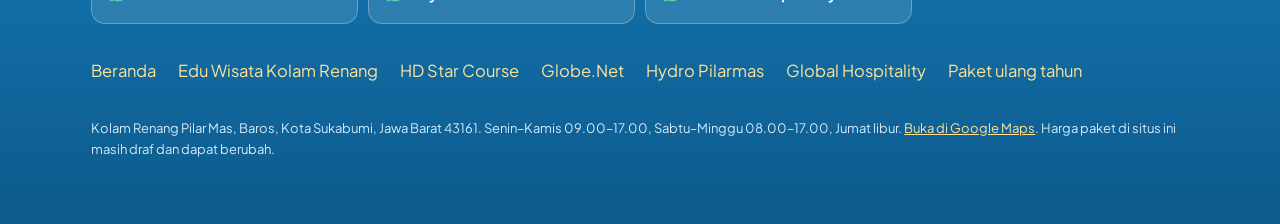
<file: hd-star.html>
<!DOCTYPE html>
<html lang="id">
<head>
<meta charset="utf-8">
<meta name="viewport" content="width=device-width, initial-scale=1">
<title>HD Star Course Pilarmas</title>
<meta name="description" content="Les bahasa Inggris HD Star Course untuk anak dan remaja di Sukabumi.">
<link rel="preconnect" href="https://fonts.googleapis.com"><link rel="preconnect" href="https://fonts.gstatic.com" crossorigin><link href="https://fonts.googleapis.com/css2?family=Fredoka:wght@500;600&family=Plus+Jakarta+Sans:wght@400;500;600;700;800&display=swap" rel="stylesheet">
<link rel="icon" href="assets/favicon.ico" sizes="any"><link rel="icon" type="image/png" sizes="32x32" href="assets/favicon-32.png"><link rel="apple-touch-icon" href="assets/apple-touch-icon.png"><meta name="theme-color" content="#1673AE"><link rel="stylesheet" href="assets/style.css?v=a661de98">
</head>
<body>
<a class="skip" href="#isi">Langsung ke isi</a><header class="top">
  <div class="wrap">
    <a class="logo" href="index.html" aria-label="Pilarmas Kolam Renang Keluarga, ke beranda"><img src="assets/logo-pilarmas-sm.png" alt="" width="130" height="67"></a>
    <nav class="nav" aria-label="Menu utama">
      <a href="index.html">Beranda</a>
      <button id="progBtn" aria-expanded="false" aria-controls="mega">Program <svg class="chev" viewBox="0 0 24 24" fill="none" stroke="currentColor" stroke-width="2.5" stroke-linecap="round" aria-hidden="true"><path d="m6 9 6 6 6-6"/></svg></button>
      <a href="ulang-tahun.html">Ulang tahun</a>
      <a href="edu-wisata.html#les">Les renang</a>
      <a href="#kontak">Kontak</a>
    </nav>
    <a class="btn wa" data-wa="hdstar" data-msg="Halo admin HD Star, saya mau tanya kelas bahasa Inggris." href="#kontak"><svg viewBox="0 0 24 24" fill="none" stroke="currentColor" stroke-width="2" stroke-linecap="round" stroke-linejoin="round" aria-hidden="true"><path d="M20 11.5a8.5 8.5 0 0 1-12.6 7.4L3 20l1.2-4.2A8.5 8.5 0 1 1 20 11.5z"/><path d="M9 9.5c0 3 2.5 5.5 5.5 5.5"/></svg>Chat admin</a>
    <button class="burger" id="burger" aria-expanded="false" aria-controls="drawer" aria-label="Buka menu"><svg viewBox="0 0 24 24" fill="none" stroke="currentColor" stroke-width="2.2" stroke-linecap="round" aria-hidden="true"><path d="M4 7h16M4 12h16M4 17h10"/></svg></button>
  </div>
  <div class="mega" id="mega"><div class="wrap"><div class="col" style="--i:0"><h3><a href="edu-wisata.html"><span class="dot" style="background:#1E9DB0"></span>Edu Wisata Kolam Renang</a></h3><p>Kolam renang keluarga, les renang, dan tempat acara.</p><ul><li><a href="edu-wisata.html#tiket">Tiket &amp; langganan</a></li><li><a href="edu-wisata.html#les">Les renang</a></li><li><a href="ulang-tahun.html">Paket ulang tahun</a></li><li><a href="edu-wisata.html#arisan">Arisan &amp; keluarga</a></li><li><a href="edu-wisata.html#komunitas">Komunitas &amp; perusahaan</a></li><li><a href="edu-wisata.html#sekolah">Sekolah &amp; edukasi</a></li><li><a href="edu-wisata.html#musiman">Program musiman</a></li></ul></div><div class="col" style="--i:1"><h3><a href="hd-star.html"><span class="dot" style="background:#B68A4A"></span>HD Star Course</a></h3><p>Les bahasa Inggris untuk anak dan remaja.</p><ul><li><a href="hd-star.html#kelas">Kelas sesuai usia</a></li><li><a href="hd-star.html#khusus">Program khusus</a></li><li><a href="hd-star.html#sekolah">Untuk sekolah</a></li><li><a href="hd-star.html#daftar">Cara daftar</a></li></ul></div><div class="col" style="--i:2"><h3><a href="globe-net.html"><span class="dot" style="background:#3B6FB6"></span>Globe.Net</a></h3><p>Internet rumah dan usaha di Sukabumi.</p><ul><li><a href="globe-net.html#rumah">Internet rumah</a></li><li><a href="globe-net.html#usaha">Usaha &amp; kantor</a></li><li><a href="globe-net.html#pasang">Cara pasang</a></li></ul></div><div class="col" style="--i:3"><h3><a href="hydro.html"><span class="dot" style="background:#2FA58A"></span>Hydro Pilarmas</a></h3><p>Air minum galon, diantar ke tempat Anda.</p><ul><li><a href="hydro.html#layanan">Pesan antar</a></li><li><a href="hydro.html#layanan">Langganan mingguan</a></li><li><a href="hydro.html#layanan">Harga agen &amp; warung</a></li></ul></div><div class="col" style="--i:4"><h3><a href="global-hospitality.html"><span class="dot" style="background:#7A5C9E"></span>Global Hospitality</a></h3><p>Pelatihan perhotelan dan penempatan kerja.</p><ul><li><a href="global-hospitality.html#program">Program pelatihan</a></li><li><a href="global-hospitality.html#alur">Alur pendaftaran</a></li><li><a href="global-hospitality.html#syarat">Syarat peserta</a></li></ul></div></div></div>
</header>
<div class="drawer" id="drawer" role="dialog" aria-modal="true" aria-label="Menu">
  <div class="row"><a class="logo drawer-logo" href="index.html" aria-label="Pilarmas, ke beranda"><img src="assets/logo-pilarmas-sm.png" alt="" width="130" height="67"></a><button class="close" id="drawerClose" aria-label="Tutup menu"><svg viewBox="0 0 24 24" fill="none" stroke="currentColor" stroke-width="2.2" stroke-linecap="round" aria-hidden="true"><path d="M6 6l12 12M18 6 6 18"/></svg></button></div>
  <a class="item" href="index.html" style="--i:0">Beranda</a>
  <details style="--i:1"><summary>Edu Wisata Kolam Renang<svg viewBox="0 0 24 24" fill="none" stroke="currentColor" stroke-width="2.2" stroke-linecap="round" aria-hidden="true"><path d="M12 5v14M5 12h14"/></svg></summary><ul><li><a href="edu-wisata.html">Semua program Edu</a></li><li><a href="edu-wisata.html#tiket">Tiket &amp; langganan</a></li><li><a href="edu-wisata.html#les">Les renang</a></li><li><a href="ulang-tahun.html">Paket ulang tahun</a></li><li><a href="edu-wisata.html#arisan">Arisan &amp; keluarga</a></li><li><a href="edu-wisata.html#komunitas">Komunitas &amp; perusahaan</a></li><li><a href="edu-wisata.html#sekolah">Sekolah &amp; edukasi</a></li><li><a href="edu-wisata.html#musiman">Program musiman</a></li></ul></details><details style="--i:2"><summary>HD Star Course<svg viewBox="0 0 24 24" fill="none" stroke="currentColor" stroke-width="2.2" stroke-linecap="round" aria-hidden="true"><path d="M12 5v14M5 12h14"/></svg></summary><ul><li><a href="hd-star.html">Semua program HD Star Course</a></li><li><a href="hd-star.html#kelas">Kelas sesuai usia</a></li><li><a href="hd-star.html#khusus">Program khusus</a></li><li><a href="hd-star.html#sekolah">Untuk sekolah</a></li><li><a href="hd-star.html#daftar">Cara daftar</a></li></ul></details><details style="--i:3"><summary>Globe.Net<svg viewBox="0 0 24 24" fill="none" stroke="currentColor" stroke-width="2.2" stroke-linecap="round" aria-hidden="true"><path d="M12 5v14M5 12h14"/></svg></summary><ul><li><a href="globe-net.html">Semua program Globe.Net</a></li><li><a href="globe-net.html#rumah">Internet rumah</a></li><li><a href="globe-net.html#usaha">Usaha &amp; kantor</a></li><li><a href="globe-net.html#pasang">Cara pasang</a></li></ul></details><details style="--i:4"><summary>Hydro Pilarmas<svg viewBox="0 0 24 24" fill="none" stroke="currentColor" stroke-width="2.2" stroke-linecap="round" aria-hidden="true"><path d="M12 5v14M5 12h14"/></svg></summary><ul><li><a href="hydro.html">Semua program Hydro Pilarmas</a></li><li><a href="hydro.html#layanan">Pesan antar</a></li><li><a href="hydro.html#layanan">Langganan mingguan</a></li><li><a href="hydro.html#layanan">Harga agen &amp; warung</a></li></ul></details><details style="--i:5"><summary>Global Hospitality<svg viewBox="0 0 24 24" fill="none" stroke="currentColor" stroke-width="2.2" stroke-linecap="round" aria-hidden="true"><path d="M12 5v14M5 12h14"/></svg></summary><ul><li><a href="global-hospitality.html">Semua program Global Hospitality</a></li><li><a href="global-hospitality.html#program">Program pelatihan</a></li><li><a href="global-hospitality.html#alur">Alur pendaftaran</a></li><li><a href="global-hospitality.html#syarat">Syarat peserta</a></li></ul></details>
  <a class="item" href="ulang-tahun.html" style="--i:6">Paket ulang tahun</a>
  <a class="btn brass" data-wa="hdstar" data-msg="Halo admin HD Star, saya mau tanya kelas bahasa Inggris." href="#kontak"><svg viewBox="0 0 24 24" fill="none" stroke="currentColor" stroke-width="2" stroke-linecap="round" stroke-linejoin="round" aria-hidden="true"><path d="M20 11.5a8.5 8.5 0 0 1-12.6 7.4L3 20l1.2-4.2A8.5 8.5 0 1 1 20 11.5z"/><path d="M9 9.5c0 3 2.5 5.5 5.5 5.5"/></svg>Chat admin HD Star</a>
</div><section class="pagehero has-mascot" id="isi">
  <img class="ph-mascot is-brand" src="assets/logo-hdstar.webp" alt=""><div class="wrap">
    <p class="crumb"><a href="index.html">Beranda</a> / HD Star Course</p>
    <h1>Anak berani bicara bahasa Inggris</h1>
    <p class="lead">Kelas kecil, belajar aktif, dan banyak praktik bicara. Ada kelas di luar ruangan supaya anak tidak bosan.</p>
    <div class="cta"><a class="btn brass" href="https://daftarsiswahd.pilarmas.online/">Daftar online</a><a class="btn ghost" data-wa="hdstar" data-msg="Halo HD Star, saya mau tanya kelas untuk anak saya." href="#kontak"><svg viewBox="0 0 24 24" fill="none" stroke="currentColor" stroke-width="2" stroke-linecap="round" stroke-linejoin="round" aria-hidden="true"><path d="M20 11.5a8.5 8.5 0 0 1-12.6 7.4L3 20l1.2-4.2A8.5 8.5 0 1 1 20 11.5z"/><path d="M9 9.5c0 3 2.5 5.5 5.5 5.5"/></svg>Tanya admin</a></div>
  </div>
  <svg class="wave" viewBox="0 0 1440 40" preserveAspectRatio="none" aria-hidden="true"><path fill="currentColor" d="M0 22c120-18 240-18 360 0s240 18 360 0 240-18 360 0 240 18 360 0v18H0z"/></svg>
</section><nav class="subnav" aria-label="Bagian halaman"><div class="wrap"><span class="pill" aria-hidden="true"></span><a href="#kelas">Kelas</a><a href="#khusus">Program khusus</a><a href="#sekolah">Untuk sekolah</a><a href="#daftar">Cara daftar</a><a href="#kegiatan">Galeri</a><a href="#faq">Tanya jawab</a></div></nav><section class="band" id="kelas"><div class="wrap"><div class="sec-head"><img class="char sec-char" src="assets/anim-tanbo.webp" data-still="assets/char-tanbo.webp" alt="Tanbo, karakter Pilarmas" width="250" height="260" loading="lazy"><h2>Kelas sesuai usia</h2><p class="lead">Setiap murid baru ikut tes penempatan, lalu orang tua menerima laporan perkembangan berkala.</p></div><div class="cards"><article class="card"><span class="tag">Anak</span><h3>Kids English</h3><p>Usia 5 sampai 8 tahun. Kosakata, lagu, cerita, dan games.</p><p class="price">Tanya biaya bulanan</p><a class="go" data-wa="hdstar" data-msg="Halo, saya mau tanya Kids English" href="#kontak">Tanya jadwal</a></article><article class="card big"><span class="tag">Paling diminati</span><h3>Juniors English</h3><p>Usia 9 sampai 12 tahun. Percakapan sehari-hari, membaca, dan menulis sederhana.</p><p class="price">Tanya biaya bulanan</p><a class="go" data-wa="hdstar" data-msg="Halo, saya mau tanya Juniors English" href="#kontak">Tanya jadwal</a></article><article class="card"><span class="tag">Remaja</span><h3>Teens Conversation</h3><p>Usia 13 sampai 17 tahun. Speaking, presentasi, dan persiapan ujian sekolah.</p><p class="price">Tanya biaya bulanan</p><a class="go" data-wa="hdstar" data-msg="Halo, saya mau tanya Teens Conversation" href="#kontak">Tanya jadwal</a></article><article class="card"><span class="tag">Semua usia</span><h3>Kelas privat</h3><p>Satu guru untuk satu murid, jadwal fleksibel, materi sesuai kebutuhan.</p><p class="price">Tanya biaya per pertemuan</p><a class="go" data-wa="hdstar" data-msg="Halo, saya mau tanya Kelas privat" href="#kontak">Tanya jadwal</a></article></div></div></section><section class="promo"><div class="wrap"><div><h2>Daftar HD Star secara online</h2><p>Isi formulir pendaftaran siswa, lalu admin menghubungi Anda untuk jadwal kelas coba.</p></div><a class="btn" style="background:var(--deep);color:#fff" href="https://daftarsiswahd.pilarmas.online/">Buka formulir pendaftaran</a></div></section><section class="band" id="khusus" style="background:var(--water-3)"><div class="wrap"><div class="sec-head"><h2>Program khusus</h2></div><div class="cards"><article class="card"><span class="tag">Baru</span><h3>Kelas pagi hari kerja</h3><p>Senin sampai Jumat pagi, untuk anak usia dini, homeschooling, atau anak yang sekolah siang.</p><p class="price">Tanya biaya</p><a class="go" data-wa="hdstar" data-msg="Halo, saya mau tanya Kelas pagi hari kerja" href="#kontak">Tanya jadwal</a></article><article class="card"><h3>Outdoor English class</h3><p>Belajar di luar ruangan dengan role play, games, dan praktik bicara langsung.</p><p class="price">Tanya biaya per sesi</p><a class="go" data-wa="hdstar" data-msg="Halo, saya mau tanya Outdoor English class" href="#kontak">Tanya jadwal</a></article><article class="card has-ph"><img class="ph" src="assets/foto-spelling-bee.webp" alt="Peserta Spelling Bee Contest HD Star" loading="lazy" width="1200" height="900"><span class="tag">Event</span><h3>Spelling Bee Contest</h3><p>Lomba mengeja bahasa Inggris yang diadakan HD Star di Edu Wisata Pilarmas. Pantau jadwal lomba berikutnya.</p><p class="price">Tanya jadwal lomba</p><a class="go" data-wa="hdstar" data-msg="Halo, saya mau tanya Spelling Bee Contest" href="#kontak">Info lomba berikutnya</a></article><article class="card"><h3>Splash &amp; Speak Camp</h3><p>Lima hari saat libur sekolah: bahasa Inggris dan renang pagi di Edu Wisata Pilarmas.</p><p class="price">Mulai Rp 350.000/anak</p><p class="note">Juni sampai Juli, dan Desember</p><a class="go" href="edu-wisata.html#musiman">Lihat camp</a></article></div></div></section><section class="band" id="sekolah"><div class="wrap"><div class="sec-head"><h2>Kerja sama dengan sekolah</h2></div><div class="cards"><article class="card"><h3>English day di sekolah</h3><p>Tim HD Star datang ke sekolah untuk kegiatan bahasa Inggris satu hari.</p><p class="price">Tanya biaya per siswa</p><a class="go" data-wa="hdstar" data-msg="Halo, saya mau tanya English day di sekolah" href="#kontak">Ajukan jadwal</a></article><article class="card"><h3>Edu Trip Pilarmas</h3><p>Kunjungan sekolah ke Pilarmas: renang, edukasi air bersih, dan games bahasa Inggris.</p><p class="price">Mulai Rp 45.000/siswa</p><a class="go" href="edu-wisata.html#sekolah">Lihat Edu Trip</a></article></div></div></section><section class="band" id="daftar" style="background:var(--water-3)"><div class="wrap"><div class="sec-head"><h2>Cara daftar</h2></div><ol class="steps"><li><h3>Isi formulir online</h3><p>Daftar di daftarsiswahd.pilarmas.online atau chat admin.</p></li><li><h3>Kelas coba</h3><p>Anak ikut satu sesi dan tes penempatan.</p></li><li><h3>Pilih jadwal</h3><p>Admin bantu mencari kelas yang pas.</p></li><li><h3>Mulai belajar</h3><p>Laporan perkembangan dikirim berkala.</p></li></ol></div></section><section class="band kegiatan" id="kegiatan"><div class="wrap"><div class="sec-head"><h2>Galeri kegiatan</h2><p class="lead">Lomba dan kegiatan siswa HD Star. Ketuk foto untuk memperbesar.</p></div><div class="k-grid"><figure class="k-tall"><button type="button" data-lb="assets/foto-spelling-bee.webp" data-cap="Spelling Bee Contest" aria-label="Perbesar foto: Spelling Bee Contest"><img src="assets/foto-spelling-bee.webp" alt="Peserta Spelling Bee Contest HD Star di panggung" loading="lazy"></button><figcaption><b>Spelling Bee Contest</b><span>Juni 2026</span></figcaption></figure><figure class="k-tall"><button type="button" data-lb="assets/g-spelling-bee-2.webp" data-cap="Peserta tampil di panggung" aria-label="Perbesar foto: Peserta tampil di panggung"><img src="assets/g-spelling-bee-2.webp" alt="Peserta menjawab soal di depan juri Spelling Bee HD Star" loading="lazy"></button><figcaption><b>Peserta tampil di panggung</b><span>Juni 2026</span></figcaption></figure><div class="k-note"><img class="char k-note-char" src="assets/anim-tanbo.webp" data-still="assets/char-tanbo.webp" alt="Tanbo, karakter Pilarmas" width="250" height="260" loading="lazy"><h3>Mau anak ikut kegiatan seperti ini?</h3><p>Siswa HD Star berlatih bicara bahasa Inggris di kelas, lalu tampil di acara seperti Spelling Bee.</p><a class="btn brass" href="https://daftarsiswahd.pilarmas.online/">Daftar online</a></div></div></div></section><section class="band" id="faq"><div class="wrap"><div class="sec-head"><h2>Tanya jawab</h2></div><div class="faq"><details><summary>Berapa murid dalam satu kelas?<svg viewBox="0 0 24 24" fill="none" stroke="currentColor" stroke-width="2.2" stroke-linecap="round" aria-hidden="true"><path d="M12 5v14M5 12h14"/></svg></summary><p class="ans">Kelas dibuat kecil supaya setiap anak mendapat giliran bicara. Tanyakan jumlah pastinya ke admin.</p></details><details><summary>Kalau anak tidak masuk, bisa diganti?<svg viewBox="0 0 24 24" fill="none" stroke="currentColor" stroke-width="2.2" stroke-linecap="round" aria-hidden="true"><path d="M12 5v14M5 12h14"/></svg></summary><p class="ans">Tanyakan kebijakan kelas pengganti ke admin saat mendaftar.</p></details><details><summary>Apakah ada kelas untuk dewasa?<svg viewBox="0 0 24 24" fill="none" stroke="currentColor" stroke-width="2.2" stroke-linecap="round" aria-hidden="true"><path d="M12 5v14M5 12h14"/></svg></summary><p class="ans">Saat ini kelas difokuskan untuk anak dan remaja. Kelas privat bisa untuk dewasa.</p></details></div></div></section><footer class="foot" id="kontak">
  <img class="char foot-char" src="assets/anim-bae.webp" data-still="assets/char-bae.webp" alt="Bae, karakter Pilarmas" width="254" height="300" loading="lazy">
  <div class="rope"></div>
  <div class="wrap">
    <div><h2>Tanya langsung ke admin</h2><p>Pilih kebutuhan Anda. Tombol membuka WhatsApp admin divisi yang tepat.</p></div>
    <div class="wa-grid"><a data-wa="kolam" href="#kontak"><svg viewBox="0 0 24 24" fill="none" stroke="currentColor" stroke-width="2" stroke-linecap="round" stroke-linejoin="round" aria-hidden="true"><path d="M20 11.5a8.5 8.5 0 0 1-12.6 7.4L3 20l1.2-4.2A8.5 8.5 0 1 1 20 11.5z"/><path d="M9 9.5c0 3 2.5 5.5 5.5 5.5"/></svg>Kolam renang &amp; tiket</a><a data-wa="les" href="#kontak"><svg viewBox="0 0 24 24" fill="none" stroke="currentColor" stroke-width="2" stroke-linecap="round" stroke-linejoin="round" aria-hidden="true"><path d="M20 11.5a8.5 8.5 0 0 1-12.6 7.4L3 20l1.2-4.2A8.5 8.5 0 1 1 20 11.5z"/><path d="M9 9.5c0 3 2.5 5.5 5.5 5.5"/></svg>Les renang</a><a data-wa="acara" href="#kontak"><svg viewBox="0 0 24 24" fill="none" stroke="currentColor" stroke-width="2" stroke-linecap="round" stroke-linejoin="round" aria-hidden="true"><path d="M20 11.5a8.5 8.5 0 0 1-12.6 7.4L3 20l1.2-4.2A8.5 8.5 0 1 1 20 11.5z"/><path d="M9 9.5c0 3 2.5 5.5 5.5 5.5"/></svg>Ulang tahun &amp; acara</a><a data-wa="hdstar" href="#kontak"><svg viewBox="0 0 24 24" fill="none" stroke="currentColor" stroke-width="2" stroke-linecap="round" stroke-linejoin="round" aria-hidden="true"><path d="M20 11.5a8.5 8.5 0 0 1-12.6 7.4L3 20l1.2-4.2A8.5 8.5 0 1 1 20 11.5z"/><path d="M9 9.5c0 3 2.5 5.5 5.5 5.5"/></svg>HD Star Course</a><a data-wa="globenet" href="#kontak"><svg viewBox="0 0 24 24" fill="none" stroke="currentColor" stroke-width="2" stroke-linecap="round" stroke-linejoin="round" aria-hidden="true"><path d="M20 11.5a8.5 8.5 0 0 1-12.6 7.4L3 20l1.2-4.2A8.5 8.5 0 1 1 20 11.5z"/><path d="M9 9.5c0 3 2.5 5.5 5.5 5.5"/></svg>Globe.Net</a><a data-wa="hydro" href="#kontak"><svg viewBox="0 0 24 24" fill="none" stroke="currentColor" stroke-width="2" stroke-linecap="round" stroke-linejoin="round" aria-hidden="true"><path d="M20 11.5a8.5 8.5 0 0 1-12.6 7.4L3 20l1.2-4.2A8.5 8.5 0 1 1 20 11.5z"/><path d="M9 9.5c0 3 2.5 5.5 5.5 5.5"/></svg>Hydro Pilarmas</a><a data-wa="gh" href="#kontak"><svg viewBox="0 0 24 24" fill="none" stroke="currentColor" stroke-width="2" stroke-linecap="round" stroke-linejoin="round" aria-hidden="true"><path d="M20 11.5a8.5 8.5 0 0 1-12.6 7.4L3 20l1.2-4.2A8.5 8.5 0 1 1 20 11.5z"/><path d="M9 9.5c0 3 2.5 5.5 5.5 5.5"/></svg>Global Hospitality</a></div>
    <nav aria-label="Semua halaman"><a href="index.html">Beranda</a><a href="edu-wisata.html">Edu Wisata Kolam Renang</a><a href="hd-star.html">HD Star Course</a><a href="globe-net.html">Globe.Net</a><a href="hydro.html">Hydro Pilarmas</a><a href="global-hospitality.html">Global Hospitality</a><a href="ulang-tahun.html">Paket ulang tahun</a></nav>
    <small>Kolam Renang Pilar Mas, Baros, Kota Sukabumi, Jawa Barat 43161. Senin–Kamis 09.00–17.00, Sabtu–Minggu 08.00–17.00, Jumat libur. <a href="https://www.google.com/maps/search/?api=1&query=Kolam+Renang+Pilar+Mas&query_place_id=ChIJv0X-8mlHaC4R28F2sM2gNaU" style="color:#FFE29A">Buka di Google Maps</a>. Harga paket di situs ini masih draf dan dapat berubah.</small>
  </div>
</footer>
<dialog class="lb" id="lb" aria-label="Foto kegiatan"><button class="lb-x" type="button" aria-label="Tutup foto">&times;</button><img alt=""><p></p></dialog>
<button class="music" id="musik" type="button" aria-pressed="false" aria-label="Putar musik latar" hidden><span class="eq" aria-hidden="true"><i></i><i></i><i></i></span><svg class="note" viewBox="0 0 24 24" aria-hidden="true"><path d="M9 18V5l11-2v13" fill="none" stroke="currentColor" stroke-width="2" stroke-linecap="round" stroke-linejoin="round"/><circle cx="6" cy="18" r="3" fill="currentColor"/><circle cx="17" cy="16" r="3" fill="currentColor"/></svg><span class="mlbl">Putar musik</span></button>
<script src="assets/app.js?v=4fedec26"></script>
<script src="https://bayar.pilarmas.online/bayar/tombol-bayar.js" defer></script>
</body>
</html>
</file>
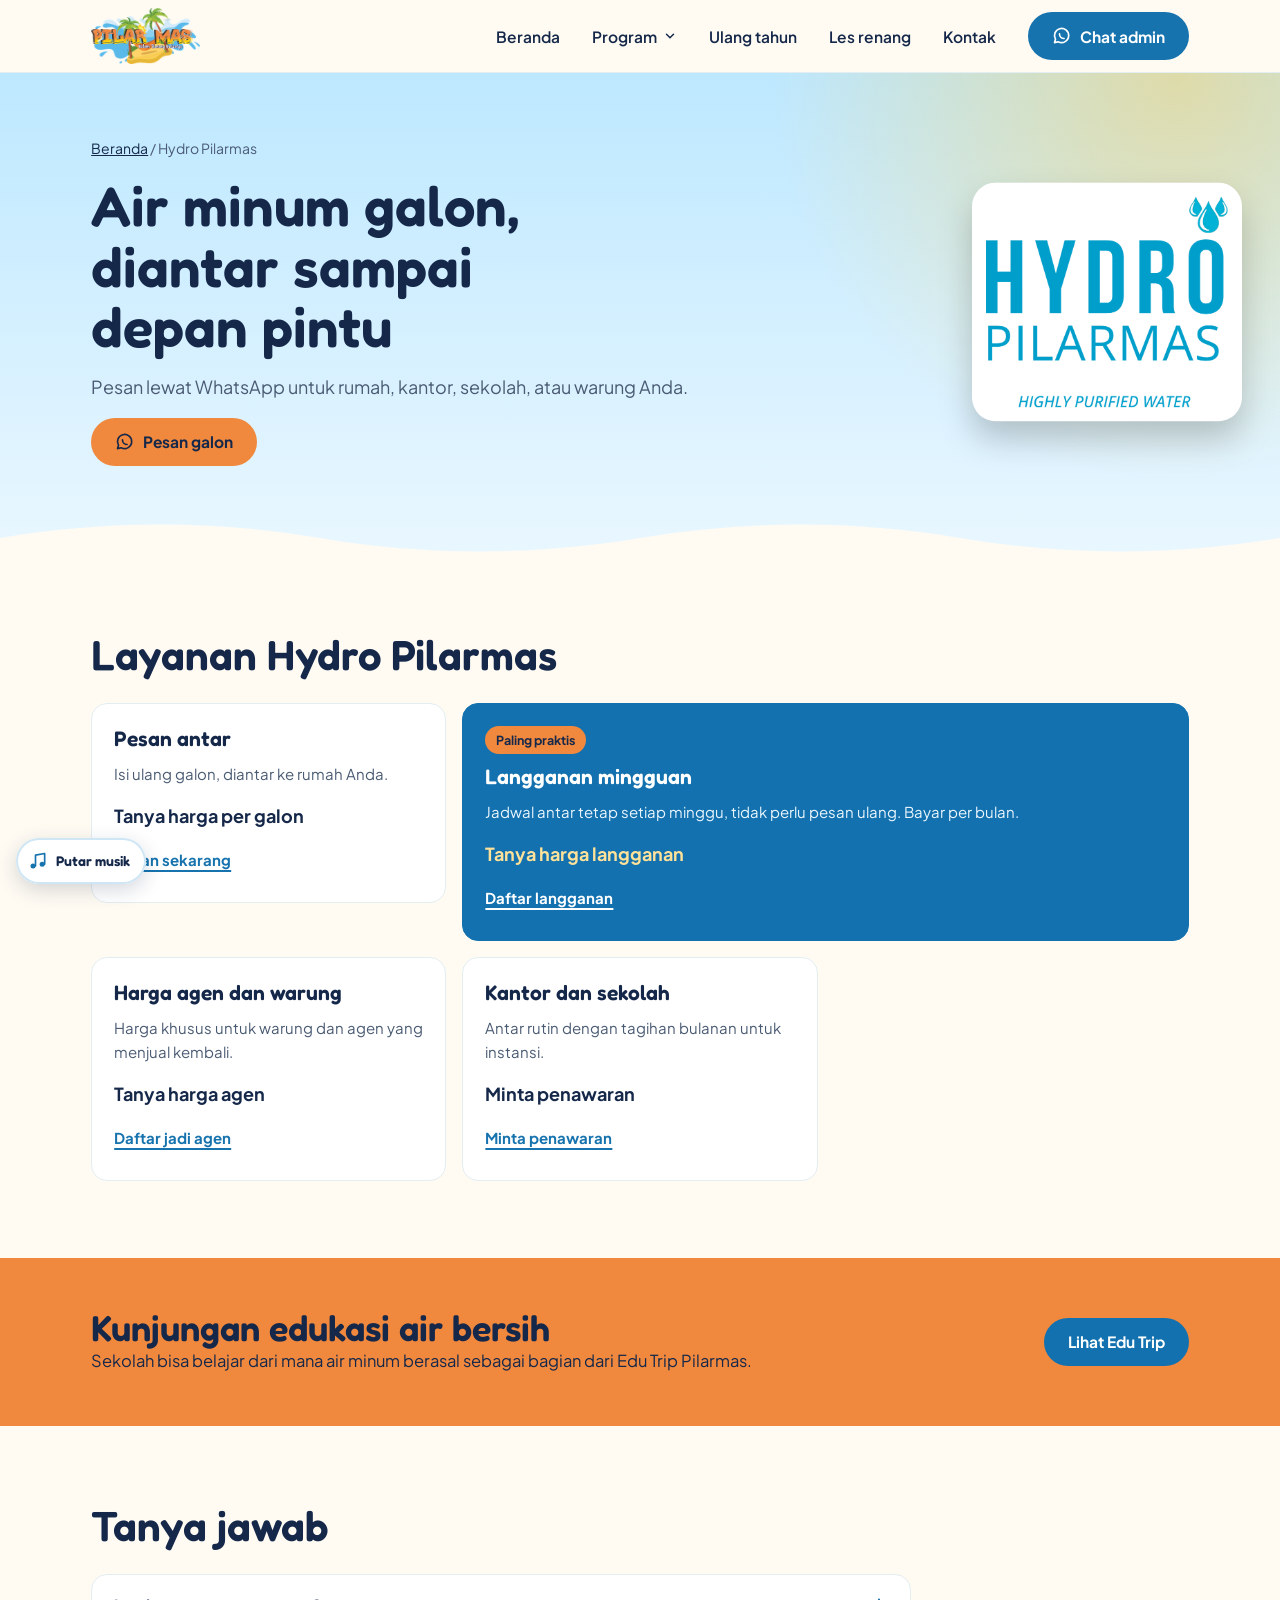
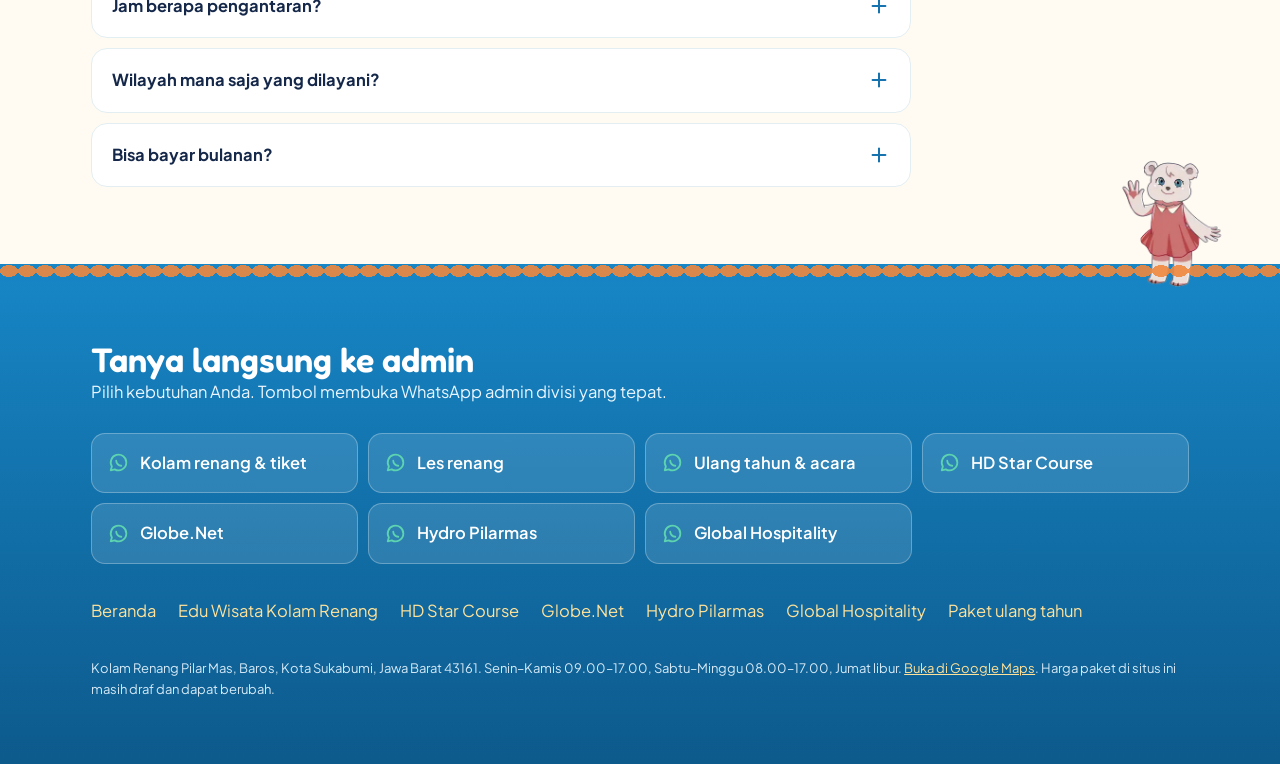
<file: hydro.html>
<!DOCTYPE html>
<html lang="id">
<head>
<meta charset="utf-8">
<meta name="viewport" content="width=device-width, initial-scale=1">
<title>Hydro Pilarmas</title>
<meta name="description" content="Air minum galon Hydro Pilarmas, diantar ke rumah, kantor, sekolah, dan warung di Sukabumi.">
<link rel="preconnect" href="https://fonts.googleapis.com"><link rel="preconnect" href="https://fonts.gstatic.com" crossorigin><link href="https://fonts.googleapis.com/css2?family=Fredoka:wght@500;600&family=Plus+Jakarta+Sans:wght@400;500;600;700;800&display=swap" rel="stylesheet">
<link rel="icon" href="assets/favicon.ico" sizes="any"><link rel="icon" type="image/png" sizes="32x32" href="assets/favicon-32.png"><link rel="apple-touch-icon" href="assets/apple-touch-icon.png"><meta name="theme-color" content="#1673AE"><link rel="stylesheet" href="assets/style.css?v=a661de98">
</head>
<body>
<a class="skip" href="#isi">Langsung ke isi</a><header class="top">
  <div class="wrap">
    <a class="logo" href="index.html" aria-label="Pilarmas Kolam Renang Keluarga, ke beranda"><img src="assets/logo-pilarmas-sm.png" alt="" width="130" height="67"></a>
    <nav class="nav" aria-label="Menu utama">
      <a href="index.html">Beranda</a>
      <button id="progBtn" aria-expanded="false" aria-controls="mega">Program <svg class="chev" viewBox="0 0 24 24" fill="none" stroke="currentColor" stroke-width="2.5" stroke-linecap="round" aria-hidden="true"><path d="m6 9 6 6 6-6"/></svg></button>
      <a href="ulang-tahun.html">Ulang tahun</a>
      <a href="edu-wisata.html#les">Les renang</a>
      <a href="#kontak">Kontak</a>
    </nav>
    <a class="btn wa" data-wa="hydro" data-msg="Halo admin Hydro Pilarmas, saya mau pesan air galon." href="#kontak"><svg viewBox="0 0 24 24" fill="none" stroke="currentColor" stroke-width="2" stroke-linecap="round" stroke-linejoin="round" aria-hidden="true"><path d="M20 11.5a8.5 8.5 0 0 1-12.6 7.4L3 20l1.2-4.2A8.5 8.5 0 1 1 20 11.5z"/><path d="M9 9.5c0 3 2.5 5.5 5.5 5.5"/></svg>Chat admin</a>
    <button class="burger" id="burger" aria-expanded="false" aria-controls="drawer" aria-label="Buka menu"><svg viewBox="0 0 24 24" fill="none" stroke="currentColor" stroke-width="2.2" stroke-linecap="round" aria-hidden="true"><path d="M4 7h16M4 12h16M4 17h10"/></svg></button>
  </div>
  <div class="mega" id="mega"><div class="wrap"><div class="col" style="--i:0"><h3><a href="edu-wisata.html"><span class="dot" style="background:#1E9DB0"></span>Edu Wisata Kolam Renang</a></h3><p>Kolam renang keluarga, les renang, dan tempat acara.</p><ul><li><a href="edu-wisata.html#tiket">Tiket &amp; langganan</a></li><li><a href="edu-wisata.html#les">Les renang</a></li><li><a href="ulang-tahun.html">Paket ulang tahun</a></li><li><a href="edu-wisata.html#arisan">Arisan &amp; keluarga</a></li><li><a href="edu-wisata.html#komunitas">Komunitas &amp; perusahaan</a></li><li><a href="edu-wisata.html#sekolah">Sekolah &amp; edukasi</a></li><li><a href="edu-wisata.html#musiman">Program musiman</a></li></ul></div><div class="col" style="--i:1"><h3><a href="hd-star.html"><span class="dot" style="background:#B68A4A"></span>HD Star Course</a></h3><p>Les bahasa Inggris untuk anak dan remaja.</p><ul><li><a href="hd-star.html#kelas">Kelas sesuai usia</a></li><li><a href="hd-star.html#khusus">Program khusus</a></li><li><a href="hd-star.html#sekolah">Untuk sekolah</a></li><li><a href="hd-star.html#daftar">Cara daftar</a></li></ul></div><div class="col" style="--i:2"><h3><a href="globe-net.html"><span class="dot" style="background:#3B6FB6"></span>Globe.Net</a></h3><p>Internet rumah dan usaha di Sukabumi.</p><ul><li><a href="globe-net.html#rumah">Internet rumah</a></li><li><a href="globe-net.html#usaha">Usaha &amp; kantor</a></li><li><a href="globe-net.html#pasang">Cara pasang</a></li></ul></div><div class="col" style="--i:3"><h3><a href="hydro.html"><span class="dot" style="background:#2FA58A"></span>Hydro Pilarmas</a></h3><p>Air minum galon, diantar ke tempat Anda.</p><ul><li><a href="hydro.html#layanan">Pesan antar</a></li><li><a href="hydro.html#layanan">Langganan mingguan</a></li><li><a href="hydro.html#layanan">Harga agen &amp; warung</a></li></ul></div><div class="col" style="--i:4"><h3><a href="global-hospitality.html"><span class="dot" style="background:#7A5C9E"></span>Global Hospitality</a></h3><p>Pelatihan perhotelan dan penempatan kerja.</p><ul><li><a href="global-hospitality.html#program">Program pelatihan</a></li><li><a href="global-hospitality.html#alur">Alur pendaftaran</a></li><li><a href="global-hospitality.html#syarat">Syarat peserta</a></li></ul></div></div></div>
</header>
<div class="drawer" id="drawer" role="dialog" aria-modal="true" aria-label="Menu">
  <div class="row"><a class="logo drawer-logo" href="index.html" aria-label="Pilarmas, ke beranda"><img src="assets/logo-pilarmas-sm.png" alt="" width="130" height="67"></a><button class="close" id="drawerClose" aria-label="Tutup menu"><svg viewBox="0 0 24 24" fill="none" stroke="currentColor" stroke-width="2.2" stroke-linecap="round" aria-hidden="true"><path d="M6 6l12 12M18 6 6 18"/></svg></button></div>
  <a class="item" href="index.html" style="--i:0">Beranda</a>
  <details style="--i:1"><summary>Edu Wisata Kolam Renang<svg viewBox="0 0 24 24" fill="none" stroke="currentColor" stroke-width="2.2" stroke-linecap="round" aria-hidden="true"><path d="M12 5v14M5 12h14"/></svg></summary><ul><li><a href="edu-wisata.html">Semua program Edu</a></li><li><a href="edu-wisata.html#tiket">Tiket &amp; langganan</a></li><li><a href="edu-wisata.html#les">Les renang</a></li><li><a href="ulang-tahun.html">Paket ulang tahun</a></li><li><a href="edu-wisata.html#arisan">Arisan &amp; keluarga</a></li><li><a href="edu-wisata.html#komunitas">Komunitas &amp; perusahaan</a></li><li><a href="edu-wisata.html#sekolah">Sekolah &amp; edukasi</a></li><li><a href="edu-wisata.html#musiman">Program musiman</a></li></ul></details><details style="--i:2"><summary>HD Star Course<svg viewBox="0 0 24 24" fill="none" stroke="currentColor" stroke-width="2.2" stroke-linecap="round" aria-hidden="true"><path d="M12 5v14M5 12h14"/></svg></summary><ul><li><a href="hd-star.html">Semua program HD Star Course</a></li><li><a href="hd-star.html#kelas">Kelas sesuai usia</a></li><li><a href="hd-star.html#khusus">Program khusus</a></li><li><a href="hd-star.html#sekolah">Untuk sekolah</a></li><li><a href="hd-star.html#daftar">Cara daftar</a></li></ul></details><details style="--i:3"><summary>Globe.Net<svg viewBox="0 0 24 24" fill="none" stroke="currentColor" stroke-width="2.2" stroke-linecap="round" aria-hidden="true"><path d="M12 5v14M5 12h14"/></svg></summary><ul><li><a href="globe-net.html">Semua program Globe.Net</a></li><li><a href="globe-net.html#rumah">Internet rumah</a></li><li><a href="globe-net.html#usaha">Usaha &amp; kantor</a></li><li><a href="globe-net.html#pasang">Cara pasang</a></li></ul></details><details style="--i:4"><summary>Hydro Pilarmas<svg viewBox="0 0 24 24" fill="none" stroke="currentColor" stroke-width="2.2" stroke-linecap="round" aria-hidden="true"><path d="M12 5v14M5 12h14"/></svg></summary><ul><li><a href="hydro.html">Semua program Hydro Pilarmas</a></li><li><a href="hydro.html#layanan">Pesan antar</a></li><li><a href="hydro.html#layanan">Langganan mingguan</a></li><li><a href="hydro.html#layanan">Harga agen &amp; warung</a></li></ul></details><details style="--i:5"><summary>Global Hospitality<svg viewBox="0 0 24 24" fill="none" stroke="currentColor" stroke-width="2.2" stroke-linecap="round" aria-hidden="true"><path d="M12 5v14M5 12h14"/></svg></summary><ul><li><a href="global-hospitality.html">Semua program Global Hospitality</a></li><li><a href="global-hospitality.html#program">Program pelatihan</a></li><li><a href="global-hospitality.html#alur">Alur pendaftaran</a></li><li><a href="global-hospitality.html#syarat">Syarat peserta</a></li></ul></details>
  <a class="item" href="ulang-tahun.html" style="--i:6">Paket ulang tahun</a>
  <a class="btn brass" data-wa="hydro" data-msg="Halo admin Hydro Pilarmas, saya mau pesan air galon." href="#kontak"><svg viewBox="0 0 24 24" fill="none" stroke="currentColor" stroke-width="2" stroke-linecap="round" stroke-linejoin="round" aria-hidden="true"><path d="M20 11.5a8.5 8.5 0 0 1-12.6 7.4L3 20l1.2-4.2A8.5 8.5 0 1 1 20 11.5z"/><path d="M9 9.5c0 3 2.5 5.5 5.5 5.5"/></svg>Chat admin Hydro</a>
</div><section class="pagehero has-mascot" id="isi">
  <img class="ph-mascot is-brand" src="assets/logo-hydro.webp" alt=""><div class="wrap">
    <p class="crumb"><a href="index.html">Beranda</a> / Hydro Pilarmas</p>
    <h1>Air minum galon, diantar sampai depan pintu</h1>
    <p class="lead">Pesan lewat WhatsApp untuk rumah, kantor, sekolah, atau warung Anda.</p>
    <div class="cta"><a class="btn brass" data-wa="hydro" data-msg="Halo Hydro Pilarmas, saya mau pesan galon. Alamat: " href="#kontak"><svg viewBox="0 0 24 24" fill="none" stroke="currentColor" stroke-width="2" stroke-linecap="round" stroke-linejoin="round" aria-hidden="true"><path d="M20 11.5a8.5 8.5 0 0 1-12.6 7.4L3 20l1.2-4.2A8.5 8.5 0 1 1 20 11.5z"/><path d="M9 9.5c0 3 2.5 5.5 5.5 5.5"/></svg>Pesan galon</a></div>
  </div>
  <svg class="wave" viewBox="0 0 1440 40" preserveAspectRatio="none" aria-hidden="true"><path fill="currentColor" d="M0 22c120-18 240-18 360 0s240 18 360 0 240-18 360 0 240 18 360 0v18H0z"/></svg>
</section><section class="band" id="layanan"><div class="wrap"><div class="sec-head"><h2>Layanan Hydro Pilarmas</h2></div><div class="cards"><article class="card"><h3>Pesan antar</h3><p>Isi ulang galon, diantar ke rumah Anda.</p><p class="price">Tanya harga per galon</p><a class="go" data-wa="hydro" data-msg="Halo, saya mau tanya Pesan antar" href="#kontak">Pesan sekarang</a></article><article class="card big"><span class="tag">Paling praktis</span><h3>Langganan mingguan</h3><p>Jadwal antar tetap setiap minggu, tidak perlu pesan ulang. Bayar per bulan.</p><p class="price">Tanya harga langganan</p><a class="go" data-wa="hydro" data-msg="Halo, saya mau tanya Langganan mingguan" href="#kontak">Daftar langganan</a></article><article class="card"><h3>Harga agen dan warung</h3><p>Harga khusus untuk warung dan agen yang menjual kembali.</p><p class="price">Tanya harga agen</p><a class="go" data-wa="hydro" data-msg="Halo, saya mau tanya Harga agen dan warung" href="#kontak">Daftar jadi agen</a></article><article class="card"><h3>Kantor dan sekolah</h3><p>Antar rutin dengan tagihan bulanan untuk instansi.</p><p class="price">Minta penawaran</p><a class="go" data-wa="hydro" data-msg="Halo, saya mau tanya Kantor dan sekolah" href="#kontak">Minta penawaran</a></article></div></div></section><section class="promo"><div class="wrap"><div><h2>Kunjungan edukasi air bersih</h2><p>Sekolah bisa belajar dari mana air minum berasal sebagai bagian dari Edu Trip Pilarmas.</p></div><a class="btn" style="background:var(--deep);color:#fff" href="edu-wisata.html#sekolah">Lihat Edu Trip</a></div></section><section class="band" id="faq"><div class="wrap"><div class="sec-head"><h2>Tanya jawab</h2></div><div class="faq"><details><summary>Jam berapa pengantaran?<svg viewBox="0 0 24 24" fill="none" stroke="currentColor" stroke-width="2.2" stroke-linecap="round" aria-hidden="true"><path d="M12 5v14M5 12h14"/></svg></summary><p class="ans">Tanyakan jadwal antar ke admin. Pesanan pagi biasanya diantar di hari yang sama.</p></details><details><summary>Wilayah mana saja yang dilayani?<svg viewBox="0 0 24 24" fill="none" stroke="currentColor" stroke-width="2.2" stroke-linecap="round" aria-hidden="true"><path d="M12 5v14M5 12h14"/></svg></summary><p class="ans">Kirim alamat Anda ke admin untuk memastikan wilayah antar.</p></details><details><summary>Bisa bayar bulanan?<svg viewBox="0 0 24 24" fill="none" stroke="currentColor" stroke-width="2.2" stroke-linecap="round" aria-hidden="true"><path d="M12 5v14M5 12h14"/></svg></summary><p class="ans">Bisa, untuk pelanggan langganan, kantor, dan sekolah.</p></details></div></div></section><footer class="foot" id="kontak">
  <img class="char foot-char" src="assets/anim-bae.webp" data-still="assets/char-bae.webp" alt="Bae, karakter Pilarmas" width="254" height="300" loading="lazy">
  <div class="rope"></div>
  <div class="wrap">
    <div><h2>Tanya langsung ke admin</h2><p>Pilih kebutuhan Anda. Tombol membuka WhatsApp admin divisi yang tepat.</p></div>
    <div class="wa-grid"><a data-wa="kolam" href="#kontak"><svg viewBox="0 0 24 24" fill="none" stroke="currentColor" stroke-width="2" stroke-linecap="round" stroke-linejoin="round" aria-hidden="true"><path d="M20 11.5a8.5 8.5 0 0 1-12.6 7.4L3 20l1.2-4.2A8.5 8.5 0 1 1 20 11.5z"/><path d="M9 9.5c0 3 2.5 5.5 5.5 5.5"/></svg>Kolam renang &amp; tiket</a><a data-wa="les" href="#kontak"><svg viewBox="0 0 24 24" fill="none" stroke="currentColor" stroke-width="2" stroke-linecap="round" stroke-linejoin="round" aria-hidden="true"><path d="M20 11.5a8.5 8.5 0 0 1-12.6 7.4L3 20l1.2-4.2A8.5 8.5 0 1 1 20 11.5z"/><path d="M9 9.5c0 3 2.5 5.5 5.5 5.5"/></svg>Les renang</a><a data-wa="acara" href="#kontak"><svg viewBox="0 0 24 24" fill="none" stroke="currentColor" stroke-width="2" stroke-linecap="round" stroke-linejoin="round" aria-hidden="true"><path d="M20 11.5a8.5 8.5 0 0 1-12.6 7.4L3 20l1.2-4.2A8.5 8.5 0 1 1 20 11.5z"/><path d="M9 9.5c0 3 2.5 5.5 5.5 5.5"/></svg>Ulang tahun &amp; acara</a><a data-wa="hdstar" href="#kontak"><svg viewBox="0 0 24 24" fill="none" stroke="currentColor" stroke-width="2" stroke-linecap="round" stroke-linejoin="round" aria-hidden="true"><path d="M20 11.5a8.5 8.5 0 0 1-12.6 7.4L3 20l1.2-4.2A8.5 8.5 0 1 1 20 11.5z"/><path d="M9 9.5c0 3 2.5 5.5 5.5 5.5"/></svg>HD Star Course</a><a data-wa="globenet" href="#kontak"><svg viewBox="0 0 24 24" fill="none" stroke="currentColor" stroke-width="2" stroke-linecap="round" stroke-linejoin="round" aria-hidden="true"><path d="M20 11.5a8.5 8.5 0 0 1-12.6 7.4L3 20l1.2-4.2A8.5 8.5 0 1 1 20 11.5z"/><path d="M9 9.5c0 3 2.5 5.5 5.5 5.5"/></svg>Globe.Net</a><a data-wa="hydro" href="#kontak"><svg viewBox="0 0 24 24" fill="none" stroke="currentColor" stroke-width="2" stroke-linecap="round" stroke-linejoin="round" aria-hidden="true"><path d="M20 11.5a8.5 8.5 0 0 1-12.6 7.4L3 20l1.2-4.2A8.5 8.5 0 1 1 20 11.5z"/><path d="M9 9.5c0 3 2.5 5.5 5.5 5.5"/></svg>Hydro Pilarmas</a><a data-wa="gh" href="#kontak"><svg viewBox="0 0 24 24" fill="none" stroke="currentColor" stroke-width="2" stroke-linecap="round" stroke-linejoin="round" aria-hidden="true"><path d="M20 11.5a8.5 8.5 0 0 1-12.6 7.4L3 20l1.2-4.2A8.5 8.5 0 1 1 20 11.5z"/><path d="M9 9.5c0 3 2.5 5.5 5.5 5.5"/></svg>Global Hospitality</a></div>
    <nav aria-label="Semua halaman"><a href="index.html">Beranda</a><a href="edu-wisata.html">Edu Wisata Kolam Renang</a><a href="hd-star.html">HD Star Course</a><a href="globe-net.html">Globe.Net</a><a href="hydro.html">Hydro Pilarmas</a><a href="global-hospitality.html">Global Hospitality</a><a href="ulang-tahun.html">Paket ulang tahun</a></nav>
    <small>Kolam Renang Pilar Mas, Baros, Kota Sukabumi, Jawa Barat 43161. Senin–Kamis 09.00–17.00, Sabtu–Minggu 08.00–17.00, Jumat libur. <a href="https://www.google.com/maps/search/?api=1&query=Kolam+Renang+Pilar+Mas&query_place_id=ChIJv0X-8mlHaC4R28F2sM2gNaU" style="color:#FFE29A">Buka di Google Maps</a>. Harga paket di situs ini masih draf dan dapat berubah.</small>
  </div>
</footer>
<dialog class="lb" id="lb" aria-label="Foto kegiatan"><button class="lb-x" type="button" aria-label="Tutup foto">&times;</button><img alt=""><p></p></dialog>
<button class="music" id="musik" type="button" aria-pressed="false" aria-label="Putar musik latar" hidden><span class="eq" aria-hidden="true"><i></i><i></i><i></i></span><svg class="note" viewBox="0 0 24 24" aria-hidden="true"><path d="M9 18V5l11-2v13" fill="none" stroke="currentColor" stroke-width="2" stroke-linecap="round" stroke-linejoin="round"/><circle cx="6" cy="18" r="3" fill="currentColor"/><circle cx="17" cy="16" r="3" fill="currentColor"/></svg><span class="mlbl">Putar musik</span></button>
<script src="assets/app.js?v=4fedec26"></script>
<script src="https://bayar.pilarmas.online/bayar/tombol-bayar.js" defer></script>
</body>
</html>
</file>
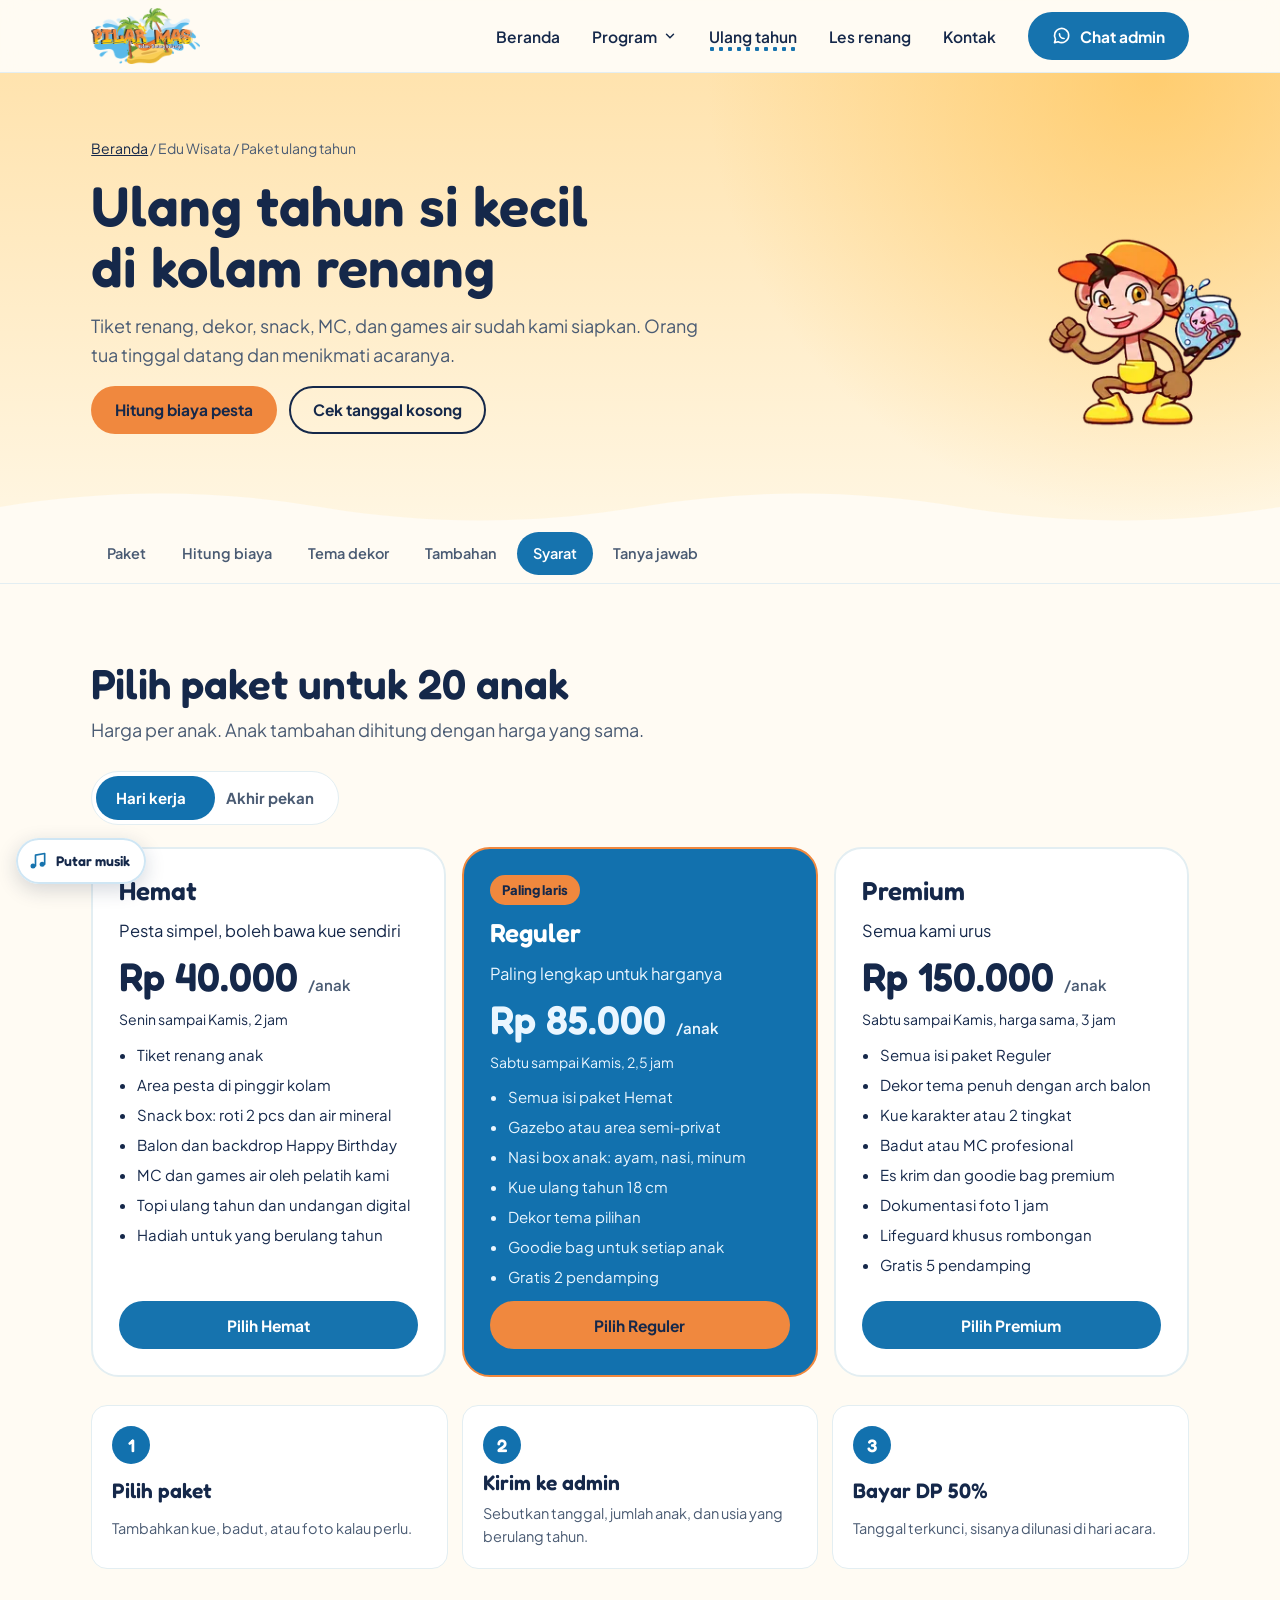
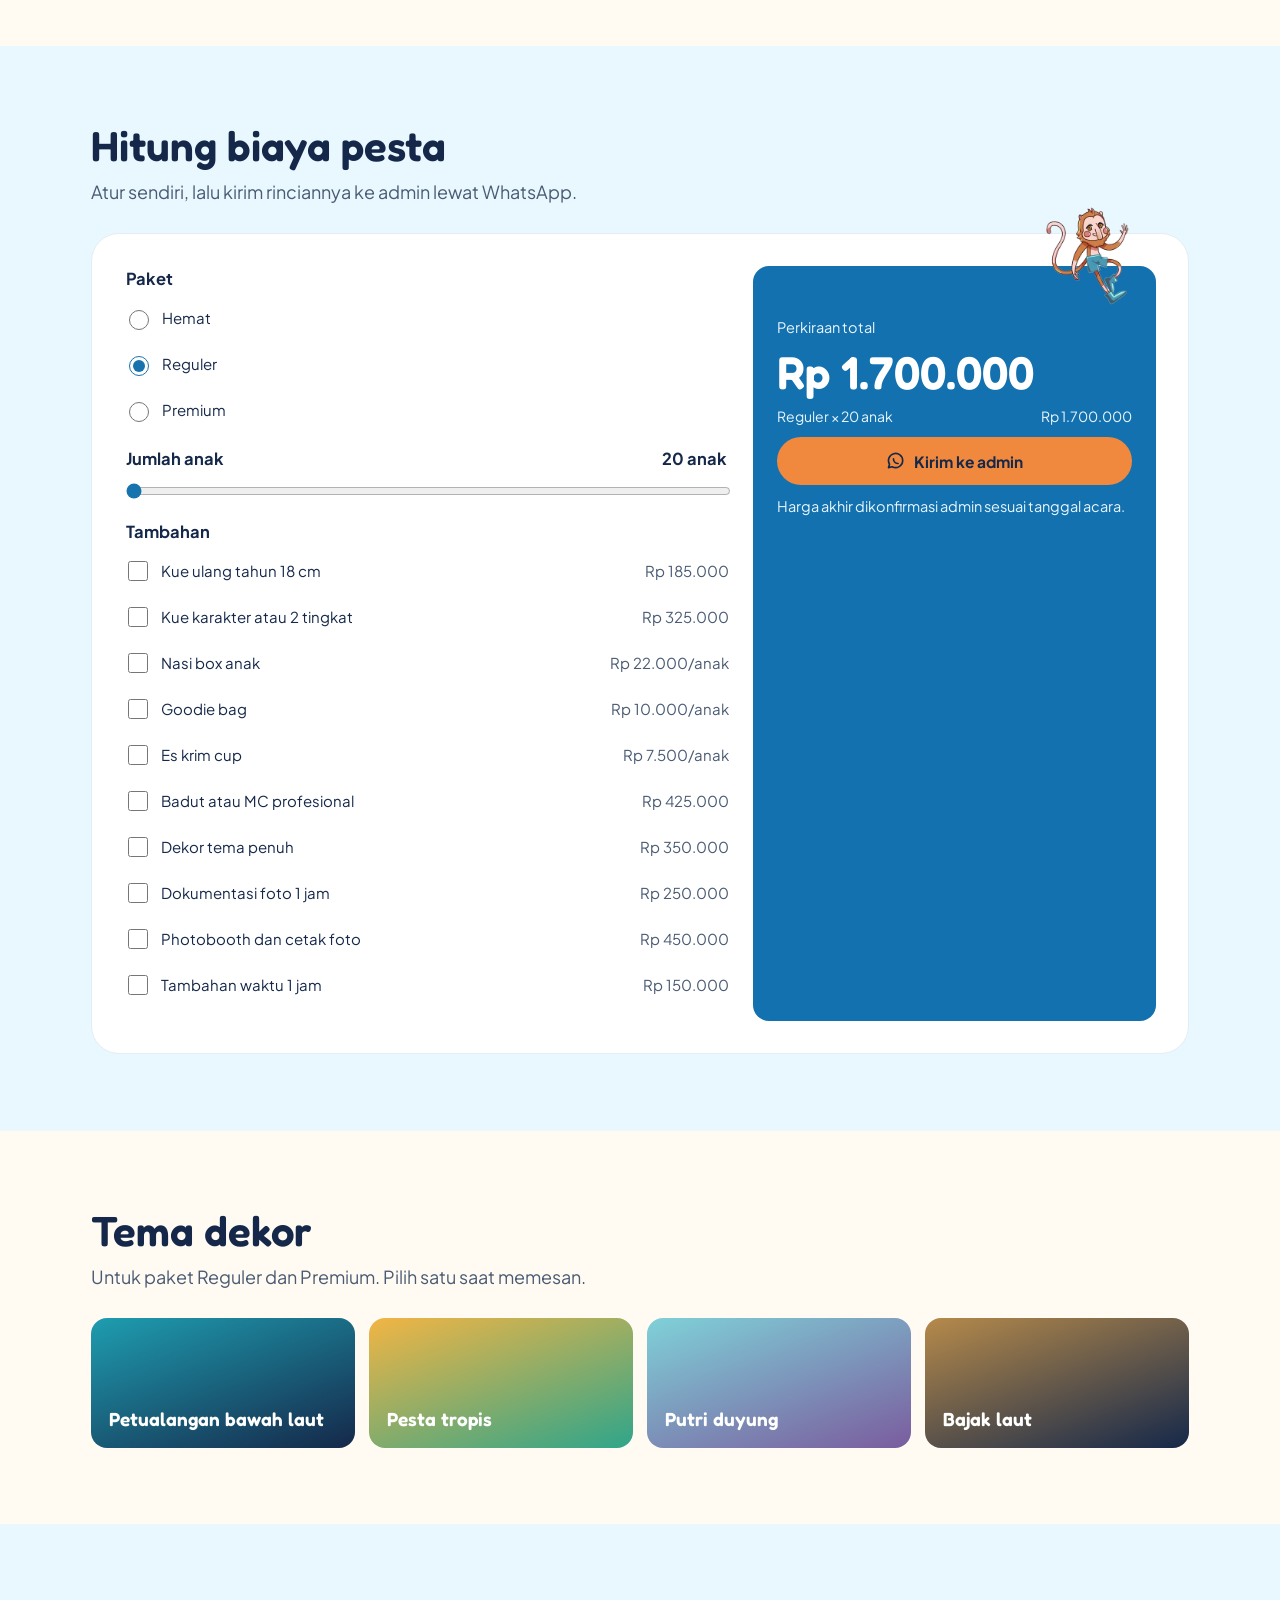
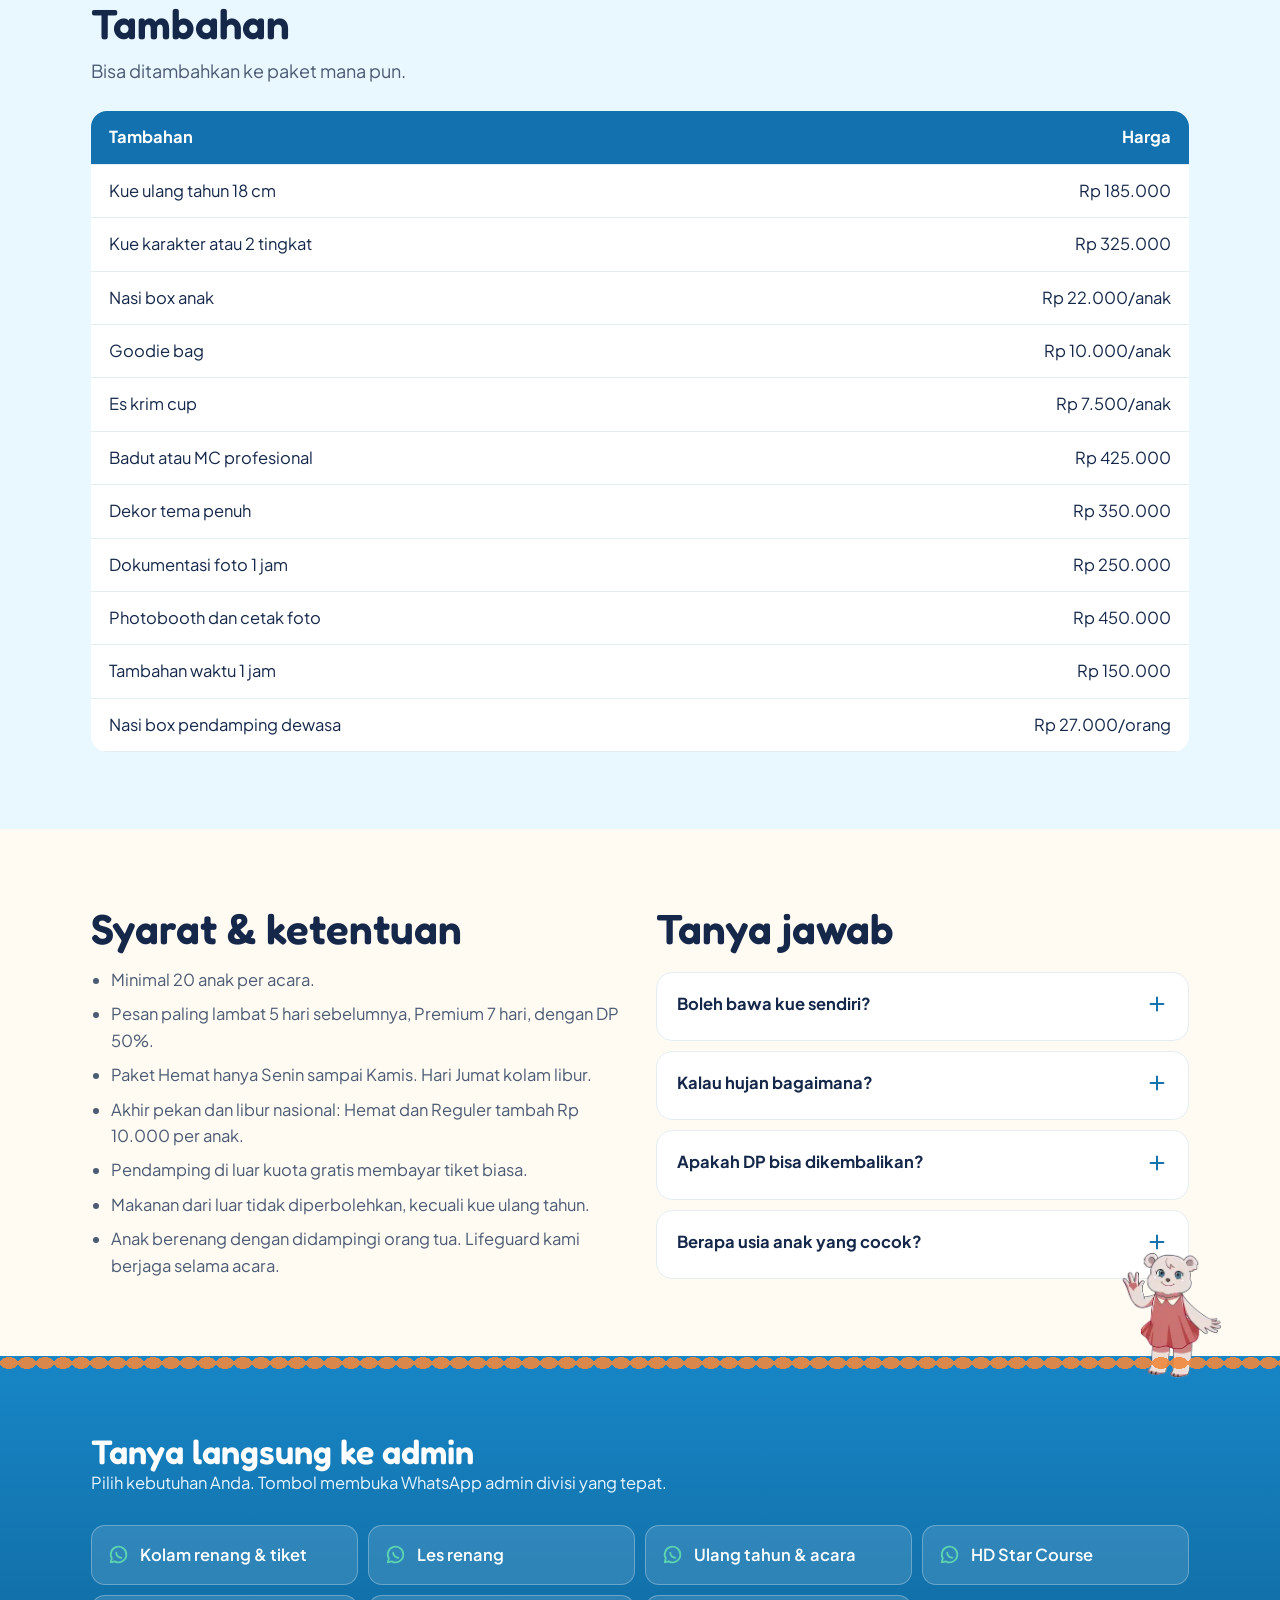
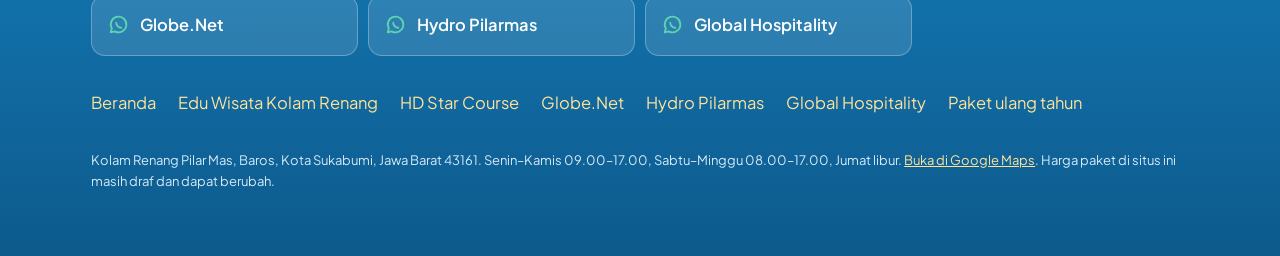
<file: ulang-tahun.html>
<!DOCTYPE html>
<html lang="id">
<head>
<meta charset="utf-8">
<meta name="viewport" content="width=device-width, initial-scale=1">
<title>Paket ulang tahun Pilarmas</title>
<meta name="description" content="Paket ulang tahun anak di kolam renang Pilarmas Sukabumi untuk 20 anak, mulai Rp 40.000 per anak.">
<link rel="preconnect" href="https://fonts.googleapis.com"><link rel="preconnect" href="https://fonts.gstatic.com" crossorigin><link href="https://fonts.googleapis.com/css2?family=Fredoka:wght@500;600&family=Plus+Jakarta+Sans:wght@400;500;600;700;800&display=swap" rel="stylesheet">
<link rel="icon" href="assets/favicon.ico" sizes="any"><link rel="icon" type="image/png" sizes="32x32" href="assets/favicon-32.png"><link rel="apple-touch-icon" href="assets/apple-touch-icon.png"><meta name="theme-color" content="#1673AE"><link rel="stylesheet" href="assets/style.css?v=a661de98">
</head>
<body>
<a class="skip" href="#isi">Langsung ke isi</a><header class="top">
  <div class="wrap">
    <a class="logo" href="index.html" aria-label="Pilarmas Kolam Renang Keluarga, ke beranda"><img src="assets/logo-pilarmas-sm.png" alt="" width="130" height="67"></a>
    <nav class="nav" aria-label="Menu utama">
      <a href="index.html">Beranda</a>
      <button id="progBtn" aria-expanded="false" aria-controls="mega">Program <svg class="chev" viewBox="0 0 24 24" fill="none" stroke="currentColor" stroke-width="2.5" stroke-linecap="round" aria-hidden="true"><path d="m6 9 6 6 6-6"/></svg></button>
      <a href="ulang-tahun.html" aria-current="page">Ulang tahun</a>
      <a href="edu-wisata.html#les">Les renang</a>
      <a href="#kontak">Kontak</a>
    </nav>
    <a class="btn wa" data-wa="acara" data-msg="Halo admin Pilarmas, saya mau tanya paket ulang tahun." href="#kontak"><svg viewBox="0 0 24 24" fill="none" stroke="currentColor" stroke-width="2" stroke-linecap="round" stroke-linejoin="round" aria-hidden="true"><path d="M20 11.5a8.5 8.5 0 0 1-12.6 7.4L3 20l1.2-4.2A8.5 8.5 0 1 1 20 11.5z"/><path d="M9 9.5c0 3 2.5 5.5 5.5 5.5"/></svg>Chat admin</a>
    <button class="burger" id="burger" aria-expanded="false" aria-controls="drawer" aria-label="Buka menu"><svg viewBox="0 0 24 24" fill="none" stroke="currentColor" stroke-width="2.2" stroke-linecap="round" aria-hidden="true"><path d="M4 7h16M4 12h16M4 17h10"/></svg></button>
  </div>
  <div class="mega" id="mega"><div class="wrap"><div class="col" style="--i:0"><h3><a href="edu-wisata.html"><span class="dot" style="background:#1E9DB0"></span>Edu Wisata Kolam Renang</a></h3><p>Kolam renang keluarga, les renang, dan tempat acara.</p><ul><li><a href="edu-wisata.html#tiket">Tiket &amp; langganan</a></li><li><a href="edu-wisata.html#les">Les renang</a></li><li><a href="ulang-tahun.html">Paket ulang tahun</a></li><li><a href="edu-wisata.html#arisan">Arisan &amp; keluarga</a></li><li><a href="edu-wisata.html#komunitas">Komunitas &amp; perusahaan</a></li><li><a href="edu-wisata.html#sekolah">Sekolah &amp; edukasi</a></li><li><a href="edu-wisata.html#musiman">Program musiman</a></li></ul></div><div class="col" style="--i:1"><h3><a href="hd-star.html"><span class="dot" style="background:#B68A4A"></span>HD Star Course</a></h3><p>Les bahasa Inggris untuk anak dan remaja.</p><ul><li><a href="hd-star.html#kelas">Kelas sesuai usia</a></li><li><a href="hd-star.html#khusus">Program khusus</a></li><li><a href="hd-star.html#sekolah">Untuk sekolah</a></li><li><a href="hd-star.html#daftar">Cara daftar</a></li></ul></div><div class="col" style="--i:2"><h3><a href="globe-net.html"><span class="dot" style="background:#3B6FB6"></span>Globe.Net</a></h3><p>Internet rumah dan usaha di Sukabumi.</p><ul><li><a href="globe-net.html#rumah">Internet rumah</a></li><li><a href="globe-net.html#usaha">Usaha &amp; kantor</a></li><li><a href="globe-net.html#pasang">Cara pasang</a></li></ul></div><div class="col" style="--i:3"><h3><a href="hydro.html"><span class="dot" style="background:#2FA58A"></span>Hydro Pilarmas</a></h3><p>Air minum galon, diantar ke tempat Anda.</p><ul><li><a href="hydro.html#layanan">Pesan antar</a></li><li><a href="hydro.html#layanan">Langganan mingguan</a></li><li><a href="hydro.html#layanan">Harga agen &amp; warung</a></li></ul></div><div class="col" style="--i:4"><h3><a href="global-hospitality.html"><span class="dot" style="background:#7A5C9E"></span>Global Hospitality</a></h3><p>Pelatihan perhotelan dan penempatan kerja.</p><ul><li><a href="global-hospitality.html#program">Program pelatihan</a></li><li><a href="global-hospitality.html#alur">Alur pendaftaran</a></li><li><a href="global-hospitality.html#syarat">Syarat peserta</a></li></ul></div></div></div>
</header>
<div class="drawer" id="drawer" role="dialog" aria-modal="true" aria-label="Menu">
  <div class="row"><a class="logo drawer-logo" href="index.html" aria-label="Pilarmas, ke beranda"><img src="assets/logo-pilarmas-sm.png" alt="" width="130" height="67"></a><button class="close" id="drawerClose" aria-label="Tutup menu"><svg viewBox="0 0 24 24" fill="none" stroke="currentColor" stroke-width="2.2" stroke-linecap="round" aria-hidden="true"><path d="M6 6l12 12M18 6 6 18"/></svg></button></div>
  <a class="item" href="index.html" style="--i:0">Beranda</a>
  <details style="--i:1"><summary>Edu Wisata Kolam Renang<svg viewBox="0 0 24 24" fill="none" stroke="currentColor" stroke-width="2.2" stroke-linecap="round" aria-hidden="true"><path d="M12 5v14M5 12h14"/></svg></summary><ul><li><a href="edu-wisata.html">Semua program Edu</a></li><li><a href="edu-wisata.html#tiket">Tiket &amp; langganan</a></li><li><a href="edu-wisata.html#les">Les renang</a></li><li><a href="ulang-tahun.html">Paket ulang tahun</a></li><li><a href="edu-wisata.html#arisan">Arisan &amp; keluarga</a></li><li><a href="edu-wisata.html#komunitas">Komunitas &amp; perusahaan</a></li><li><a href="edu-wisata.html#sekolah">Sekolah &amp; edukasi</a></li><li><a href="edu-wisata.html#musiman">Program musiman</a></li></ul></details><details style="--i:2"><summary>HD Star Course<svg viewBox="0 0 24 24" fill="none" stroke="currentColor" stroke-width="2.2" stroke-linecap="round" aria-hidden="true"><path d="M12 5v14M5 12h14"/></svg></summary><ul><li><a href="hd-star.html">Semua program HD Star Course</a></li><li><a href="hd-star.html#kelas">Kelas sesuai usia</a></li><li><a href="hd-star.html#khusus">Program khusus</a></li><li><a href="hd-star.html#sekolah">Untuk sekolah</a></li><li><a href="hd-star.html#daftar">Cara daftar</a></li></ul></details><details style="--i:3"><summary>Globe.Net<svg viewBox="0 0 24 24" fill="none" stroke="currentColor" stroke-width="2.2" stroke-linecap="round" aria-hidden="true"><path d="M12 5v14M5 12h14"/></svg></summary><ul><li><a href="globe-net.html">Semua program Globe.Net</a></li><li><a href="globe-net.html#rumah">Internet rumah</a></li><li><a href="globe-net.html#usaha">Usaha &amp; kantor</a></li><li><a href="globe-net.html#pasang">Cara pasang</a></li></ul></details><details style="--i:4"><summary>Hydro Pilarmas<svg viewBox="0 0 24 24" fill="none" stroke="currentColor" stroke-width="2.2" stroke-linecap="round" aria-hidden="true"><path d="M12 5v14M5 12h14"/></svg></summary><ul><li><a href="hydro.html">Semua program Hydro Pilarmas</a></li><li><a href="hydro.html#layanan">Pesan antar</a></li><li><a href="hydro.html#layanan">Langganan mingguan</a></li><li><a href="hydro.html#layanan">Harga agen &amp; warung</a></li></ul></details><details style="--i:5"><summary>Global Hospitality<svg viewBox="0 0 24 24" fill="none" stroke="currentColor" stroke-width="2.2" stroke-linecap="round" aria-hidden="true"><path d="M12 5v14M5 12h14"/></svg></summary><ul><li><a href="global-hospitality.html">Semua program Global Hospitality</a></li><li><a href="global-hospitality.html#program">Program pelatihan</a></li><li><a href="global-hospitality.html#alur">Alur pendaftaran</a></li><li><a href="global-hospitality.html#syarat">Syarat peserta</a></li></ul></details>
  <a class="item" href="ulang-tahun.html" style="--i:6">Paket ulang tahun</a>
  <a class="btn brass" data-wa="acara" data-msg="Halo admin Pilarmas, saya mau tanya paket ulang tahun." href="#kontak"><svg viewBox="0 0 24 24" fill="none" stroke="currentColor" stroke-width="2" stroke-linecap="round" stroke-linejoin="round" aria-hidden="true"><path d="M20 11.5a8.5 8.5 0 0 1-12.6 7.4L3 20l1.2-4.2A8.5 8.5 0 1 1 20 11.5z"/><path d="M9 9.5c0 3 2.5 5.5 5.5 5.5"/></svg>Chat admin acara</a>
</div><section class="pagehero navy has-mascot" id="isi">
  <img class="ph-mascot is-char" src="assets/anim-monpil-jump.webp" data-still="assets/char-monpil.webp" alt=""><div class="wrap">
    <p class="crumb"><a href="index.html">Beranda</a> / Edu Wisata / Paket ulang tahun</p>
    <h1>Ulang tahun si kecil di kolam renang</h1>
    <p class="lead">Tiket renang, dekor, snack, MC, dan games air sudah kami siapkan. Orang tua tinggal datang dan menikmati acaranya.</p>
    <div class="cta"><a class="btn brass" href="#hitung">Hitung biaya pesta</a><a class="btn ghost" data-wa="acara" data-msg="Halo Pilarmas, saya mau cek tanggal kosong untuk ulang tahun anak." href="#kontak">Cek tanggal kosong</a></div>
  </div>
  <svg class="wave" viewBox="0 0 1440 40" preserveAspectRatio="none" aria-hidden="true"><path fill="currentColor" d="M0 22c120-18 240-18 360 0s240 18 360 0 240-18 360 0 240 18 360 0v18H0z"/></svg>
</section><nav class="subnav" aria-label="Bagian halaman"><div class="wrap"><span class="pill" aria-hidden="true"></span><a href="#paket">Paket</a><a href="#hitung">Hitung biaya</a><a href="#tema">Tema dekor</a><a href="#tambahan">Tambahan</a><a href="#syarat">Syarat</a><a href="#faq">Tanya jawab</a></div></nav><section class="band" id="paket"><div class="wrap">
<div class="sec-head"><h2>Pilih paket untuk 20 anak</h2><p class="lead">Harga per anak. Anak tambahan dihitung dengan harga yang sama.</p></div>
<div class="toggle" id="dayToggle" role="group" aria-label="Pilih hari acara"><span class="knob" aria-hidden="true"></span><button aria-pressed="true">Hari kerja</button><button aria-pressed="false">Akhir pekan</button></div>
<div class="pkgs"><article class="pkg"><h3 style="font-size:26px">Hemat</h3><p>Pesta simpel, boleh bawa kue sendiri</p><p class="amt"><span data-wd="40000" data-we="50000">Rp 40.000</span> <small>/anak</small></p><p style="font-size:14px">Senin sampai Kamis, 2 jam</p><ul><li>Tiket renang anak</li><li>Area pesta di pinggir kolam</li><li>Snack box: roti 2 pcs dan air mineral</li><li>Balon dan backdrop Happy Birthday</li><li>MC dan games air oleh pelatih kami</li><li>Topi ulang tahun dan undangan digital</li><li>Hadiah untuk yang berulang tahun</li></ul><a class="btn wa" href="#hitung" data-pick="hemat">Pilih Hemat</a></article><article class="pkg best"><span class="flag">Paling laris</span><h3 style="font-size:26px">Reguler</h3><p>Paling lengkap untuk harganya</p><p class="amt"><span data-wd="85000" data-we="95000">Rp 85.000</span> <small>/anak</small></p><p style="font-size:14px">Sabtu sampai Kamis, 2,5 jam</p><ul><li>Semua isi paket Hemat</li><li>Gazebo atau area semi-privat</li><li>Nasi box anak: ayam, nasi, minum</li><li>Kue ulang tahun 18 cm</li><li>Dekor tema pilihan</li><li>Goodie bag untuk setiap anak</li><li>Gratis 2 pendamping</li></ul><a class="btn brass" href="#hitung" data-pick="reguler">Pilih Reguler</a></article><article class="pkg"><h3 style="font-size:26px">Premium</h3><p>Semua kami urus</p><p class="amt"><span data-wd="150000" data-we="150000">Rp 150.000</span> <small>/anak</small></p><p style="font-size:14px">Sabtu sampai Kamis, harga sama, 3 jam</p><ul><li>Semua isi paket Reguler</li><li>Dekor tema penuh dengan arch balon</li><li>Kue karakter atau 2 tingkat</li><li>Badut atau MC profesional</li><li>Es krim dan goodie bag premium</li><li>Dokumentasi foto 1 jam</li><li>Lifeguard khusus rombongan</li><li>Gratis 5 pendamping</li></ul><a class="btn wa" href="#hitung" data-pick="premium">Pilih Premium</a></article></div>
<ol class="steps" style="margin-top:28px"><li><h3>Pilih paket</h3><p>Tambahkan kue, badut, atau foto kalau perlu.</p></li><li><h3>Kirim ke admin</h3><p>Sebutkan tanggal, jumlah anak, dan usia yang berulang tahun.</p></li><li><h3>Bayar DP 50%</h3><p>Tanggal terkunci, sisanya dilunasi di hari acara.</p></li></ol>
</div></section>
<section class="band" id="hitung" style="background:var(--water-3)"><div class="wrap">
<div class="sec-head"><h2>Hitung biaya pesta</h2><p class="lead">Atur sendiri, lalu kirim rinciannya ke admin lewat WhatsApp.</p></div>
<div class="calc">
  <div>
    <fieldset><legend>Paket</legend><label><input type="radio" name="pk" value="hemat"> Hemat</label><label><input type="radio" name="pk" value="reguler" checked> Reguler</label><label><input type="radio" name="pk" value="premium"> Premium</label></fieldset>
    <fieldset><legend class="lbl" style="width:100%">Jumlah anak <span id="kidsOut">20 anak</span></legend><input type="range" id="kids" min="20" max="60" step="1" value="20" aria-label="Jumlah anak"></fieldset>
    <fieldset><legend>Tambahan</legend><label><input type="checkbox" name="ad" data-name="Kue ulang tahun 18 cm" data-price="185000" data-per="acara"> Kue ulang tahun 18 cm <span style="margin-left:auto;color:var(--sub);white-space:nowrap">Rp 185.000</span></label><label><input type="checkbox" name="ad" data-name="Kue karakter atau 2 tingkat" data-price="325000" data-per="acara"> Kue karakter atau 2 tingkat <span style="margin-left:auto;color:var(--sub);white-space:nowrap">Rp 325.000</span></label><label><input type="checkbox" name="ad" data-name="Nasi box anak" data-price="22000" data-per="anak"> Nasi box anak <span style="margin-left:auto;color:var(--sub);white-space:nowrap">Rp 22.000/anak</span></label><label><input type="checkbox" name="ad" data-name="Goodie bag" data-price="10000" data-per="anak"> Goodie bag <span style="margin-left:auto;color:var(--sub);white-space:nowrap">Rp 10.000/anak</span></label><label><input type="checkbox" name="ad" data-name="Es krim cup" data-price="7500" data-per="anak"> Es krim cup <span style="margin-left:auto;color:var(--sub);white-space:nowrap">Rp 7.500/anak</span></label><label><input type="checkbox" name="ad" data-name="Badut atau MC profesional" data-price="425000" data-per="acara"> Badut atau MC profesional <span style="margin-left:auto;color:var(--sub);white-space:nowrap">Rp 425.000</span></label><label><input type="checkbox" name="ad" data-name="Dekor tema penuh" data-price="350000" data-per="acara"> Dekor tema penuh <span style="margin-left:auto;color:var(--sub);white-space:nowrap">Rp 350.000</span></label><label><input type="checkbox" name="ad" data-name="Dokumentasi foto 1 jam" data-price="250000" data-per="acara"> Dokumentasi foto 1 jam <span style="margin-left:auto;color:var(--sub);white-space:nowrap">Rp 250.000</span></label><label><input type="checkbox" name="ad" data-name="Photobooth dan cetak foto" data-price="450000" data-per="acara"> Photobooth dan cetak foto <span style="margin-left:auto;color:var(--sub);white-space:nowrap">Rp 450.000</span></label><label><input type="checkbox" name="ad" data-name="Tambahan waktu 1 jam" data-price="150000" data-per="acara"> Tambahan waktu 1 jam <span style="margin-left:auto;color:var(--sub);white-space:nowrap">Rp 150.000</span></label></fieldset>
  </div>
  <div class="total" aria-live="polite"><img class="char calc-char" src="assets/anim-tanbo.webp" data-still="assets/char-tanbo.webp" alt="Tanbo, karakter Pilarmas" width="250" height="260" loading="lazy"><p>Perkiraan total</p><span class="big" id="total">Rp 1.700.000</span><ul id="lines"></ul><a class="btn brass" id="calcWa" href="#kontak"><svg viewBox="0 0 24 24" fill="none" stroke="currentColor" stroke-width="2" stroke-linecap="round" stroke-linejoin="round" aria-hidden="true"><path d="M20 11.5a8.5 8.5 0 0 1-12.6 7.4L3 20l1.2-4.2A8.5 8.5 0 1 1 20 11.5z"/><path d="M9 9.5c0 3 2.5 5.5 5.5 5.5"/></svg>Kirim ke admin</a><p>Harga akhir dikonfirmasi admin sesuai tanggal acara.</p></div>
</div>
</div></section>
<section class="band" id="tema"><div class="wrap"><div class="sec-head"><h2>Tema dekor</h2><p class="lead">Untuk paket Reguler dan Premium. Pilih satu saat memesan.</p></div>
<div class="themes">
<div class="theme" style="background:linear-gradient(160deg,#1E9DB0,#15284A)">Petualangan bawah laut</div>
<div class="theme" style="background:linear-gradient(160deg,#F2B544,#2FA58A)">Pesta tropis</div>
<div class="theme" style="background:linear-gradient(160deg,#7FD1D8,#7A5C9E)">Putri duyung</div>
<div class="theme" style="background:linear-gradient(160deg,#B68A4A,#15284A)">Bajak laut</div>
</div></div></section>
<section class="band" id="tambahan" style="background:var(--water-3)"><div class="wrap"><div class="sec-head"><h2>Tambahan</h2><p class="lead">Bisa ditambahkan ke paket mana pun.</p></div>
<div style="overflow-x:auto"><table class="addon"><thead><tr><th>Tambahan</th><th>Harga</th></tr></thead><tbody><tr><td>Kue ulang tahun 18 cm</td><td>Rp 185.000</td></tr><tr><td>Kue karakter atau 2 tingkat</td><td>Rp 325.000</td></tr><tr><td>Nasi box anak</td><td>Rp 22.000/anak</td></tr><tr><td>Goodie bag</td><td>Rp 10.000/anak</td></tr><tr><td>Es krim cup</td><td>Rp 7.500/anak</td></tr><tr><td>Badut atau MC profesional</td><td>Rp 425.000</td></tr><tr><td>Dekor tema penuh</td><td>Rp 350.000</td></tr><tr><td>Dokumentasi foto 1 jam</td><td>Rp 250.000</td></tr><tr><td>Photobooth dan cetak foto</td><td>Rp 450.000</td></tr><tr><td>Tambahan waktu 1 jam</td><td>Rp 150.000</td></tr><tr><td>Nasi box pendamping dewasa</td><td>Rp 27.000/orang</td></tr></tbody></table></div>
</div></section>
<section class="band" id="syarat"><div class="wrap terms">
<div><h2 style="margin-bottom:16px">Syarat & ketentuan</h2><ul><li>Minimal 20 anak per acara.</li><li>Pesan paling lambat 5 hari sebelumnya, Premium 7 hari, dengan DP 50%.</li><li>Paket Hemat hanya Senin sampai Kamis. Hari Jumat kolam libur.</li><li>Akhir pekan dan libur nasional: Hemat dan Reguler tambah Rp 10.000 per anak.</li><li>Pendamping di luar kuota gratis membayar tiket biasa.</li><li>Makanan dari luar tidak diperbolehkan, kecuali kue ulang tahun.</li><li>Anak berenang dengan didampingi orang tua. Lifeguard kami berjaga selama acara.</li></ul></div>
<div class="faq" id="faq"><h2 style="margin-bottom:6px">Tanya jawab</h2>
<details><summary>Boleh bawa kue sendiri?<svg viewBox="0 0 24 24" fill="none" stroke="currentColor" stroke-width="2.2" stroke-linecap="round" aria-hidden="true"><path d="M12 5v14M5 12h14"/></svg></summary><p class="ans">Boleh, di semua paket, tanpa biaya tambahan.</p></details>
<details><summary>Kalau hujan bagaimana?<svg viewBox="0 0 24 24" fill="none" stroke="currentColor" stroke-width="2.2" stroke-linecap="round" aria-hidden="true"><path d="M12 5v14M5 12h14"/></svg></summary><p class="ans">Acara dipindah ke area teduh. Jadwal ulang bisa dibicarakan dengan admin.</p></details>
<details><summary>Apakah DP bisa dikembalikan?<svg viewBox="0 0 24 24" fill="none" stroke="currentColor" stroke-width="2.2" stroke-linecap="round" aria-hidden="true"><path d="M12 5v14M5 12h14"/></svg></summary><p class="ans">Tanyakan kebijakan pembatalan dan jadwal ulang ke admin saat memesan.</p></details>
<details><summary>Berapa usia anak yang cocok?<svg viewBox="0 0 24 24" fill="none" stroke="currentColor" stroke-width="2.2" stroke-linecap="round" aria-hidden="true"><path d="M12 5v14M5 12h14"/></svg></summary><p class="ans">Paket cocok untuk usia 3 sampai 12 tahun. Kolam anak terpisah dari kolam dewasa.</p></details>
</div></div></section><footer class="foot" id="kontak">
  <img class="char foot-char" src="assets/anim-bae.webp" data-still="assets/char-bae.webp" alt="Bae, karakter Pilarmas" width="254" height="300" loading="lazy">
  <div class="rope"></div>
  <div class="wrap">
    <div><h2>Tanya langsung ke admin</h2><p>Pilih kebutuhan Anda. Tombol membuka WhatsApp admin divisi yang tepat.</p></div>
    <div class="wa-grid"><a data-wa="kolam" href="#kontak"><svg viewBox="0 0 24 24" fill="none" stroke="currentColor" stroke-width="2" stroke-linecap="round" stroke-linejoin="round" aria-hidden="true"><path d="M20 11.5a8.5 8.5 0 0 1-12.6 7.4L3 20l1.2-4.2A8.5 8.5 0 1 1 20 11.5z"/><path d="M9 9.5c0 3 2.5 5.5 5.5 5.5"/></svg>Kolam renang &amp; tiket</a><a data-wa="les" href="#kontak"><svg viewBox="0 0 24 24" fill="none" stroke="currentColor" stroke-width="2" stroke-linecap="round" stroke-linejoin="round" aria-hidden="true"><path d="M20 11.5a8.5 8.5 0 0 1-12.6 7.4L3 20l1.2-4.2A8.5 8.5 0 1 1 20 11.5z"/><path d="M9 9.5c0 3 2.5 5.5 5.5 5.5"/></svg>Les renang</a><a data-wa="acara" href="#kontak"><svg viewBox="0 0 24 24" fill="none" stroke="currentColor" stroke-width="2" stroke-linecap="round" stroke-linejoin="round" aria-hidden="true"><path d="M20 11.5a8.5 8.5 0 0 1-12.6 7.4L3 20l1.2-4.2A8.5 8.5 0 1 1 20 11.5z"/><path d="M9 9.5c0 3 2.5 5.5 5.5 5.5"/></svg>Ulang tahun &amp; acara</a><a data-wa="hdstar" href="#kontak"><svg viewBox="0 0 24 24" fill="none" stroke="currentColor" stroke-width="2" stroke-linecap="round" stroke-linejoin="round" aria-hidden="true"><path d="M20 11.5a8.5 8.5 0 0 1-12.6 7.4L3 20l1.2-4.2A8.5 8.5 0 1 1 20 11.5z"/><path d="M9 9.5c0 3 2.5 5.5 5.5 5.5"/></svg>HD Star Course</a><a data-wa="globenet" href="#kontak"><svg viewBox="0 0 24 24" fill="none" stroke="currentColor" stroke-width="2" stroke-linecap="round" stroke-linejoin="round" aria-hidden="true"><path d="M20 11.5a8.5 8.5 0 0 1-12.6 7.4L3 20l1.2-4.2A8.5 8.5 0 1 1 20 11.5z"/><path d="M9 9.5c0 3 2.5 5.5 5.5 5.5"/></svg>Globe.Net</a><a data-wa="hydro" href="#kontak"><svg viewBox="0 0 24 24" fill="none" stroke="currentColor" stroke-width="2" stroke-linecap="round" stroke-linejoin="round" aria-hidden="true"><path d="M20 11.5a8.5 8.5 0 0 1-12.6 7.4L3 20l1.2-4.2A8.5 8.5 0 1 1 20 11.5z"/><path d="M9 9.5c0 3 2.5 5.5 5.5 5.5"/></svg>Hydro Pilarmas</a><a data-wa="gh" href="#kontak"><svg viewBox="0 0 24 24" fill="none" stroke="currentColor" stroke-width="2" stroke-linecap="round" stroke-linejoin="round" aria-hidden="true"><path d="M20 11.5a8.5 8.5 0 0 1-12.6 7.4L3 20l1.2-4.2A8.5 8.5 0 1 1 20 11.5z"/><path d="M9 9.5c0 3 2.5 5.5 5.5 5.5"/></svg>Global Hospitality</a></div>
    <nav aria-label="Semua halaman"><a href="index.html">Beranda</a><a href="edu-wisata.html">Edu Wisata Kolam Renang</a><a href="hd-star.html">HD Star Course</a><a href="globe-net.html">Globe.Net</a><a href="hydro.html">Hydro Pilarmas</a><a href="global-hospitality.html">Global Hospitality</a><a href="ulang-tahun.html">Paket ulang tahun</a></nav>
    <small>Kolam Renang Pilar Mas, Baros, Kota Sukabumi, Jawa Barat 43161. Senin–Kamis 09.00–17.00, Sabtu–Minggu 08.00–17.00, Jumat libur. <a href="https://www.google.com/maps/search/?api=1&query=Kolam+Renang+Pilar+Mas&query_place_id=ChIJv0X-8mlHaC4R28F2sM2gNaU" style="color:#FFE29A">Buka di Google Maps</a>. Harga paket di situs ini masih draf dan dapat berubah.</small>
  </div>
</footer>
<dialog class="lb" id="lb" aria-label="Foto kegiatan"><button class="lb-x" type="button" aria-label="Tutup foto">&times;</button><img alt=""><p></p></dialog>
<button class="music" id="musik" type="button" aria-pressed="false" aria-label="Putar musik latar" hidden><span class="eq" aria-hidden="true"><i></i><i></i><i></i></span><svg class="note" viewBox="0 0 24 24" aria-hidden="true"><path d="M9 18V5l11-2v13" fill="none" stroke="currentColor" stroke-width="2" stroke-linecap="round" stroke-linejoin="round"/><circle cx="6" cy="18" r="3" fill="currentColor"/><circle cx="17" cy="16" r="3" fill="currentColor"/></svg><span class="mlbl">Putar musik</span></button>
<script src="assets/app.js?v=4fedec26"></script>
<script src="https://bayar.pilarmas.online/bayar/tombol-bayar.js" defer></script>
</body>
</html>
</file>
<file: assets/style.css>
/*
VOICE: hangat dan ramah keluarga Sukabumi, seperti petugas loket yang menyapa duluan.
IDEA: halaman berperilaku seperti kolam renang: tali lintasan sebagai pemisah, ubin kolam sebagai latar, air yang bergerak pelan.
PICTURE: logo Pilarmas (pulau kelapa dan hammock) mengapung pelan di atas percikan air (satu gerak utama).
COLOUR and TYPE: dari logo Pilarmas: biru langit #56B8E8 dan #1673AE, oranye #F0883E, kuning matahari #F9C80E, navy #15284A untuk teks; Fredoka untuk judul, Plus Jakarta Sans untuk teks.
LAYOUT: menu tetap di atas, hero air selebar layar, lalu pencari program, divisi bergantian, dan pita kontak.
*/
:root{color-scheme:light;
--bg:light-dark(#FFFBF3,#0E1A2E);--ink:light-dark(#15284A,#E8F1F4);--sub:light-dark(#4A5B73,#A9B9C9);
--water:light-dark(#1673AE,#3DA9E3);--sky:#56B8E8;--water-2:light-dark(#C9E9F8,#16354A);--water-3:light-dark(#E9F7FF,#122640);--deep:light-dark(#1271AE,#1B5F92);--hero-a:light-dark(#BDE8FF,#123052);--hero-b:light-dark(#FFF3D9,#0E1A2E);--sunrise-a:light-dark(#FFE3AE,#3A2A18);--sunrise-b:light-dark(#FFF6E2,#0E1A2E);
--navy:#15284A;--brass:#F0883E;--sun:#F9C80E;--brass-ink:light-dark(#A4520F,#F5B27A);
--card:light-dark(#FFFFFF,#14233B);--line:light-dark(#E3EEF2,#24405A);--focus:#F2B544;
--r-lg:28px;--r-md:16px;--r-sm:10px;
--head:"Fredoka",ui-rounded,system-ui,sans-serif;--body:"Plus Jakarta Sans",system-ui,sans-serif}
:root,:root[data-theme=light],:root[data-theme=dark]{color-scheme:light}
*{box-sizing:border-box;min-width:0}
html{scroll-behavior:smooth;scroll-padding-top:96px}
body{margin:0;background:var(--bg);color:var(--ink);font:16.5px/1.6 var(--body);overflow-x:clip}
img,svg{display:block;max-width:100%}
a{color:inherit}
:focus-visible{outline:3px solid var(--focus);outline-offset:3px;border-radius:6px}
h1,h2,h3{font-family:var(--head);font-weight:600;line-height:1.08;text-wrap:balance;margin:0}
h1{font-size:clamp(34px,5vw,56px)}h2{font-size:clamp(28px,3.4vw,42px)}h3{font-size:21px;line-height:1.2}
p{margin:0}
.wrap{max-width:1200px;margin:0 auto;padding-inline:max(4vw,16px)}
.band{padding-block:clamp(40px,6vw,88px)}
.lead{font-size:18px;color:var(--sub);max-width:60ch}
.skip{position:absolute;left:-999px;top:8px;background:var(--brass);color:var(--navy);padding:10px 14px;border-radius:8px;z-index:99}.skip:focus{left:8px}

/* ---------- Menu ---------- */
.top{position:sticky;top:0;z-index:50;background:color-mix(in srgb,var(--bg) 86%,transparent);backdrop-filter:blur(12px);border-bottom:1px solid var(--line)}
.top .wrap{display:flex;align-items:center;gap:18px;min-height:72px}
.logo{display:flex;align-items:center;gap:10px;text-decoration:none;margin-right:auto}
.logo img{height:56px;width:auto}
.drawer-logo{background:#fff;border-radius:14px;padding:4px 8px}.drawer-logo img{height:48px}
.logo b{font-family:var(--head);font-size:23px;font-weight:600;letter-spacing:.5px;display:block;line-height:1}
.logo small{font-size:12.5px;color:var(--sub)}
.nav{display:flex;align-items:center;gap:4px}
.nav>a,.nav>button{font:600 15.5px var(--body);color:var(--ink);background:none;border:0;padding:12px 14px;border-radius:999px;cursor:pointer;text-decoration:none;position:relative;display:flex;align-items:center;gap:6px}
.nav>a::after,.nav>button::after{content:"";position:absolute;left:14px;right:14px;bottom:6px;height:6px;background:radial-gradient(circle at 3px 3px,var(--water) 2px,transparent 2.5px) 0 0/9px 6px repeat-x;transform:scaleX(0);transform-origin:left;transition:transform .35s ease}
.nav>a:hover::after,.nav>button:hover::after,.nav>[aria-current=page]::after,.nav>button[aria-expanded=true]::after{transform:scaleX(1)}
.nav .chev{width:14px;height:14px;transition:transform .3s}
.nav button[aria-expanded=true] .chev{transform:rotate(180deg)}
.btn{display:inline-flex;align-items:center;justify-content:center;gap:8px;min-height:48px;padding:12px 22px;border-radius:999px;font:700 15.5px var(--body);text-decoration:none;border:2px solid transparent;cursor:pointer;transition:transform .2s,background .2s}
.btn:active{transform:scale(.97)}
.btn.wa{background:var(--water);color:#fff}.btn.wa:hover{background:#115F92}
.btn.brass{background:var(--brass);color:var(--navy)}
.btn.ghost{border-color:currentColor;color:inherit;background:transparent}
.btn svg{width:20px;height:20px}
.burger{display:none;width:48px;height:48px;border-radius:999px;border:1px solid var(--line);background:var(--card);color:var(--ink);cursor:pointer;place-items:center}
.burger svg{width:22px;height:22px}

/* Mega menu */
.mega{position:absolute;left:0;right:0;top:100%;background:var(--card);border-bottom:1px solid var(--line);box-shadow:0 30px 60px -30px rgba(21,40,74,.35);clip-path:inset(0 0 100% 0);visibility:hidden;transition:clip-path .45s cubic-bezier(.2,.8,.2,1),visibility 0s .45s}
.mega.open{clip-path:inset(0 0 -60px 0);visibility:visible;transition:clip-path .45s cubic-bezier(.2,.8,.2,1)}
.mega .wrap{display:grid;grid-template-columns:repeat(5,minmax(0,1fr));gap:22px;align-items:start;padding-block:28px 34px}
.mega .col{opacity:0;transform:translateY(-10px);transition:opacity .3s,transform .3s;transition-delay:calc(var(--i)*55ms)}
.mega.open .col{opacity:1;transform:none}
.mega h3{font-size:18px;margin-bottom:6px}
.mega h3 a{text-decoration:none}
.mega h3 a:hover{color:var(--water)}
.mega p{font-size:13.5px;color:var(--sub);margin-bottom:10px}
.mega ul{list-style:none;margin:0;padding:0;display:grid;gap:2px}
.mega li a{display:block;padding:7px 10px;margin-inline:-10px;border-radius:8px;font-size:14.5px;text-decoration:none}
.mega li a:hover{background:var(--water-3);color:var(--water)}
.mega .dot{display:inline-block;width:10px;height:10px;border-radius:50%;margin-right:8px;vertical-align:1px}

/* Mobile drawer */
.drawer{position:fixed;inset:0;z-index:60;background:linear-gradient(180deg,#1786C6,#0E5E92);color:#fff;clip-path:circle(0 at calc(100% - 40px) 36px);visibility:hidden;transition:clip-path .6s cubic-bezier(.7,0,.2,1),visibility 0s .6s;overflow-y:auto;padding:20px max(5vw,18px) 40px}
.drawer.open{clip-path:circle(150% at calc(100% - 40px) 36px);visibility:visible;transition:clip-path .6s cubic-bezier(.7,0,.2,1)}
.drawer .row{display:flex;justify-content:space-between;align-items:center;margin-bottom:18px}
.drawer .close{width:48px;height:48px;border-radius:999px;border:1px solid rgba(255,255,255,.4);background:transparent;color:#fff;cursor:pointer;display:grid;place-items:center}
.drawer details,.drawer>a.item{border-bottom:1px solid rgba(255,255,255,.22);opacity:0;transform:translateX(24px);transition:opacity .35s,transform .35s;transition-delay:calc(var(--i)*60ms + 200ms)}
.drawer.open details,.drawer.open>a.item{opacity:1;transform:none}
.drawer summary,.drawer>a.item{display:flex;justify-content:space-between;align-items:center;font:600 24px var(--head);padding:16px 0;cursor:pointer;list-style:none;color:#fff;text-decoration:none}
.drawer summary::-webkit-details-marker{display:none}
.drawer summary svg{width:22px;transition:transform .3s}
.drawer details[open] summary svg{transform:rotate(45deg)}
.drawer details ul{list-style:none;margin:0 0 14px;padding:0;display:grid;gap:4px}
.drawer details a{display:block;padding:10px 0;color:#CFE3EA;text-decoration:none;font-size:16px}
.drawer .btn{margin-top:26px;width:100%}

/* ---------- Hero ---------- */
.hero{background:radial-gradient(circle at 88% 6%,rgba(255,247,214,.95),rgba(255,236,170,.35) 18%,transparent 34%),linear-gradient(180deg,var(--hero-a),var(--hero-b));overflow:hidden;position:relative}
.hero .wrap{display:grid;grid-template-columns:minmax(0,1fr) minmax(0,1.1fr);gap:clamp(24px,4vw,56px);align-items:center;padding-block:clamp(36px,5vw,64px) 0}
.hero .text{display:grid;gap:20px;padding-bottom:clamp(24px,4vw,56px)}
.hero .scene{align-self:end}.hero .mascot{align-self:center}
.hero h1 span{display:block}
.cta{display:flex;flex-wrap:wrap;gap:12px}
.facts{display:flex;flex-wrap:wrap;gap:8px;list-style:none;margin:0;padding:0}
.facts li{background:var(--card);border:1px solid var(--line);border-radius:999px;padding:7px 14px;font-size:14px;font-weight:600}
.mascot{position:relative;padding:12px 0 28px}
.mascot>img:not(.char){position:relative;width:100%;height:auto;animation:island 6s ease-in-out infinite;filter:drop-shadow(0 24px 18px rgba(21,40,74,.18))}
.mascot .splash{position:absolute;left:8%;right:8%;bottom:6px;height:34px;border-radius:50%;background:radial-gradient(closest-side,rgba(86,184,232,.55),transparent);animation:shadow 6s ease-in-out infinite}
@keyframes island{0%,100%{transform:translateY(0) rotate(-1.2deg)}50%{transform:translateY(-14px) rotate(1.2deg)}}
@keyframes shadow{0%,100%{transform:scaleX(1);opacity:.9}50%{transform:scaleX(.86);opacity:.55}}
.pagehero.has-mascot{overflow:hidden}
.ph-mascot{position:absolute;right:max(3vw,16px);top:50%;width:min(36vw,440px);height:auto;transform:translateY(-55%);animation:island2 6s ease-in-out infinite;filter:drop-shadow(0 18px 16px rgba(0,0,0,.2))}
@keyframes island2{0%,100%{transform:translateY(-55%) rotate(-1deg)}50%{transform:translateY(-60%) rotate(1deg)}}
.pagehero.has-mascot .wrap>*{max-width:min(620px,55vw)}
.ripple{animation:drift 9s linear infinite}
@keyframes bob{0%,100%{transform:translateY(0) rotate(-4deg)}50%{transform:translateY(-10px) rotate(4deg)}}
@keyframes drift{to{transform:translateX(-120px)}}
.pagehero{background:radial-gradient(circle at 92% 0%,rgba(255,206,84,.5),transparent 32%),linear-gradient(180deg,var(--hero-a),var(--water-3));color:var(--ink);position:relative}
.pagehero .wrap{position:relative;z-index:1}
.pagehero .wrap{padding-block:clamp(36px,5vw,64px) clamp(56px,7vw,96px);display:grid;gap:16px}
.pagehero .lead{color:var(--sub)}
.pagehero.navy{background:radial-gradient(circle at 90% 0%,rgba(255,190,70,.6),transparent 36%),linear-gradient(180deg,var(--sunrise-a),var(--sunrise-b))}
.pagehero .crumb{font-size:14px;color:var(--sub)}
.pagehero .crumb a{color:var(--ink)}
.wave{position:absolute;left:0;right:0;bottom:-1px;height:40px;width:100%;color:var(--bg)}

/* ---------- Lane rope ---------- */
.rope{height:14px;background:radial-gradient(ellipse 9px 6px at 9px 7px,var(--brass) 98%,transparent) 0 0/18px 14px repeat-x,linear-gradient(var(--navy),var(--navy)) 0 6px/100% 2px no-repeat;opacity:.9}
.rope.blue{background:radial-gradient(ellipse 9px 6px at 9px 7px,var(--water) 98%,transparent) 0 0/18px 14px repeat-x,linear-gradient(var(--navy),var(--navy)) 0 6px/100% 2px no-repeat}

/* ---------- Finder ---------- */
.finder h2{margin-bottom:8px}
.chips{display:flex;flex-wrap:wrap;gap:10px;margin:22px 0 26px}
.chip{font:600 15px var(--body);min-height:44px;padding:10px 18px;border-radius:999px;border:2px solid var(--line);background:var(--card);color:var(--ink);cursor:pointer;transition:background .25s,border-color .25s,color .25s}
.chip[aria-pressed=true]{background:var(--deep);border-color:var(--deep);color:#fff}
:root[data-theme=dark] .chip[aria-pressed=true]{background:var(--brass);border-color:var(--brass);color:var(--navy)}
.grid{display:grid;grid-template-columns:repeat(auto-fill,minmax(250px,1fr));gap:16px}
.tile{--c:#1E9DB0;position:relative;background:#fff;border:1px solid var(--line);border-radius:22px;overflow:hidden;display:flex;flex-direction:column;text-decoration:none;color:var(--ink);box-shadow:0 2px 0 color-mix(in srgb,var(--c) 18%,transparent);transition:transform .3s cubic-bezier(.2,.8,.3,1.2),box-shadow .3s,border-color .2s,opacity .35s}
.tile:hover,.tile:focus-visible{transform:translateY(-6px) rotate(-.4deg);border-color:var(--c);box-shadow:0 18px 34px -16px color-mix(in srgb,var(--c) 70%,transparent)}
.tile.hide{display:none}
.tile.pop{animation:pop .4s ease both}
.tpic{position:relative;display:block;aspect-ratio:16/10;overflow:hidden;background:radial-gradient(circle at 20% 115%,rgba(255,255,255,.35) 0 34%,transparent 35%),radial-gradient(circle at 92% -10%,rgba(255,255,255,.25) 0 30%,transparent 31%),linear-gradient(150deg,color-mix(in srgb,var(--c) 55%,#fff),var(--c))}
.tpic>img{display:block;width:100%;height:100%;object-fit:cover;transition:transform .6s cubic-bezier(.2,.8,.3,1)}
.tile:hover .tpic>img{transform:scale(1.07)}
.tpic>img.tchar{position:absolute;right:8%;bottom:-3%;width:auto;height:98%;object-fit:contain;filter:drop-shadow(0 8px 10px rgba(0,0,0,.18));transform-origin:bottom center}
.tile:hover .tpic>img.tchar{transform:translateY(-6px) rotate(-4deg)}
.tpic>img.tlogo{position:absolute;inset:14% 18%;width:64%;height:72%;object-fit:contain;background:#fff;border-radius:18px;padding:10px}
.t-f .tpic::after{content:"";position:absolute;inset:auto 0 0;height:55%;background:linear-gradient(transparent,rgba(10,30,55,.55));pointer-events:none}
.tile .div{position:absolute;left:12px;bottom:10px;z-index:1;font-size:12.5px;font-weight:700;color:#fff;background:color-mix(in srgb,var(--c) 85%,#000);padding:4px 10px;border-radius:99px;letter-spacing:.01em}
.t-c .div,.t-l .div{background:rgba(255,255,255,.92);color:color-mix(in srgb,var(--c) 75%,#000)}
.ttag{position:absolute;top:12px;left:12px;z-index:1;font-size:12.5px;font-weight:800;color:var(--navy);background:var(--sun);padding:4px 10px;border-radius:99px;box-shadow:0 3px 0 rgba(0,0,0,.12);transform:rotate(-3deg)}
.tbody{display:flex;flex-direction:column;gap:6px;padding:16px 18px 18px;flex:1}
.tile h3{margin:0;font-size:21px;line-height:1.2}
.tile p{margin:0;font-size:14.5px;color:var(--sub);flex:1}
.tfoot{display:flex;align-items:center;justify-content:space-between;gap:10px;margin-top:8px;padding-top:12px;border-top:2px dashed color-mix(in srgb,var(--c) 25%,transparent)}
.tile .price{font-weight:800;font-size:15px;color:color-mix(in srgb,var(--c) 70%,#000);line-height:1.3}
.more{flex:none;display:inline-flex;align-items:center;gap:4px;font-weight:700;font-size:14px;color:#fff;background:var(--c);padding:6px 12px;border-radius:99px;transition:gap .2s}
.more svg{width:16px;height:16px}
.tile:hover .more{gap:8px}
@media (prefers-reduced-motion:reduce){.tile,.tile:hover,.tile:hover .tpic>img,.tile:hover .tpic>img.tchar{transform:none;transition:none}}
.count{font-size:14px;color:var(--sub);margin-bottom:12px}

/* ---------- Divisions ---------- */
.divs{display:grid;gap:18px}
.div-row{display:grid;grid-template-columns:minmax(0,.9fr) minmax(0,1.1fr);gap:clamp(18px,3vw,40px);background:var(--card);border:1px solid var(--line);border-radius:var(--r-lg);padding:clamp(22px,3vw,36px);align-items:center}
.div-row.feature{background:var(--deep);color:#fff;border-color:var(--deep)}
.div-row.feature p,.div-row.feature li a{color:#EAF6FF}
.div-row .badge{display:inline-block;font-size:13px;font-weight:700;padding:5px 12px;border-radius:999px;background:var(--water-3);color:var(--water)}
.div-row.feature .badge{background:var(--brass);color:var(--navy)}
.div-row .head{display:grid;gap:12px}
.div-row ul{list-style:none;margin:0;padding:0;display:grid;grid-template-columns:repeat(auto-fill,minmax(180px,1fr));gap:6px 16px}
.div-row li a{display:block;padding:9px 0;border-bottom:1px dashed var(--line);text-decoration:none;font-weight:600;font-size:15px}
.div-row li a:hover{color:var(--water)}
.div-row.feature li a{border-color:rgba(255,255,255,.3)}.div-row.feature li a:hover{color:#fff}

/* ---------- Sub nav (tabs) ---------- */
.subnav{position:sticky;top:72px;z-index:40;background:var(--bg);border-bottom:1px solid var(--line)}
.subnav .wrap{display:flex;gap:4px;overflow-x:auto;scrollbar-width:none;position:relative;padding-block:8px}
.subnav a{flex:none;padding:10px 16px;border-radius:999px;font-weight:600;font-size:14.5px;text-decoration:none;color:var(--sub);position:relative;z-index:1;transition:color .3s}
.subnav a.on{color:#fff}
.subnav .pill{position:absolute;top:8px;height:calc(100% - 16px);left:0;width:0;border-radius:999px;background:var(--water);transition:transform .4s cubic-bezier(.2,.8,.2,1),width .4s cubic-bezier(.2,.8,.2,1)}

/* ---------- Program sections ---------- */
.sec-head{display:grid;gap:10px;margin-bottom:26px;max-width:720px}
.cards{display:grid;grid-template-columns:repeat(auto-fill,minmax(270px,1fr));gap:16px;align-items:start}
.card{background:var(--card);border:1px solid var(--line);border-radius:var(--r-md);padding:22px;display:flex;flex-direction:column;gap:10px}
.card.big{grid-column:span 2;background:var(--deep);color:#fff;border-color:var(--deep)}
.card.big p,.card.big li{color:#EAF6FF}
.card .tag{align-self:flex-start;font-size:12.5px;font-weight:700;padding:4px 11px;border-radius:999px;background:var(--water-3);color:var(--water)}
.card.big .tag{background:var(--brass);color:var(--navy)}
.card p{font-size:15px;color:var(--sub)}
.card ul{margin:0;padding-left:18px;font-size:14.5px;color:var(--sub);display:grid;gap:4px}
.card .price{font-weight:700;font-size:18px;color:var(--ink);margin-top:auto;padding-top:6px}
.card.big .price{color:#FFE29A}
.card .note{font-size:13.5px;color:var(--sub)}
.card .go{font-weight:700;font-size:15px;color:var(--water);text-decoration:underline;text-underline-offset:4px;text-decoration-thickness:2px;padding:8px 0}
.card.big .go{color:#fff}
.perks{display:grid;grid-template-columns:repeat(auto-fill,minmax(240px,1fr));gap:12px;margin-top:18px;padding:20px;border-radius:var(--r-md);background:var(--water-3)}
.perks span{display:flex;gap:10px;align-items:flex-start;font-weight:600;font-size:15px}
.perks svg{flex:none;width:22px;height:22px;color:var(--water)}

/* Level ladder (les renang) */
.ladder{display:grid;grid-template-columns:repeat(5,minmax(0,1fr));gap:0;margin:8px 0 28px;border-radius:var(--r-md);overflow:hidden;border:1px solid var(--line)}
.ladder div{padding:16px;background:var(--card);display:grid;gap:4px;border-right:1px solid var(--line)}
.ladder div:last-child{border-right:0}
.ladder b{font-family:var(--head);font-size:30px;color:var(--water);line-height:1}
.ladder strong{font-size:15px}
.ladder small{font-size:13px;color:var(--sub)}
.ladder div:nth-child(2){background:color-mix(in srgb,var(--water) 8%,var(--card))}
.ladder div:nth-child(3){background:color-mix(in srgb,var(--water) 16%,var(--card))}
.ladder div:nth-child(4){background:color-mix(in srgb,var(--water) 24%,var(--card))}
.ladder div:nth-child(5){background:color-mix(in srgb,var(--water) 32%,var(--card))}

/* Steps */
.steps{display:grid;grid-template-columns:repeat(auto-fit,minmax(210px,1fr));gap:14px;counter-reset:s}
.steps li{list-style:none;background:var(--card);border:1px solid var(--line);border-radius:var(--r-md);padding:20px;display:grid;gap:6px;counter-increment:s}
.steps li::before{content:counter(s);width:38px;height:38px;border-radius:50%;background:var(--deep);color:#fff;display:grid;place-items:center;font:600 18px var(--head)}
.steps p{font-size:14.5px;color:var(--sub)}
ol.steps{padding:0;margin:0}

/* FAQ */
.faq{display:grid;gap:10px;max-width:820px}
.faq details{background:var(--card);border:1px solid var(--line);border-radius:var(--r-md);overflow:hidden}
.faq summary{list-style:none;cursor:pointer;padding:18px 20px;font-weight:700;display:flex;justify-content:space-between;gap:16px;align-items:center}
.faq summary::-webkit-details-marker{display:none}
.faq summary svg{flex:none;width:22px;height:22px;color:var(--water);transition:transform .3s}
.faq details[open] summary svg{transform:rotate(45deg)}
.faq .ans{padding:0 20px 18px;color:var(--sub)}

/* Feature band */
.promo{background:var(--brass);color:var(--navy)}
.promo .wrap{display:flex;flex-wrap:wrap;gap:20px 40px;align-items:center;justify-content:space-between;padding-block:clamp(32px,4vw,52px)}
.promo h2{font-size:clamp(26px,3vw,36px)}
.promo p{max-width:56ch}

/* Visit */
.visit{display:grid;grid-template-columns:minmax(0,1fr) minmax(0,1.2fr);gap:clamp(20px,4vw,48px);align-items:center}
.visit dl{display:grid;grid-template-columns:auto 1fr;gap:10px 18px;margin:18px 0 22px}
.visit dt{font-weight:700}.visit dd{margin:0;color:var(--sub)}
.tiles{border-radius:var(--r-lg);min-height:300px;background:conic-gradient(from 90deg at 1px 1px,transparent 90deg,rgba(255,255,255,.55) 0) 0 0/28px 28px,linear-gradient(160deg,#7FCBEF,#1673AE);display:grid;place-items:center;color:#fff;font-weight:700;text-align:center;padding:24px}

/* Ultah calculator */
.toggle{display:inline-flex;background:var(--card);border:1px solid var(--line);border-radius:999px;padding:4px;position:relative;margin-bottom:22px}
.toggle button{position:relative;z-index:1;border:0;background:none;font:700 15px var(--body);color:var(--sub);padding:10px 20px;min-height:44px;border-radius:999px;cursor:pointer;transition:color .3s}
.toggle button[aria-pressed=true]{color:#fff}
.toggle .knob{position:absolute;top:4px;bottom:4px;left:4px;width:calc(50% - 4px);background:var(--deep);border-radius:999px;transition:transform .35s cubic-bezier(.2,.8,.2,1)}
.toggle.right .knob{transform:translateX(100%)}
.pkgs{display:grid;grid-template-columns:repeat(3,minmax(0,1fr));gap:16px;align-items:stretch}
.pkg{background:var(--card);border:2px solid var(--line);border-radius:var(--r-lg);padding:26px;display:flex;flex-direction:column;gap:12px}
.pkg.best{border-color:var(--brass);background:var(--deep);color:#fff}
.pkg.best p,.pkg.best li{color:#EAF6FF}
.pkg .amt{font:600 40px var(--head);line-height:1}
.pkg .amt small{font:600 15px var(--body);color:var(--sub)}
.pkg.best .amt small{color:#EAF6FF}
.pkg ul{margin:0;padding-left:18px;display:grid;gap:6px;font-size:15px}
.pkg .flag{align-self:flex-start;background:var(--brass);color:var(--navy);font-weight:800;font-size:13px;padding:5px 12px;border-radius:999px}
.pkg .btn{margin-top:auto}
.calc{display:grid;grid-template-columns:minmax(0,1.2fr) minmax(0,.8fr);gap:24px;background:var(--card);border:1px solid var(--line);border-radius:var(--r-lg);padding:clamp(20px,3vw,32px)}
.calc fieldset{border:0;padding:0;margin:0 0 18px;display:grid;gap:10px}
.calc legend{font-weight:700;margin-bottom:8px}
.calc label{display:flex;gap:10px;align-items:center;font-size:15px;min-height:36px}
.calc input[type=checkbox],.calc input[type=radio]{width:20px;height:20px;accent-color:var(--water)}
.calc input[type=range]{width:100%;accent-color:var(--water)}
.calc .lbl{display:flex;justify-content:space-between;font-weight:700}
.calc .lbl span{white-space:nowrap}
.total{background:var(--deep);color:#fff;border-radius:var(--r-md);padding:24px;display:grid;gap:10px;align-content:start;position:sticky;top:140px}
.total .big{font:600 clamp(34px,4vw,46px) var(--head);line-height:1;white-space:nowrap}
.total p{color:#EAF6FF;font-size:14.5px}
.total ul{list-style:none;margin:0;padding:0;display:grid;gap:6px;font-size:14px;color:#EAF6FF}
.total li{display:flex;justify-content:space-between;gap:10px}.total li span:last-child{white-space:nowrap}
.themes{display:grid;grid-template-columns:repeat(4,minmax(0,1fr));gap:14px}
.theme{border-radius:var(--r-md);padding:18px;min-height:130px;display:flex;align-items:flex-end;font:600 19px var(--head);color:#fff}
.addon{width:100%;border-collapse:collapse;background:var(--card);border-radius:var(--r-md);overflow:hidden}
.addon th,.addon td{padding:13px 18px;text-align:left;border-bottom:1px solid var(--line)}
.addon th{background:var(--deep);color:#fff;font-weight:700}
.addon td:last-child,.addon th:last-child{text-align:right;white-space:nowrap}
.terms{display:grid;grid-template-columns:minmax(0,1fr) minmax(0,1fr);gap:32px}
.terms ul{margin:0;padding-left:20px;display:grid;gap:8px;color:var(--sub)}

/* Footer */
.foot{background:linear-gradient(180deg,#1786C6,#0D5A8C);color:#fff;margin-top:0;position:relative}
.foot .wrap{padding-block:clamp(40px,5vw,64px);display:grid;gap:28px}
.foot h2{font-size:clamp(26px,3vw,34px)}
.foot p{color:#EAF6FF}
.wa-grid{display:grid;grid-template-columns:repeat(auto-fill,minmax(220px,1fr));gap:10px}
.wa-grid a{display:flex;align-items:center;gap:10px;background:rgba(255,255,255,.12);border:1px solid rgba(255,255,255,.28);border-radius:14px;padding:16px;text-decoration:none;font-weight:600;transition:background .2s}
.wa-grid a:hover{background:rgba(255,255,255,.22)}
.wa-grid svg{width:22px;height:22px;color:#5DD3B0;flex:none}
.foot nav{display:flex;flex-wrap:wrap;gap:6px 22px}
.foot nav a{color:#FFE29A;text-decoration:none;padding:6px 0}
.foot small{color:#D5E9F7;font-size:13px}

@media (max-width:980px){
  .nav,.top .btn.wa{display:none}.burger{display:grid}.mega{display:none}
  .hero .wrap,.visit,.calc,.terms{grid-template-columns:minmax(0,1fr)}
  .div-row{grid-template-columns:minmax(0,1fr)}
  .pkgs{grid-template-columns:minmax(0,1fr)}
  .themes{grid-template-columns:repeat(2,minmax(0,1fr))}
  .ladder{grid-template-columns:minmax(0,1fr)}.ladder div{border-right:0;border-bottom:1px solid var(--line)}
  .card.big{grid-column:auto}
  .ph-mascot{display:none}.pagehero.has-mascot .wrap>*{max-width:none}
  .mascot{max-width:520px;margin:0 auto;width:100%}
  .total{position:static}
}
@media (max-width:600px){body{font-size:16px}.hero .text{padding-bottom:8px}.addon th,.addon td{padding:11px 12px;font-size:14px}}
@media (prefers-reduced-motion:reduce){*,*::before,*::after{animation:none!important;transition:none!important;scroll-behavior:auto!important}}

/* ---------- Maskot Si Tetes ---------- */
.tetes{display:block;overflow:visible}
.tetes .arm-wave{transform-origin:96px 96px;animation:wave 2.6s ease-in-out infinite}
.tetes .blink{transform-origin:60px 88px;animation:blink 5s infinite}
@keyframes wave{0%,55%,100%{transform:rotate(0)}62%{transform:rotate(-22deg)}70%{transform:rotate(8deg)}78%{transform:rotate(-18deg)}86%{transform:rotate(4deg)}}
@keyframes blink{0%,94%,100%{transform:scaleY(1)}97%{transform:scaleY(.1)}}
.hop{animation:hop .5s cubic-bezier(.3,1.6,.5,1)}
@keyframes hop{30%{transform:translateY(-14px) scale(1.04,.96)}60%{transform:translateY(0) scale(.97,1.03)}}
.hero-tetes{position:absolute;left:-1%;bottom:-8%;width:clamp(90px,12vw,150px);z-index:2;filter:drop-shadow(0 10px 8px rgba(21,40,74,.18))}
.guide{display:flex;align-items:flex-end;gap:14px;margin:18px 0 6px}
.guide svg{width:96px;flex:none}
.bubble{position:relative;background:var(--card);border:2px solid var(--sky);border-radius:20px 20px 20px 6px;padding:14px 18px;font-weight:600;max-width:46ch;margin-bottom:30px}
.bubble::after{content:"";position:absolute;left:-10px;bottom:10px;border:9px solid transparent;border-right-color:var(--sky);border-left:0}
.bubble.pop{animation:pop .35s ease both}
.calc-tetes{width:86px;margin:-62px 0 0 auto;display:block}
.foot-tetes{position:absolute;right:max(4vw,16px);top:-74px;width:104px}
.sec-head{position:relative}.sec-tetes{position:absolute;right:-150px;top:-6px;width:118px}
@media (max-width:980px){.hero-tetes{left:auto;right:2%;bottom:4%;width:96px}.foot-tetes{width:84px;top:-60px}}
@media (max-width:980px){.sec-tetes{display:none}}
@media (max-width:600px){.guide svg{width:72px}}

/* ---------- Karakter Pilarmas ---------- */
.char{height:auto;display:block}
.hero-char{position:absolute;left:-4%;bottom:-10%;width:clamp(110px,14vw,190px);z-index:2;animation:island 5s ease-in-out infinite reverse;filter:drop-shadow(0 12px 10px rgba(21,40,74,.2))}
.guide .char{width:92px;flex:none}
.bubble b{display:block;font-family:var(--head);font-weight:600;color:var(--water);font-size:17px}
.calc-char{width:96px;margin:-84px 0 0 auto}
.foot-char{position:absolute;right:max(4vw,16px);top:-118px;width:120px}
.sec-char{position:absolute;right:-150px;top:-30px;width:110px}
.div-logo{height:64px;width:auto;justify-self:start}
.div-row.feature .div-logo{background:#fff;border-radius:14px;padding:4px 10px;height:72px}
.ph-mascot.is-char{width:min(20vw,220px);filter:none}
.ph-mascot.is-brand{width:min(24vw,270px);background:#fff;border-radius:24px;padding:14px}
.pals{display:grid;grid-template-columns:repeat(6,minmax(0,1fr));gap:14px}
.pal{background:var(--card);border:2px solid var(--line);border-radius:var(--r-lg);padding:16px 12px 14px;display:grid;justify-items:center;gap:10px;cursor:pointer;font:600 17px var(--head);color:var(--ink);transition:border-color .2s,transform .2s}
.pal:hover{border-color:var(--sky);transform:translateY(-4px)}
.pal .char{height:150px;width:auto;max-width:100%;object-fit:contain}
.pal.hop .char{animation:hop .55s cubic-bezier(.3,1.6,.5,1)}
.pal::after{content:attr(data-said);position:absolute;opacity:0}
.map{margin:0;display:grid;gap:8px;justify-items:center}
.map img{width:100%;max-width:520px;height:auto;border-radius:var(--r-lg);border:6px solid #fff;box-shadow:0 20px 40px -20px rgba(21,40,74,.35);transform:rotate(1.2deg)}
.map figcaption{font-size:14px;color:var(--sub)}
@media (max-width:980px){.pals{grid-template-columns:repeat(3,minmax(0,1fr))}.sec-char{display:none}.hero-char{left:auto;right:0;bottom:-6%;width:110px}.foot-char{width:92px;top:-92px}}
@media (max-width:600px){.pals{grid-template-columns:repeat(2,minmax(0,1fr))}.pal .char{height:120px}}

/* Foto */
.card .ph{margin:-22px -22px 4px;width:calc(100% + 44px);max-width:none;aspect-ratio:4/3;height:auto;object-fit:cover;border-radius:var(--r-md) var(--r-md) 0 0}
.card.big .ph{aspect-ratio:16/9}
.gallery{display:grid;grid-template-columns:repeat(4,minmax(0,1fr));grid-auto-rows:200px;gap:12px}
.gallery figure{margin:0;position:relative;border-radius:var(--r-md);overflow:hidden;background:var(--water-2)}
.gallery .g-big{grid-column:span 2;grid-row:span 2}
.gallery img{width:100%;height:100%;object-fit:cover;transition:transform .6s ease}
.gallery figure:hover img{transform:scale(1.04)}
.gallery figcaption{position:absolute;left:10px;bottom:10px;background:rgba(255,255,255,.92);color:var(--navy);font-weight:700;font-size:13.5px;padding:6px 12px;border-radius:999px}
@media (max-width:980px){.gallery{grid-template-columns:repeat(2,minmax(0,1fr));grid-auto-rows:160px}}
@media (max-width:560px){
.grid{grid-template-columns:1fr;gap:12px}
.tile{flex-direction:row;border-radius:18px}
.tpic{flex:none;width:118px;aspect-ratio:auto;min-height:150px}
.tpic>img.tchar{height:64%;right:50%;bottom:32px;margin-right:-37%;object-position:bottom}
.tpic>img.tlogo{inset:28% 10%;width:80%;height:44%;padding:6px;border-radius:12px}
.tile .div{left:8px;bottom:8px;font-size:11px;padding:3px 8px;max-width:calc(100% - 16px);white-space:nowrap;overflow:hidden;text-overflow:ellipsis}
.ttag{top:8px;left:8px;font-size:11px;padding:3px 8px}
.tbody{padding:12px 14px;gap:4px}
.tile h3{font-size:18px}
.tile p{font-size:13.5px;line-height:1.45}
.tfoot{margin-top:6px;padding-top:8px}
.tile .price{font-size:13.5px}
.more{padding:5px 10px;font-size:13px}
}
/* Galeri kegiatan per divisi */
.k-grid{display:grid;grid-template-columns:repeat(4,minmax(0,1fr));grid-auto-rows:150px;grid-auto-flow:dense;gap:14px}
.k-grid figure{margin:0;position:relative;border-radius:20px;overflow:hidden;background:var(--water-2);grid-row:span 2;box-shadow:0 10px 24px -18px rgba(18,113,174,.6)}
.k-grid figure.k-wide{grid-column:span 2}
.k-grid button{all:unset;display:block;width:100%;height:100%;cursor:zoom-in}
.k-grid button:focus-visible{outline:3px solid var(--brass);outline-offset:-3px;border-radius:20px}
.k-grid img{width:100%;height:100%;object-fit:cover;transition:transform .6s cubic-bezier(.2,.8,.3,1)}
.k-grid figure:hover img{transform:scale(1.06)}
.k-grid figcaption{position:absolute;inset:auto 0 0;padding:34px 14px 12px;background:linear-gradient(transparent,rgba(10,30,55,.78));color:#fff;pointer-events:none;display:grid;gap:1px}
.k-grid figcaption b{font-size:15.5px;line-height:1.25}
.k-grid figcaption span{font-size:12.5px;opacity:.85}
.socials{margin-top:26px;display:flex;flex-wrap:wrap;align-items:center;gap:14px 20px}
.socials p{margin:0;font-weight:700;font-family:var(--head);font-size:19px}
.soc-list{display:flex;flex-wrap:wrap;gap:10px}
.soc{display:inline-flex;align-items:center;gap:10px;padding:9px 16px 9px 10px;border-radius:99px;background:#fff;border:1px solid var(--line);color:var(--ink);text-decoration:none;transition:transform .2s,box-shadow .2s}
.soc:hover{transform:translateY(-2px);box-shadow:0 10px 20px -14px rgba(18,113,174,.7)}
.soc svg{width:34px;height:34px;padding:7px;border-radius:50%;color:#fff;flex:none}
.soc span{display:grid;line-height:1.2}.soc b{font-size:14.5px}.soc small{font-size:12.5px;color:var(--sub)}
.soc-instagram svg{background:linear-gradient(45deg,#F9A825,#E1306C 55%,#8A3AB9)}
.soc-facebook svg{background:#1877F2}.soc-tiktok svg{background:#111}.soc-youtube svg{background:#E62117}
.lb{border:0;padding:0;background:transparent;max-width:min(92vw,560px);max-height:92vh;overflow:visible}
.lb::backdrop{background:rgba(8,22,40,.82)}
.lb img{display:block;max-width:100%;max-height:80vh;border-radius:18px;margin:auto}
.lb p{color:#fff;text-align:center;font-weight:700;margin:12px 0 0}
.lb-x{position:absolute;top:-14px;right:-14px;width:42px;height:42px;border-radius:50%;border:0;background:#fff;color:var(--navy);font-size:26px;line-height:1;cursor:pointer;box-shadow:0 6px 14px rgba(0,0,0,.25)}
.lb[open]{animation:pop .3s ease both}
@media (max-width:980px){.k-grid{grid-template-columns:repeat(2,minmax(0,1fr));grid-auto-rows:120px}}
@media (prefers-reduced-motion:reduce){.k-grid img,.soc{transition:none}.lb[open]{animation:none}}
.k-note{grid-column:span 2;grid-row:span 2;position:relative;overflow:hidden;border-radius:20px;padding:26px 26px 26px;background:linear-gradient(150deg,#FFF1D6,#FFE0B0);display:flex;flex-direction:column;justify-content:center;gap:10px;padding-right:38%}
.k-note h3{margin:0;font-size:24px;line-height:1.2}
.k-note p{margin:0;color:var(--sub)}
.k-note .btn{align-self:flex-start}
.k-note img.k-note-char{position:absolute;right:4%;bottom:-4%;height:96%;width:auto;max-width:34%;object-fit:contain;object-position:bottom}
.k-note>*:not(img){position:relative;z-index:1}
@media (max-width:980px){.k-note{grid-row:span 3;padding-right:26px;padding-bottom:150px}.k-note img.k-note-char{height:150px;max-width:none;right:12px;bottom:-8px}}
/* Tombol musik latar */
.music{position:fixed;left:max(16px,env(safe-area-inset-left));bottom:max(16px,env(safe-area-inset-bottom));z-index:50;display:flex;align-items:center;gap:8px;height:46px;padding:0 16px 0 12px;border:0;border-radius:999px;background:#fff;color:var(--navy);font:600 14px/1 var(--head),system-ui,sans-serif;box-shadow:0 6px 20px rgba(21,40,74,.18),inset 0 0 0 2px #CFE6F4;cursor:pointer;transition:transform .2s,box-shadow .2s}
.music:hover{transform:translateY(-2px)}
.music:focus-visible{outline:3px solid var(--sun);outline-offset:3px}
.music .note{width:20px;height:20px;color:var(--water)}
.music .eq{display:none;align-items:flex-end;gap:3px;width:20px;height:18px}
.music .eq i{display:block;width:4px;border-radius:2px;background:var(--brass);height:40%;animation:eq 1s ease-in-out infinite}
.music .eq i:nth-child(2){animation-delay:-.35s}.music .eq i:nth-child(3){animation-delay:-.7s}
.music[aria-pressed=true]{background:var(--navy);color:#fff;box-shadow:0 6px 20px rgba(21,40,74,.28)}
.music[aria-pressed=true] .note{display:none}.music[aria-pressed=true] .eq{display:flex}
@keyframes eq{0%,100%{height:30%}50%{height:100%}}
@media (max-width:560px){.music{height:44px;padding:0 12px}.music .mlbl{position:absolute;width:1px;height:1px;overflow:hidden;clip:rect(0 0 0 0)}}
@media (prefers-reduced-motion:reduce){.music .eq i{animation:none;height:70%}}
</file>
